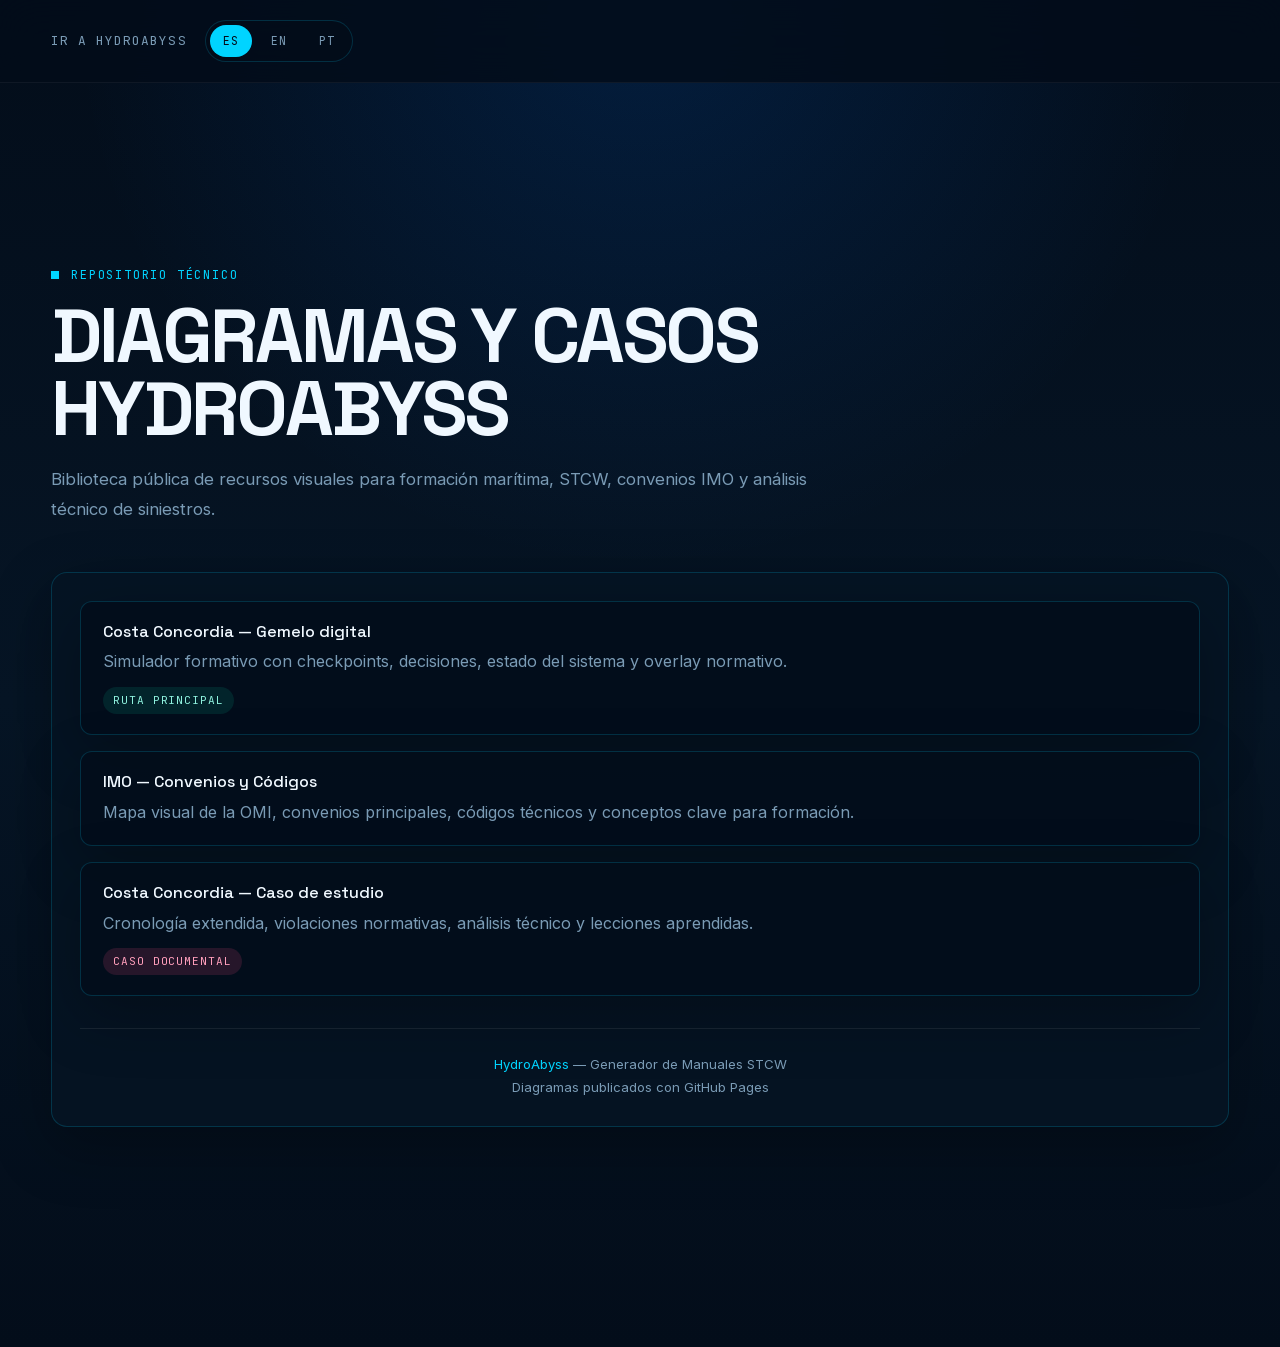
<file: index.html>
<!DOCTYPE html>
<html lang="es">
<head>
  <meta charset="UTF-8">
  <meta name="viewport" content="width=device-width, initial-scale=1.0">
  <title>HydroAbyss — Diagramas STCW</title>
  <link rel="stylesheet" href="assets/css/hydroabyss-core.css">
  <link rel="stylesheet" href="assets/css/diagramas.css">
</head>
<body>
  <nav class="nav">
    <div class="nav-stack">
      <div class="nav-links">
        <a href="https://hydroabyss.com" target="_blank" rel="noopener noreferrer">Ir a HydroAbyss</a>
      </div>
      <div class="lang-switch" aria-label="Selector de idioma">
        <a class="lang-link is-active" href="index.html" lang="es">ES</a>
        <a class="lang-link" href="en/index.html" lang="en">EN</a>
        <a class="lang-link" href="pt/index.html" lang="pt">PT</a>
      </div>
    </div>
  </nav>

  <main class="docs-page">
    <section class="section docs-hero">
      <div class="container">
        <span class="tag-telemetry docs-kicker">Repositorio técnico</span>
        <h1 class="title-display docs-title docs-title-wide">Diagramas y casos HydroAbyss</h1>
        <p class="body-copy docs-subtitle">
          Biblioteca pública de recursos visuales para formación marítima, STCW, convenios IMO y análisis técnico de siniestros.
        </p>
      </div>
    </section>

    <section class="section" style="padding-top:0;">
      <div class="container docs-shell">
        <div class="docs-panel">
          <div class="docs-link-grid">
            <a class="docs-link-card" href="casos/costa-concordia/">
              <span class="docs-link-card-title">Costa Concordia — Gemelo digital</span>
              <p>Simulador formativo con checkpoints, decisiones, estado del sistema y overlay normativo.</p>
              <span class="pill-tag is-primary">Ruta principal</span>
            </a>

            <a class="docs-link-card" href="IMO_Convenios_Codigos.html">
              <span class="docs-link-card-title">IMO — Convenios y Códigos</span>
              <p>Mapa visual de la OMI, convenios principales, códigos técnicos y conceptos clave para formación.</p>
            </a>

            <a class="docs-link-card" href="Costa_Concordia_Desastre.html">
              <span class="docs-link-card-title">Costa Concordia — Caso de estudio</span>
              <p>Cronología extendida, violaciones normativas, análisis técnico y lecciones aprendidas.</p>
              <span class="pill-tag is-danger">Caso documental</span>
            </a>
          </div>

          <div class="docs-footer">
            <a href="https://hydroabyss.com" target="_blank" rel="noopener noreferrer">HydroAbyss</a> — Generador de Manuales STCW<br>
            Diagramas publicados con GitHub Pages
          </div>
        </div>
      </div>
    </section>
  </main>
</body>
</html>
</file>
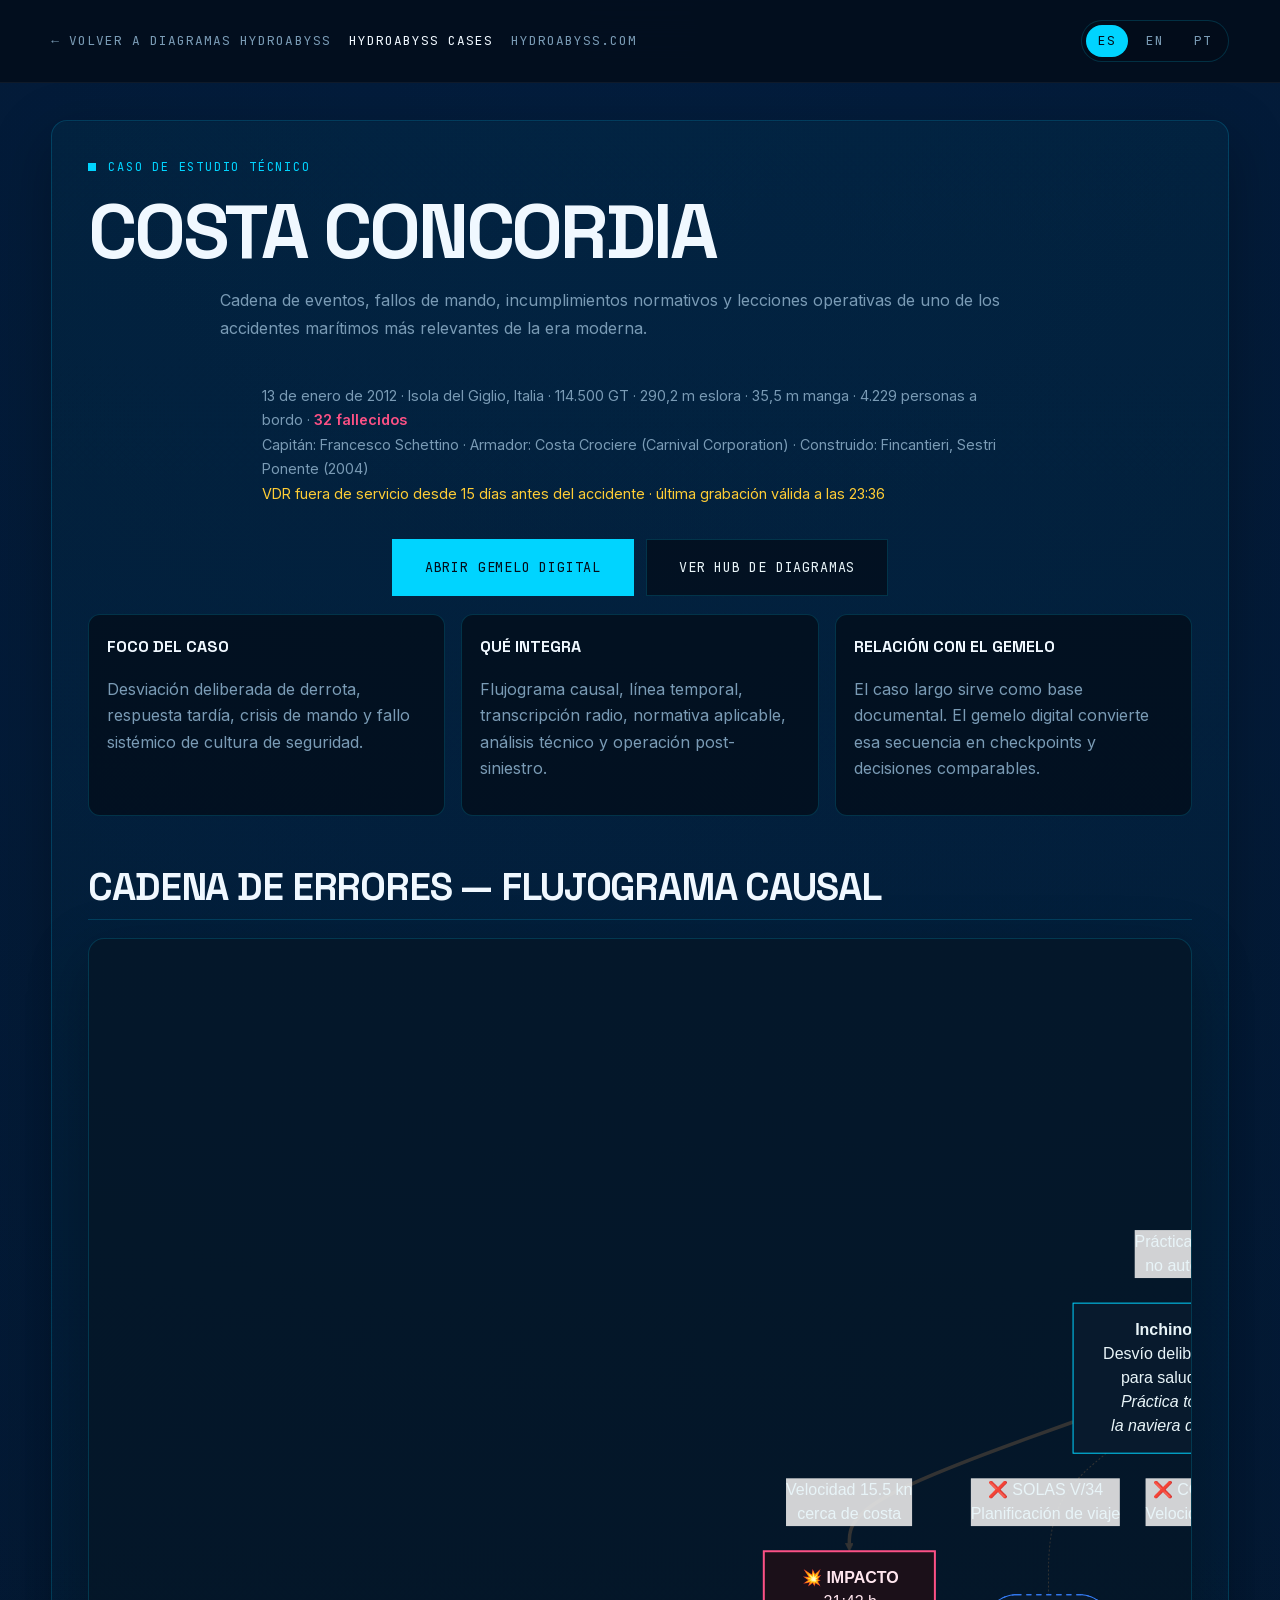
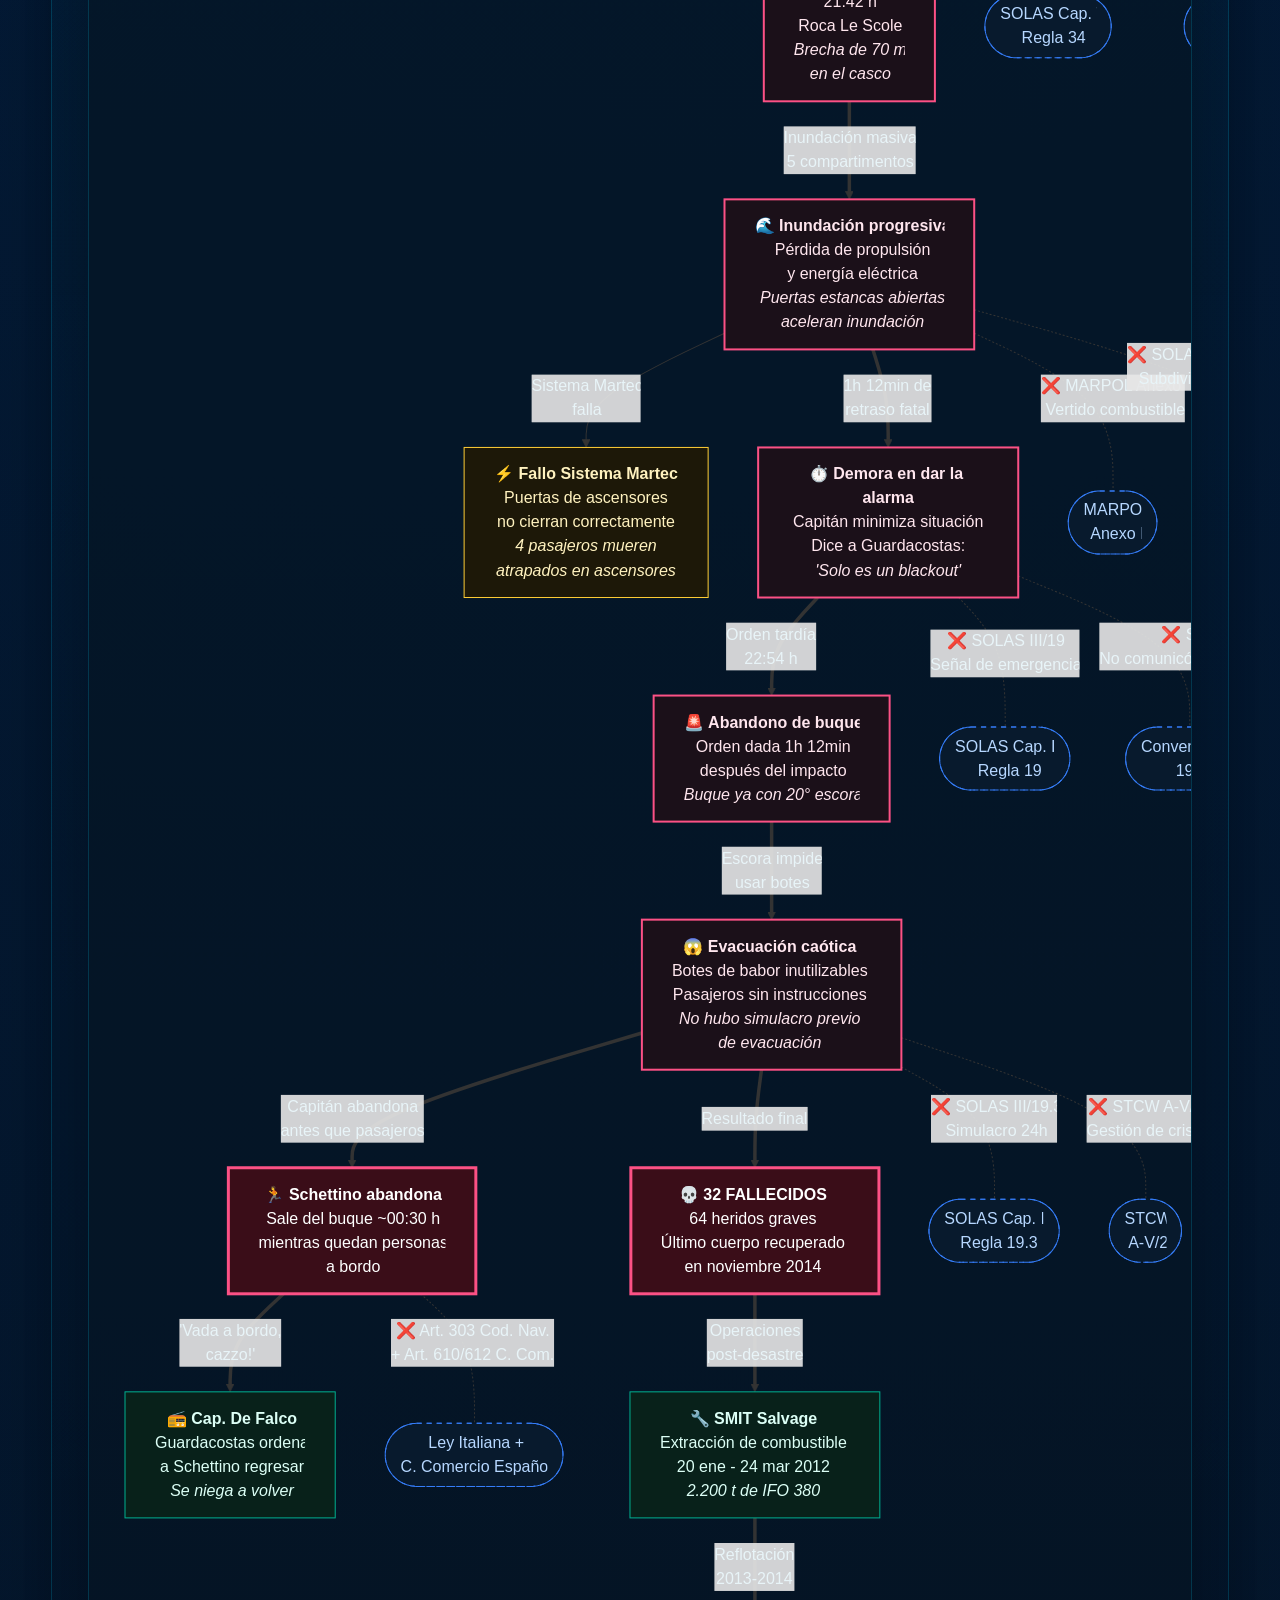
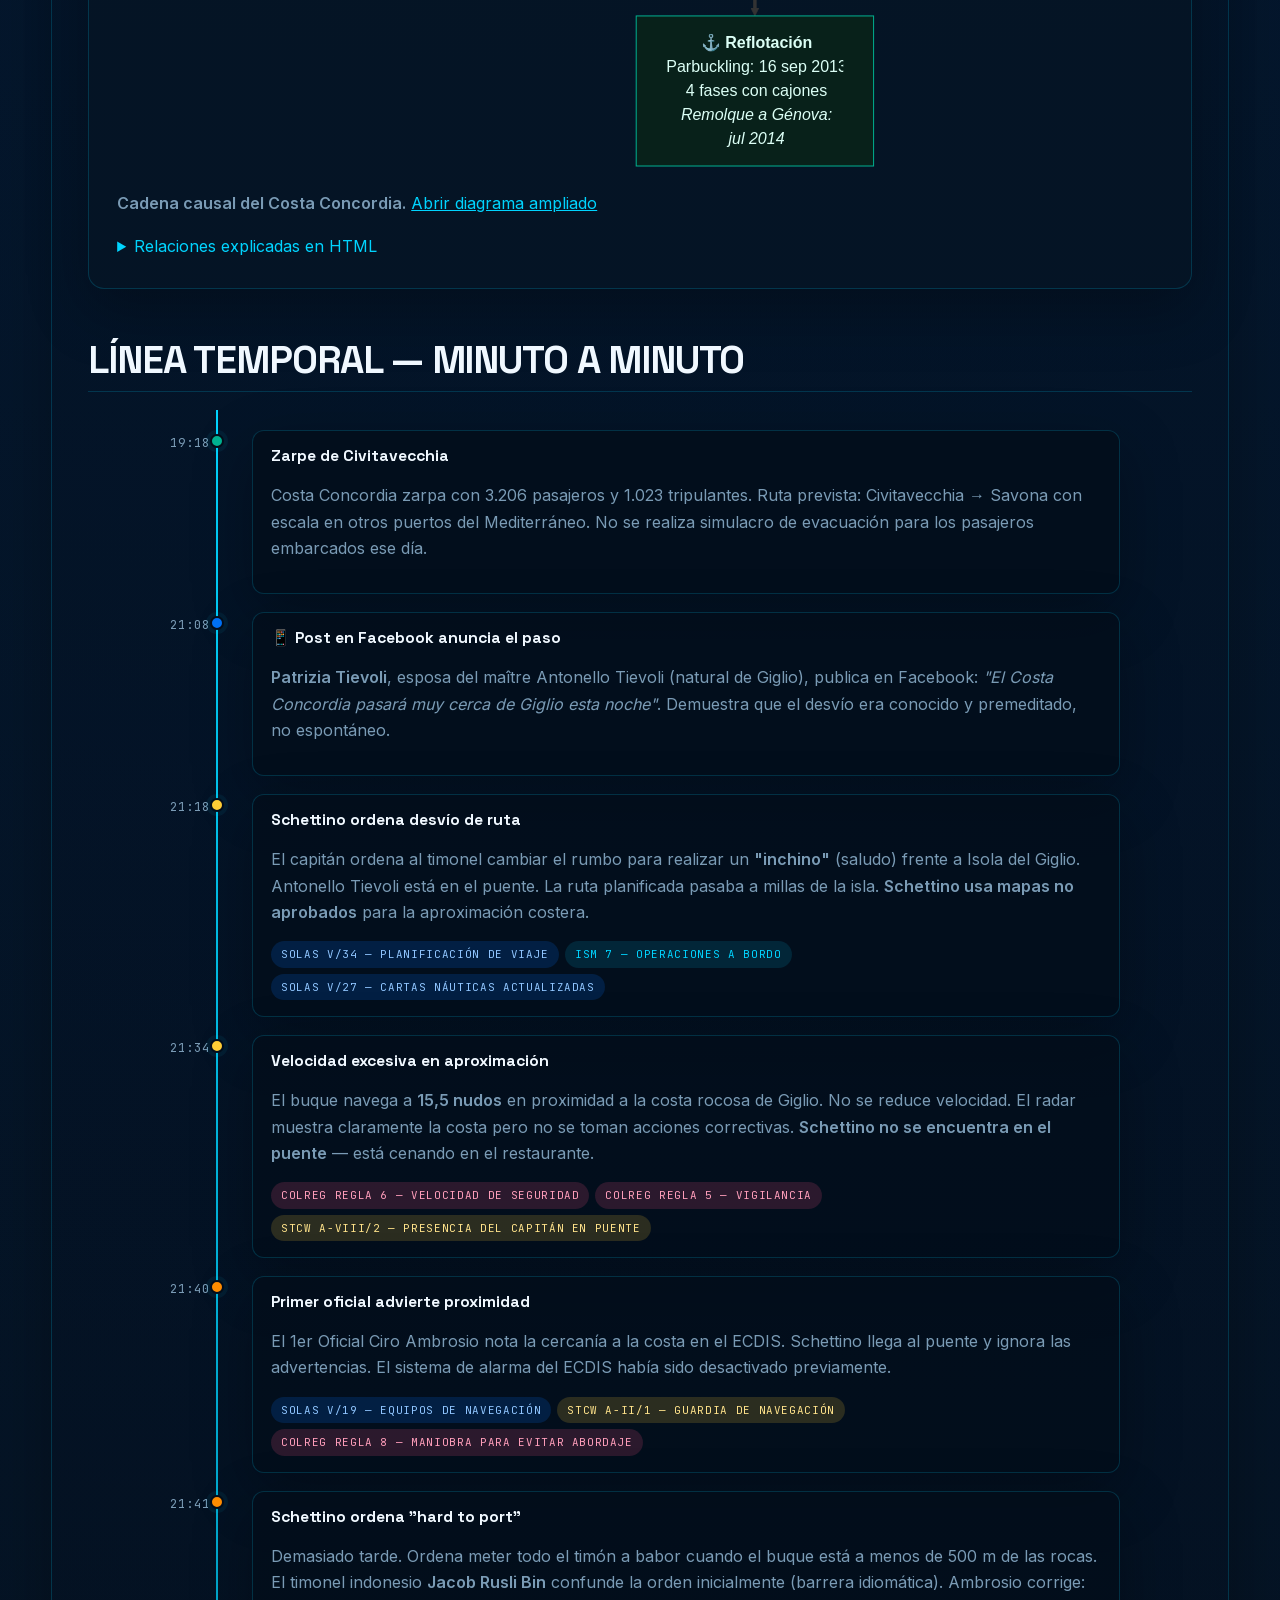
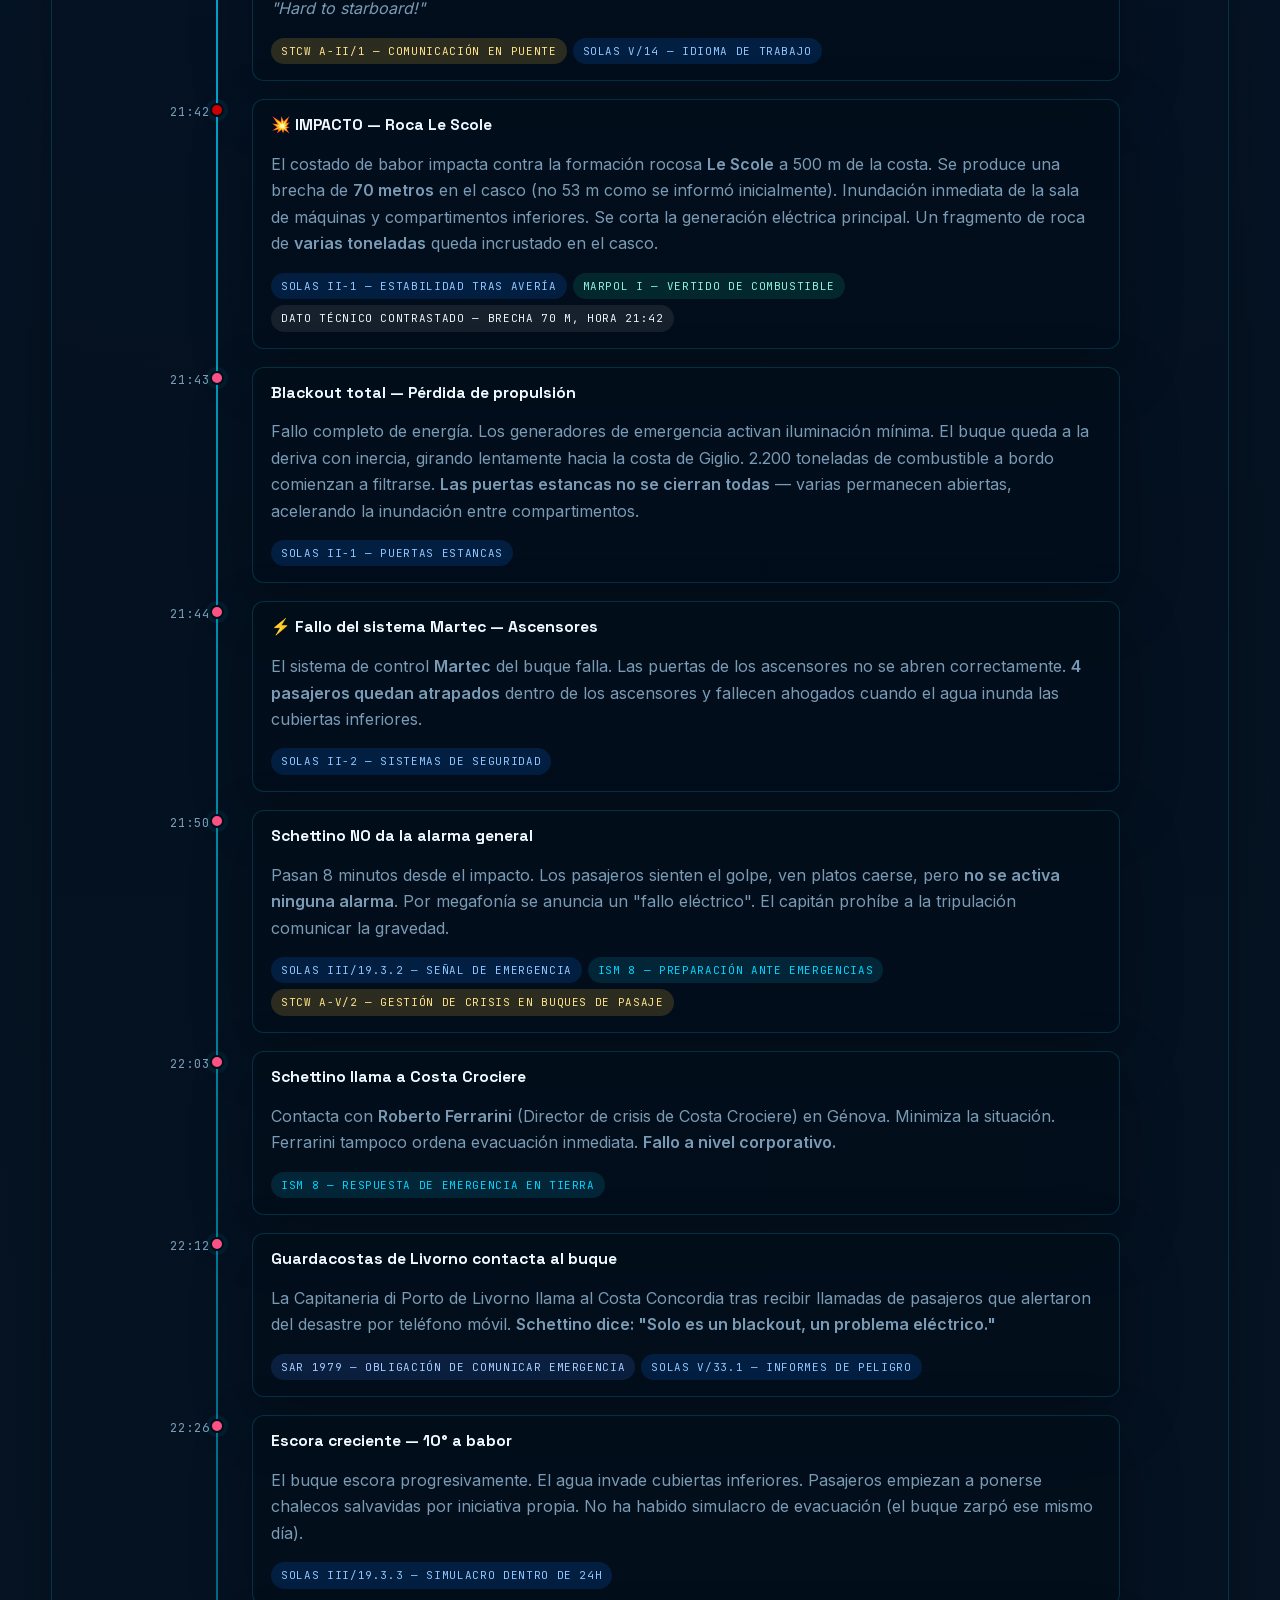
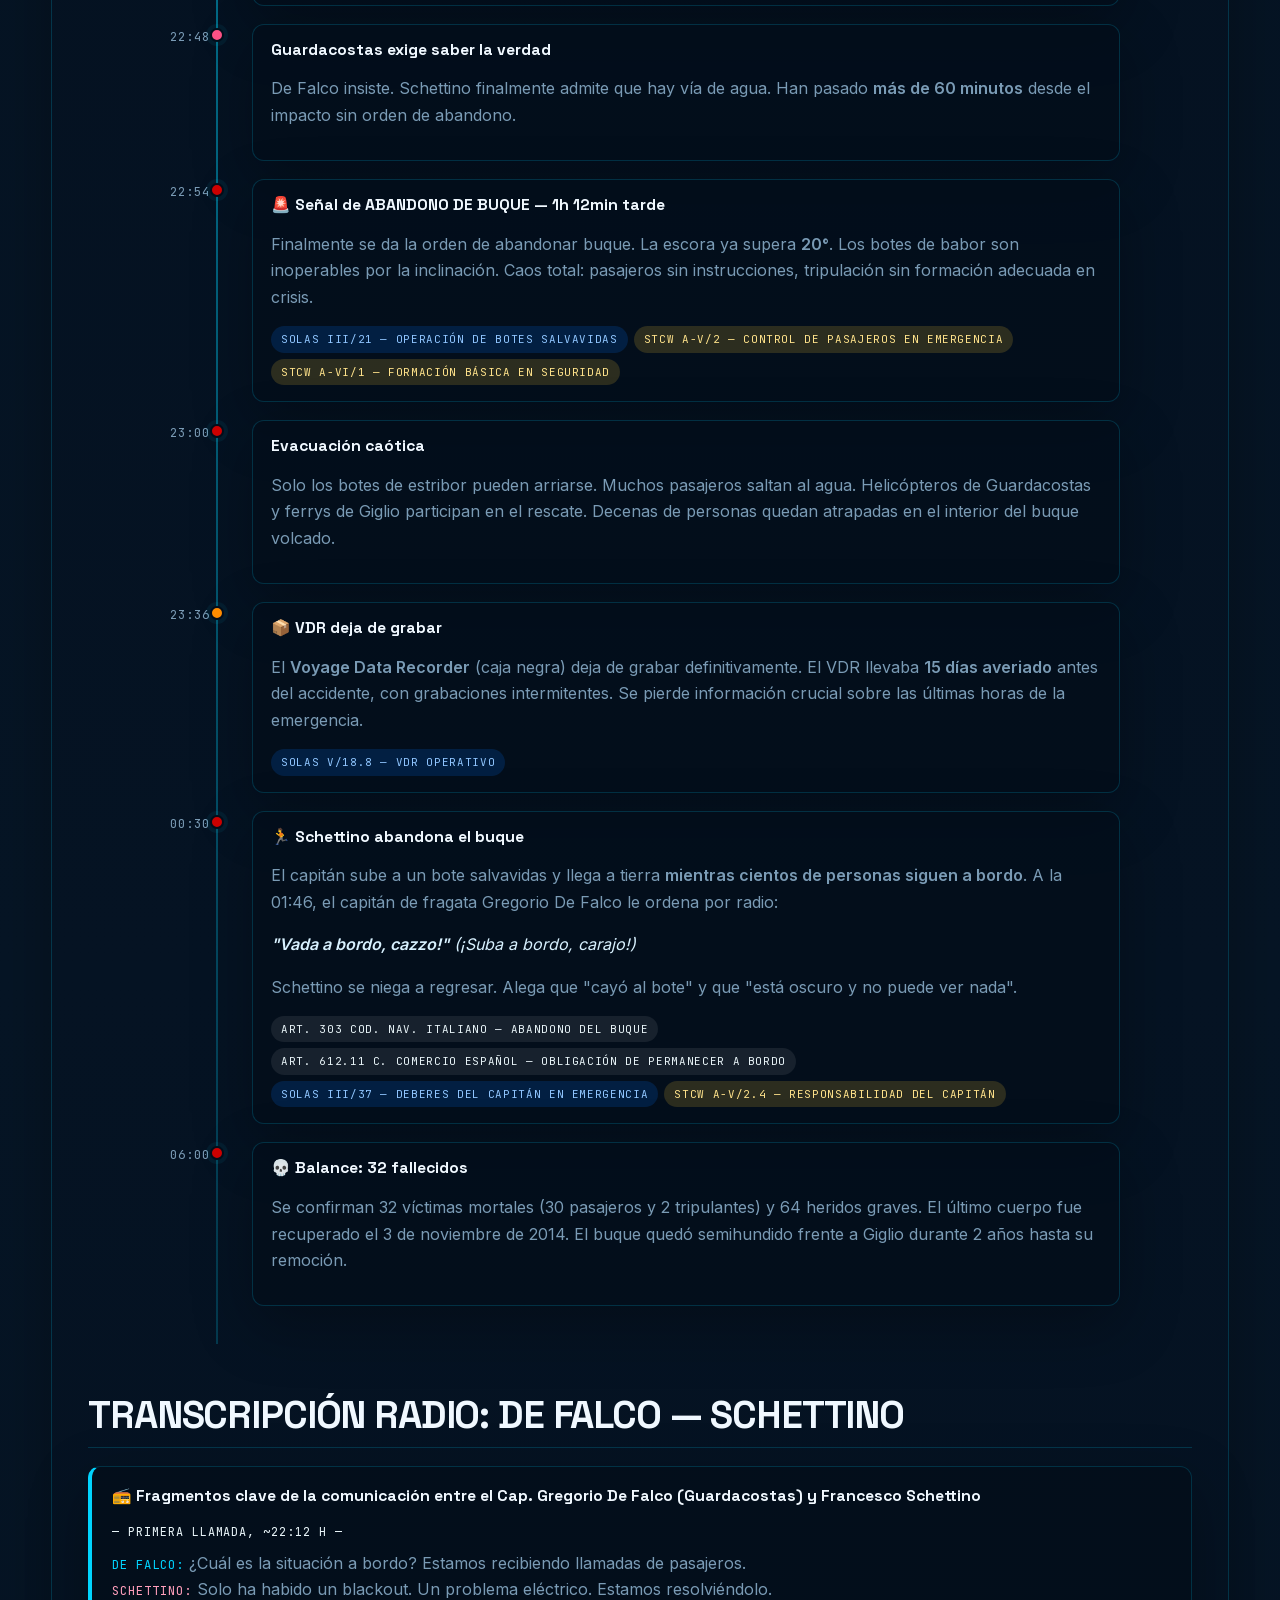
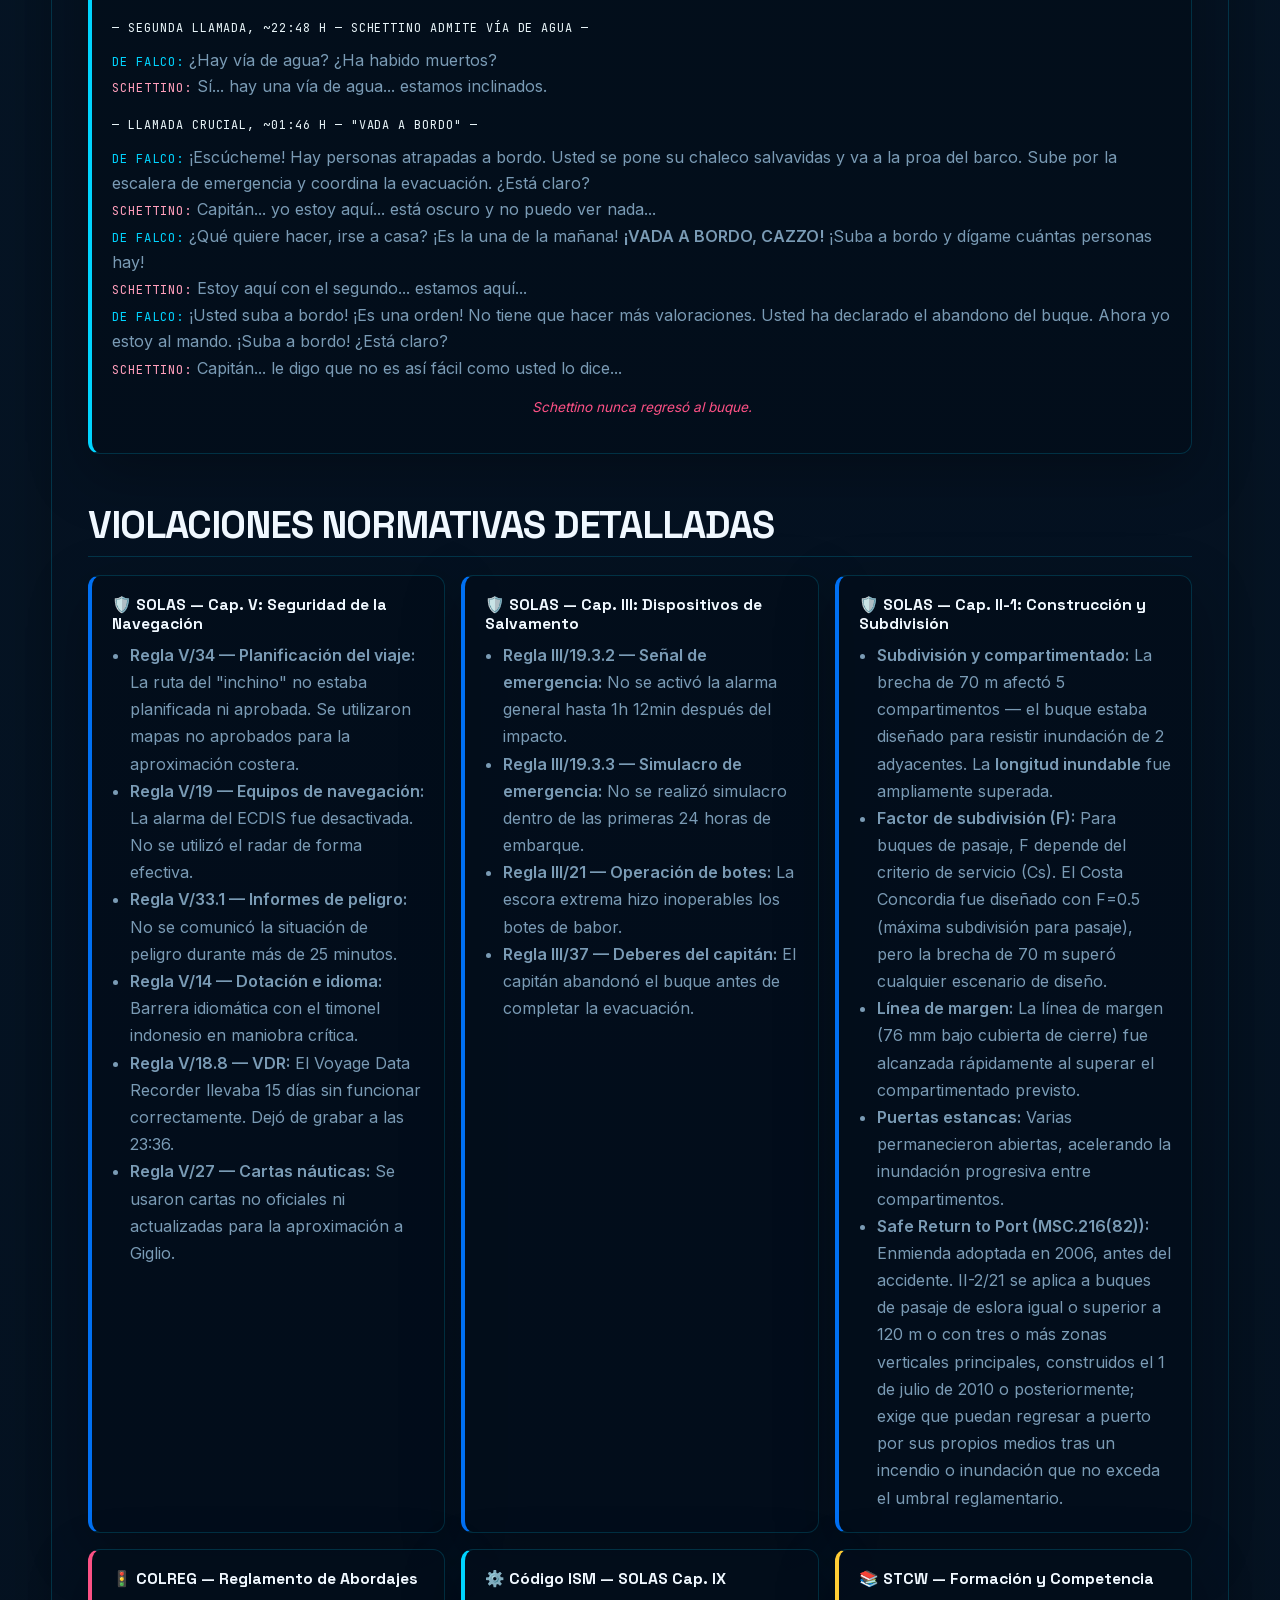
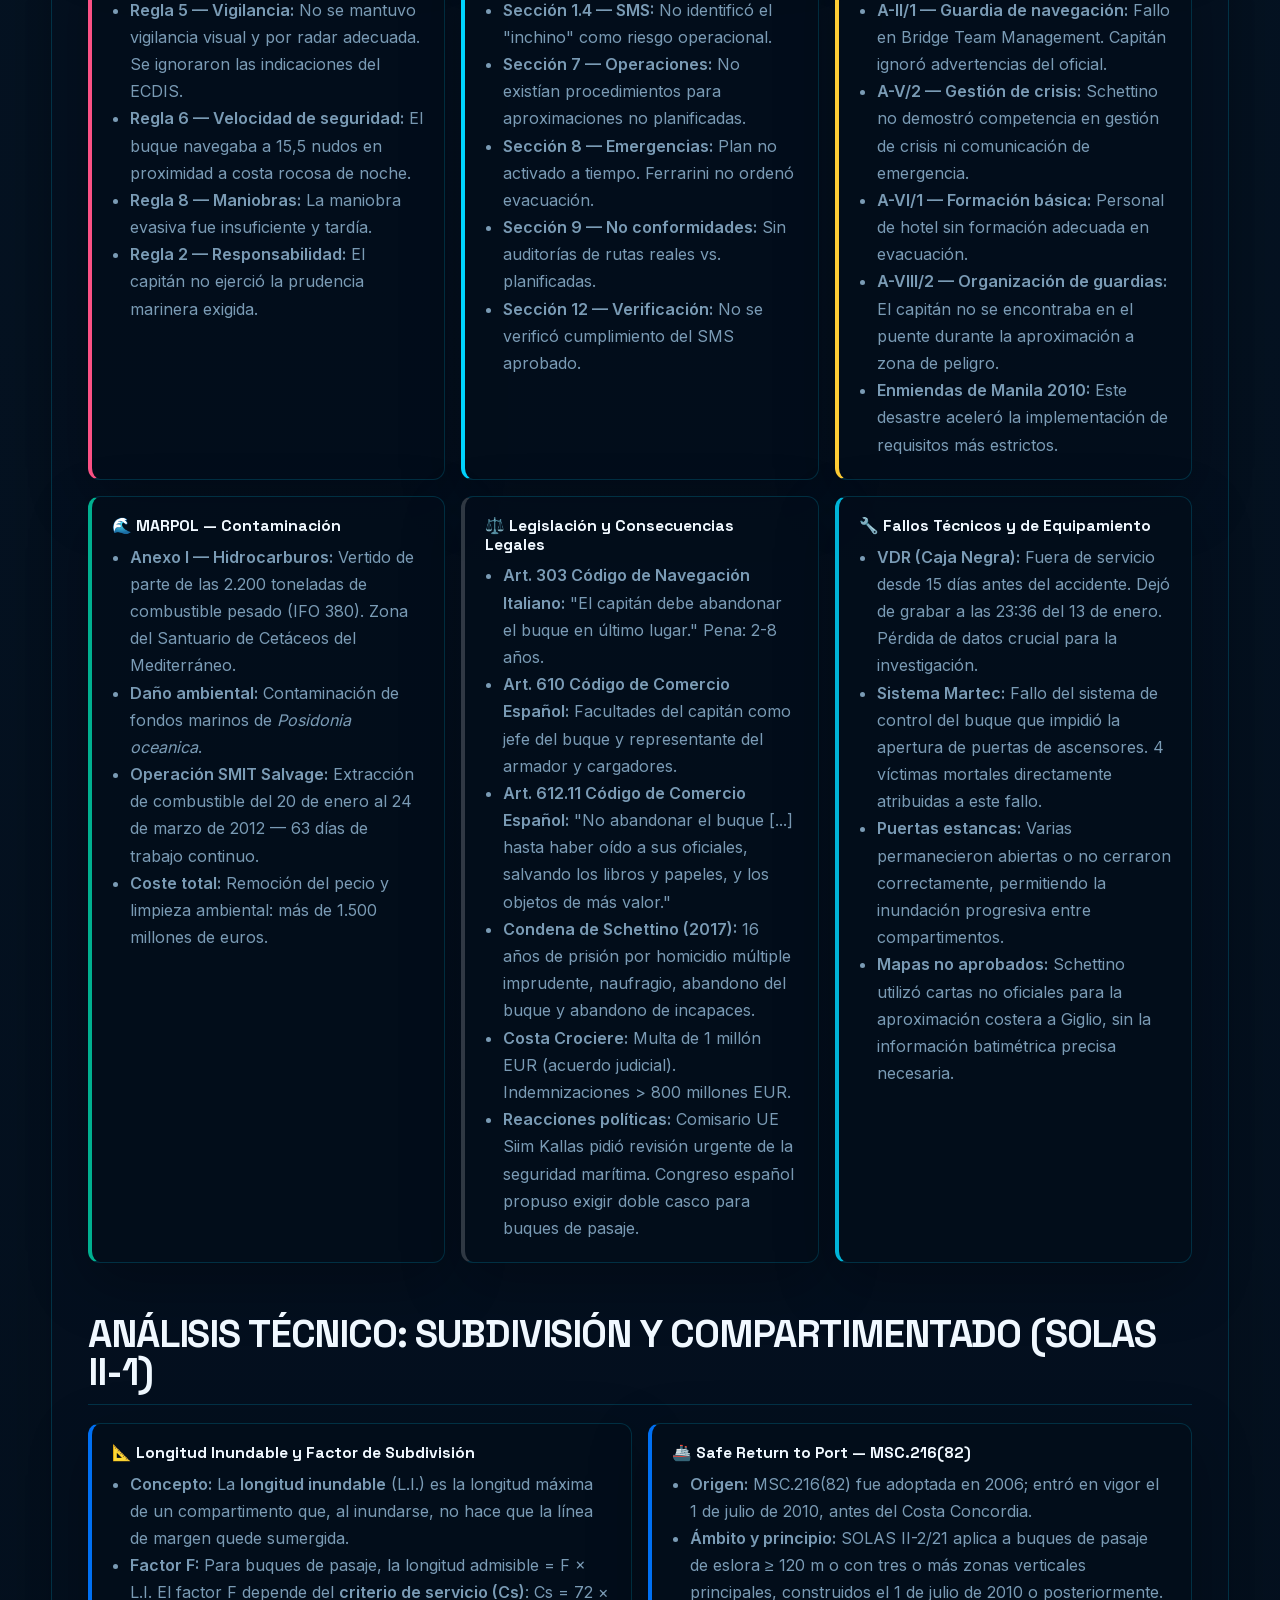
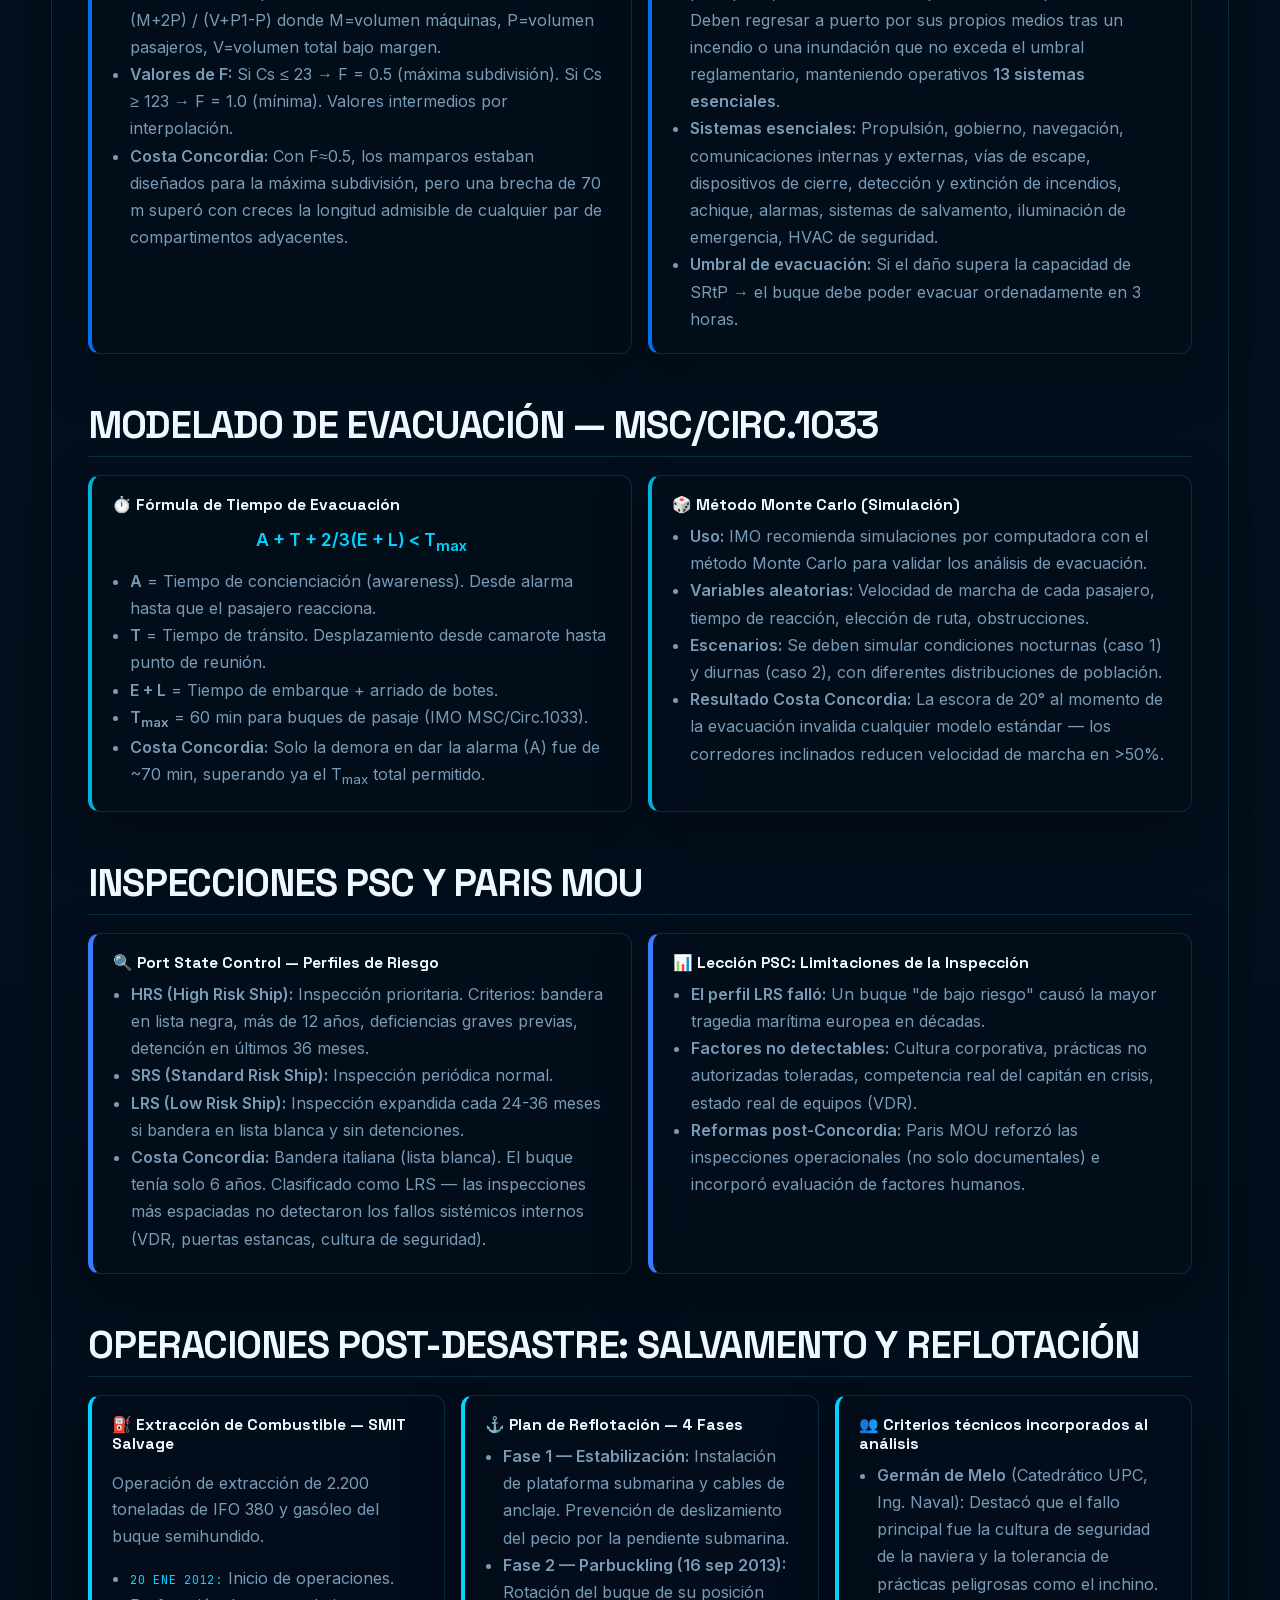
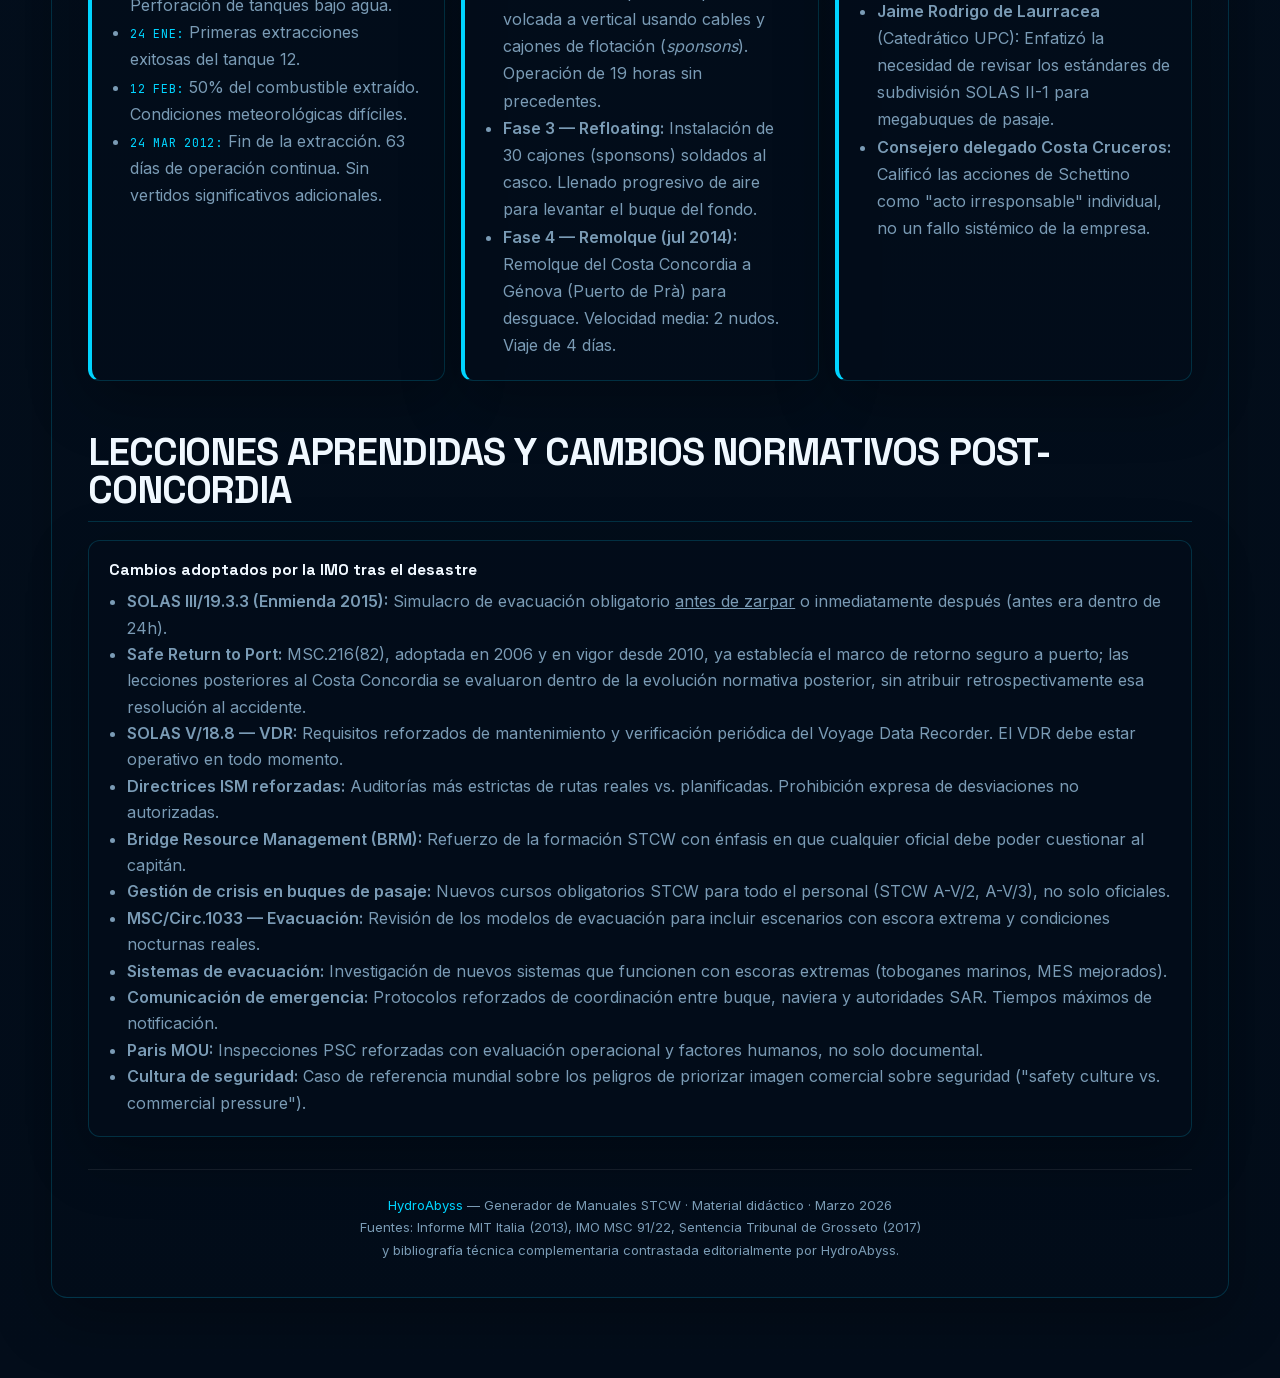
<file: Costa_Concordia_Desastre.html>
<!DOCTYPE html>
<html lang="es">
<head>
  <meta charset="UTF-8">
  <meta name="viewport" content="width=device-width, initial-scale=1.0">
  <title>Costa Concordia — Cadena de Eventos y Violaciones | HydroAbyss</title>
  <link rel="stylesheet" href="assets/css/hydroabyss-core.css">
  <link rel="stylesheet" href="assets/css/diagramas.css">
</head>
<body>

<nav class="top-nav">
  <div class="top-nav-stack">
    <a href="index.html">← Volver a Diagramas HydroAbyss</a>
    <span class="brand">HydroAbyss Cases</span>
    <a href="https://hydroabyss.com" target="_blank">hydroabyss.com</a>
  </div>
  <div class="lang-switch" aria-label="Selector de idioma">
    <a class="lang-link is-active" href="Costa_Concordia_Desastre.html" lang="es">ES</a>
    <a class="lang-link" href="en/Costa_Concordia_Desastre.html" lang="en">EN</a>
    <a class="lang-link" href="pt/Costa_Concordia_Desastre.html" lang="pt">PT</a>
  </div>
</nav>

<div class="main-container main-container-case">

<section class="concordia-hero">
  <span class="tag-telemetry">Caso de estudio técnico</span>
  <h1 class="title-display docs-title-wide">Costa Concordia</h1>
  <p class="subtitle body-copy">Cadena de eventos, fallos de mando, incumplimientos normativos y lecciones operativas de uno de los accidentes marítimos más relevantes de la era moderna.</p>
  <p class="datos-buque">
    13 de enero de 2012 · Isola del Giglio, Italia · 114.500 GT · 290,2 m eslora · 35,5 m manga · 4.229 personas a bordo · <b style="color:var(--danger)">32 fallecidos</b><br>
    Capitán: Francesco Schettino · Armador: Costa Crociere (Carnival Corporation) · Construido: Fincantieri, Sestri Ponente (2004)<br>
    <span style="color:var(--warning);">VDR fuera de servicio desde 15 días antes del accidente · última grabación válida a las 23:36</span>
  </p>
  <div class="concordia-action-row">
    <a class="btn-sharp btn-primary" href="casos/costa-concordia/">Abrir gemelo digital</a>
    <a class="btn-sharp btn-secondary-sharp" href="index.html">Ver hub de diagramas</a>
  </div>
  <div class="docs-note-grid concordia-note-grid">
    <article class="docs-note-card">
      <h3>Foco del caso</h3>
      <p>Desviación deliberada de derrota, respuesta tardía, crisis de mando y fallo sistémico de cultura de seguridad.</p>
    </article>
    <article class="docs-note-card">
      <h3>Qué integra</h3>
      <p>Flujograma causal, línea temporal, transcripción radio, normativa aplicable, análisis técnico y operación post-siniestro.</p>
    </article>
    <article class="docs-note-card">
      <h3>Relación con el gemelo</h3>
      <p>El caso largo sirve como base documental. El gemelo digital convierte esa secuencia en checkpoints y decisiones comparables.</p>
    </article>
  </div>
</section>

<!-- ═══════════════════════════════════════ -->
<!-- FLUJOGRAMA: CADENA DE ERRORES          -->
<!-- ═══════════════════════════════════════ -->

<h2 class="section-title">Cadena de Errores — Flujograma Causal</h2>

<div class="docs-panel diagram-shell" role="region" aria-label="Diagrama de la cadena causal del Costa Concordia" tabindex="0">
  <figure class="diagram-figure" style="--diagram-width: 2095px;">
    <img class="diagram-image" src="assets/diagrams/costa-es.svg" width="2095" height="2406" alt="Diagrama completo de la cadena causal: causas de raíz, desvío de derrota, impacto, inundación, retraso de alarma, abandono tardío, evacuación caótica, víctimas, salvamento y normativa relacionada.">
    <figcaption class="diagram-caption"><strong>Cadena causal del Costa Concordia.</strong> <a href="assets/diagrams/costa-es.svg" target="_blank" rel="noopener">Abrir diagrama ampliado</a></figcaption>
    <details class="diagram-alternative"><summary>Relaciones explicadas en HTML</summary><p>Las causas raíz incluyen el inchino tolerado, el liderazgo de puente, el sistema de gestión de Costa Crociere y fallos técnicos. El desvío conduce al impacto en Le Scole, la inundación y el blackout. El retraso en reconocer la emergencia conduce a una orden tardía de abandono, con escora, botes inutilizables y evacuación caótica. El diagrama vincula cada etapa con SOLAS, COLREG, ISM, STCW, SAR y MARPOL; las víctimas conducen a las operaciones de salvamento y reflotación.</p></details>
  </figure>
</div>

<!-- ═══════════════════════════════════════ -->
<!-- LÍNEA TEMPORAL DETALLADA               -->
<!-- ═══════════════════════════════════════ -->

<h2 class="section-title">Línea Temporal — Minuto a Minuto</h2>

<div class="timeline">

  <div class="event">
    <span class="time">19:18</span>
    <div class="dot dot-normal"></div>
    <div class="content border-normal">
      <h3>Zarpe de Civitavecchia</h3>
      <p>Costa Concordia zarpa con 3.206 pasajeros y 1.023 tripulantes. Ruta prevista: Civitavecchia → Savona con escala en otros puertos del Mediterráneo. No se realiza simulacro de evacuación para los pasajeros embarcados ese día.</p>
    </div>
  </div>

  <div class="event">
    <span class="time">21:08</span>
    <div class="dot dot-info"></div>
    <div class="content border-info">
      <h3>📱 Post en Facebook anuncia el paso</h3>
      <p><b>Patrizia Tievoli</b>, esposa del maître Antonello Tievoli (natural de Giglio), publica en Facebook: <i>"El Costa Concordia pasará muy cerca de Giglio esta noche"</i>. Demuestra que el desvío era conocido y premeditado, no espontáneo.</p>
    </div>
  </div>

  <div class="event">
    <span class="time">21:18</span>
    <div class="dot dot-warning"></div>
    <div class="content border-warning">
      <h3>Schettino ordena desvío de ruta</h3>
      <p>El capitán ordena al timonel cambiar el rumbo para realizar un <b>"inchino"</b> (saludo) frente a Isola del Giglio. Antonello Tievoli está en el puente. La ruta planificada pasaba a millas de la isla. <b>Schettino usa mapas no aprobados</b> para la aproximación costera.</p>
      <div class="violations">
        <span class="tag tag-solas">SOLAS V/34 — Planificación de viaje</span>
        <span class="tag tag-ism">ISM 7 — Operaciones a bordo</span>
        <span class="tag tag-solas">SOLAS V/27 — Cartas náuticas actualizadas</span>
      </div>
    </div>
  </div>

  <div class="event">
    <span class="time">21:34</span>
    <div class="dot dot-warning"></div>
    <div class="content border-warning">
      <h3>Velocidad excesiva en aproximación</h3>
      <p>El buque navega a <b>15,5 nudos</b> en proximidad a la costa rocosa de Giglio. No se reduce velocidad. El radar muestra claramente la costa pero no se toman acciones correctivas. <b>Schettino no se encuentra en el puente</b> — está cenando en el restaurante.</p>
      <div class="violations">
        <span class="tag tag-colreg">COLREG Regla 6 — Velocidad de seguridad</span>
        <span class="tag tag-colreg">COLREG Regla 5 — Vigilancia</span>
        <span class="tag tag-stcw">STCW A-VIII/2 — Presencia del capitán en puente</span>
      </div>
    </div>
  </div>

  <div class="event">
    <span class="time">21:40</span>
    <div class="dot dot-error"></div>
    <div class="content border-error">
      <h3>Primer oficial advierte proximidad</h3>
      <p>El 1er Oficial Ciro Ambrosio nota la cercanía a la costa en el ECDIS. Schettino llega al puente y ignora las advertencias. El sistema de alarma del ECDIS había sido desactivado previamente.</p>
      <div class="violations">
        <span class="tag tag-solas">SOLAS V/19 — Equipos de navegación</span>
        <span class="tag tag-stcw">STCW A-II/1 — Guardia de navegación</span>
        <span class="tag tag-colreg">COLREG Regla 8 — Maniobra para evitar abordaje</span>
      </div>
    </div>
  </div>

  <div class="event">
    <span class="time">21:41</span>
    <div class="dot dot-error"></div>
    <div class="content border-error">
      <h3>Schettino ordena "hard to port"</h3>
      <p>Demasiado tarde. Ordena meter todo el timón a babor cuando el buque está a menos de 500 m de las rocas. El timonel indonesio <b>Jacob Rusli Bin</b> confunde la orden inicialmente (barrera idiomática). Ambrosio corrige: <i>"Hard to starboard!"</i></p>
      <div class="violations">
        <span class="tag tag-stcw">STCW A-II/1 — Comunicación en puente</span>
        <span class="tag tag-solas">SOLAS V/14 — Idioma de trabajo</span>
      </div>
    </div>
  </div>

  <div class="event">
    <span class="time">21:42</span>
    <div class="dot dot-fatal"></div>
    <div class="content border-fatal">
      <h3>💥 IMPACTO — Roca Le Scole</h3>
      <p>El costado de babor impacta contra la formación rocosa <b>Le Scole</b> a 500 m de la costa. Se produce una brecha de <b>70 metros</b> en el casco (no 53 m como se informó inicialmente). Inundación inmediata de la sala de máquinas y compartimentos inferiores. Se corta la generación eléctrica principal. Un fragmento de roca de <b>varias toneladas</b> queda incrustado en el casco.</p>
      <div class="violations">
        <span class="tag tag-solas">SOLAS II-1 — Estabilidad tras avería</span>
        <span class="tag tag-marpol">MARPOL I — Vertido de combustible</span>
        <span class="tag tag-ley">Dato técnico contrastado — brecha 70 m, hora 21:42</span>
      </div>
    </div>
  </div>

  <div class="event">
    <span class="time">21:43</span>
    <div class="dot dot-critical"></div>
    <div class="content border-critical">
      <h3>Blackout total — Pérdida de propulsión</h3>
      <p>Fallo completo de energía. Los generadores de emergencia activan iluminación mínima. El buque queda a la deriva con inercia, girando lentamente hacia la costa de Giglio. 2.200 toneladas de combustible a bordo comienzan a filtrarse. <b>Las puertas estancas no se cierran todas</b> — varias permanecen abiertas, acelerando la inundación entre compartimentos.</p>
      <div class="violations">
        <span class="tag tag-solas">SOLAS II-1 — Puertas estancas</span>
      </div>
    </div>
  </div>

  <div class="event">
    <span class="time">21:44</span>
    <div class="dot dot-critical"></div>
    <div class="content border-critical">
      <h3>⚡ Fallo del sistema Martec — Ascensores</h3>
      <p>El sistema de control <b>Martec</b> del buque falla. Las puertas de los ascensores no se abren correctamente. <b>4 pasajeros quedan atrapados</b> dentro de los ascensores y fallecen ahogados cuando el agua inunda las cubiertas inferiores.</p>
      <div class="violations">
        <span class="tag tag-solas">SOLAS II-2 — Sistemas de seguridad</span>
      </div>
    </div>
  </div>

  <div class="event">
    <span class="time">21:50</span>
    <div class="dot dot-critical"></div>
    <div class="content border-critical">
      <h3>Schettino NO da la alarma general</h3>
      <p>Pasan 8 minutos desde el impacto. Los pasajeros sienten el golpe, ven platos caerse, pero <b>no se activa ninguna alarma</b>. Por megafonía se anuncia un "fallo eléctrico". El capitán prohíbe a la tripulación comunicar la gravedad.</p>
      <div class="violations">
        <span class="tag tag-solas">SOLAS III/19.3.2 — Señal de emergencia</span>
        <span class="tag tag-ism">ISM 8 — Preparación ante emergencias</span>
        <span class="tag tag-stcw">STCW A-V/2 — Gestión de crisis en buques de pasaje</span>
      </div>
    </div>
  </div>

  <div class="event">
    <span class="time">22:03</span>
    <div class="dot dot-critical"></div>
    <div class="content border-critical">
      <h3>Schettino llama a Costa Crociere</h3>
      <p>Contacta con <b>Roberto Ferrarini</b> (Director de crisis de Costa Crociere) en Génova. Minimiza la situación. Ferrarini tampoco ordena evacuación inmediata. <b>Fallo a nivel corporativo.</b></p>
      <div class="violations">
        <span class="tag tag-ism">ISM 8 — Respuesta de emergencia en tierra</span>
      </div>
    </div>
  </div>

  <div class="event">
    <span class="time">22:12</span>
    <div class="dot dot-critical"></div>
    <div class="content border-critical">
      <h3>Guardacostas de Livorno contacta al buque</h3>
      <p>La Capitaneria di Porto de Livorno llama al Costa Concordia tras recibir llamadas de pasajeros que alertaron del desastre por teléfono móvil. <b>Schettino dice: "Solo es un blackout, un problema eléctrico."</b></p>
      <div class="violations">
        <span class="tag tag-sar">SAR 1979 — Obligación de comunicar emergencia</span>
        <span class="tag tag-solas">SOLAS V/33.1 — Informes de peligro</span>
      </div>
    </div>
  </div>

  <div class="event">
    <span class="time">22:26</span>
    <div class="dot dot-critical"></div>
    <div class="content border-critical">
      <h3>Escora creciente — 10° a babor</h3>
      <p>El buque escora progresivamente. El agua invade cubiertas inferiores. Pasajeros empiezan a ponerse chalecos salvavidas por iniciativa propia. No ha habido simulacro de evacuación (el buque zarpó ese mismo día).</p>
      <div class="violations">
        <span class="tag tag-solas">SOLAS III/19.3.3 — Simulacro dentro de 24h</span>
      </div>
    </div>
  </div>

  <div class="event">
    <span class="time">22:48</span>
    <div class="dot dot-critical"></div>
    <div class="content border-critical">
      <h3>Guardacostas exige saber la verdad</h3>
      <p>De Falco insiste. Schettino finalmente admite que hay vía de agua. Han pasado <b>más de 60 minutos</b> desde el impacto sin orden de abandono.</p>
    </div>
  </div>

  <div class="event">
    <span class="time">22:54</span>
    <div class="dot dot-fatal"></div>
    <div class="content border-fatal">
      <h3>🚨 Señal de ABANDONO DE BUQUE — 1h 12min tarde</h3>
      <p>Finalmente se da la orden de abandonar buque. La escora ya supera <b>20°</b>. Los botes de babor son inoperables por la inclinación. Caos total: pasajeros sin instrucciones, tripulación sin formación adecuada en crisis.</p>
      <div class="violations">
        <span class="tag tag-solas">SOLAS III/21 — Operación de botes salvavidas</span>
        <span class="tag tag-stcw">STCW A-V/2 — Control de pasajeros en emergencia</span>
        <span class="tag tag-stcw">STCW A-VI/1 — Formación básica en seguridad</span>
      </div>
    </div>
  </div>

  <div class="event">
    <span class="time">23:00</span>
    <div class="dot dot-fatal"></div>
    <div class="content border-fatal">
      <h3>Evacuación caótica</h3>
      <p>Solo los botes de estribor pueden arriarse. Muchos pasajeros saltan al agua. Helicópteros de Guardacostas y ferrys de Giglio participan en el rescate. Decenas de personas quedan atrapadas en el interior del buque volcado.</p>
    </div>
  </div>

  <div class="event">
    <span class="time">23:36</span>
    <div class="dot dot-error"></div>
    <div class="content border-error">
      <h3>📦 VDR deja de grabar</h3>
      <p>El <b>Voyage Data Recorder</b> (caja negra) deja de grabar definitivamente. El VDR llevaba <b>15 días averiado</b> antes del accidente, con grabaciones intermitentes. Se pierde información crucial sobre las últimas horas de la emergencia.</p>
      <div class="violations">
        <span class="tag tag-solas">SOLAS V/18.8 — VDR operativo</span>
      </div>
    </div>
  </div>

  <div class="event">
    <span class="time">00:30</span>
    <div class="dot dot-fatal"></div>
    <div class="content border-fatal">
      <h3>🏃 Schettino abandona el buque</h3>
      <p>El capitán sube a un bote salvavidas y llega a tierra <b>mientras cientos de personas siguen a bordo</b>. A la 01:46, el capitán de fragata Gregorio De Falco le ordena por radio:</p>
      <p style="color:var(--meteorite-light); font-size:1rem; margin-top:8px; font-style:italic;"><b>"Vada a bordo, cazzo!"</b> (¡Suba a bordo, carajo!)</p>
      <p style="margin-top:4px;">Schettino se niega a regresar. Alega que "cayó al bote" y que "está oscuro y no puede ver nada".</p>
      <div class="violations">
        <span class="tag tag-ley">Art. 303 Cod. Nav. Italiano — Abandono del buque</span>
        <span class="tag tag-ley">Art. 612.11 C. Comercio Español — Obligación de permanecer a bordo</span>
        <span class="tag tag-solas">SOLAS III/37 — Deberes del capitán en emergencia</span>
        <span class="tag tag-stcw">STCW A-V/2.4 — Responsabilidad del capitán</span>
      </div>
    </div>
  </div>

  <div class="event">
    <span class="time">06:00</span>
    <div class="dot dot-fatal"></div>
    <div class="content border-fatal">
      <h3>💀 Balance: 32 fallecidos</h3>
      <p>Se confirman 32 víctimas mortales (30 pasajeros y 2 tripulantes) y 64 heridos graves. El último cuerpo fue recuperado el 3 de noviembre de 2014. El buque quedó semihundido frente a Giglio durante 2 años hasta su remoción.</p>
    </div>
  </div>

</div>

<!-- ═══════════════════════════════════════ -->
<!-- TRANSCRIPCIÓN DE FALCO - SCHETTINO     -->
<!-- ═══════════════════════════════════════ -->

<h2 class="section-title">Transcripción Radio: De Falco — Schettino</h2>

<div class="transcript">
  <h3>📻 Fragmentos clave de la comunicación entre el Cap. Gregorio De Falco (Guardacostas) y Francesco Schettino</h3>

  <p class="stage">— Primera llamada, ~22:12 h —</p>

  <div class="line">
    <span class="speaker defalco">DE FALCO:</span>
    <span class="text"> ¿Cuál es la situación a bordo? Estamos recibiendo llamadas de pasajeros.</span>
  </div>
  <div class="line">
    <span class="speaker schettino">SCHETTINO:</span>
    <span class="text"> Solo ha habido un blackout. Un problema eléctrico. Estamos resolviéndolo.</span>
  </div>

  <p class="stage">— Segunda llamada, ~22:48 h — Schettino admite vía de agua —</p>

  <div class="line">
    <span class="speaker defalco">DE FALCO:</span>
    <span class="text"> ¿Hay vía de agua? ¿Ha habido muertos?</span>
  </div>
  <div class="line">
    <span class="speaker schettino">SCHETTINO:</span>
    <span class="text"> Sí... hay una vía de agua... estamos inclinados.</span>
  </div>

  <p class="stage">— Llamada crucial, ~01:46 h — "Vada a bordo" —</p>

  <div class="line">
    <span class="speaker defalco">DE FALCO:</span>
    <span class="text"> ¡Escúcheme! Hay personas atrapadas a bordo. Usted se pone su chaleco salvavidas y va a la proa del barco. Sube por la escalera de emergencia y coordina la evacuación. ¿Está claro?</span>
  </div>
  <div class="line">
    <span class="speaker schettino">SCHETTINO:</span>
    <span class="text"> Capitán... yo estoy aquí... está oscuro y no puedo ver nada...</span>
  </div>
  <div class="line">
    <span class="speaker defalco">DE FALCO:</span>
    <span class="text"> ¿Qué quiere hacer, irse a casa? ¡Es la una de la mañana! <b>¡VADA A BORDO, CAZZO!</b> ¡Suba a bordo y dígame cuántas personas hay!</span>
  </div>
  <div class="line">
    <span class="speaker schettino">SCHETTINO:</span>
    <span class="text"> Estoy aquí con el segundo... estamos aquí...</span>
  </div>
  <div class="line">
    <span class="speaker defalco">DE FALCO:</span>
    <span class="text"> ¡Usted suba a bordo! ¡Es una orden! No tiene que hacer más valoraciones. Usted ha declarado el abandono del buque. Ahora yo estoy al mando. ¡Suba a bordo! ¿Está claro?</span>
  </div>
  <div class="line">
    <span class="speaker schettino">SCHETTINO:</span>
    <span class="text"> Capitán... le digo que no es así fácil como usted lo dice...</span>
  </div>

  <p style="color:var(--danger); margin-top:15px; font-size:0.85rem; text-align:center;"><i>Schettino nunca regresó al buque.</i></p>
</div>

<!-- ═══════════════════════════════════════ -->
<!-- VIOLACIONES DETALLADAS                 -->
<!-- ═══════════════════════════════════════ -->

<h2 class="section-title">Violaciones Normativas Detalladas</h2>

<div class="violations-grid">

  <div class="v-card vc-solas">
    <h3>🛡️ SOLAS — Cap. V: Seguridad de la Navegación</h3>
    <ul>
      <li><b>Regla V/34 — Planificación del viaje:</b> La ruta del "inchino" no estaba planificada ni aprobada. Se utilizaron mapas no aprobados para la aproximación costera.</li>
      <li><b>Regla V/19 — Equipos de navegación:</b> La alarma del ECDIS fue desactivada. No se utilizó el radar de forma efectiva.</li>
      <li><b>Regla V/33.1 — Informes de peligro:</b> No se comunicó la situación de peligro durante más de 25 minutos.</li>
      <li><b>Regla V/14 — Dotación e idioma:</b> Barrera idiomática con el timonel indonesio en maniobra crítica.</li>
      <li><b>Regla V/18.8 — VDR:</b> El Voyage Data Recorder llevaba 15 días sin funcionar correctamente. Dejó de grabar a las 23:36.</li>
      <li><b>Regla V/27 — Cartas náuticas:</b> Se usaron cartas no oficiales ni actualizadas para la aproximación a Giglio.</li>
    </ul>
  </div>

  <div class="v-card vc-solas">
    <h3>🛡️ SOLAS — Cap. III: Dispositivos de Salvamento</h3>
    <ul>
      <li><b>Regla III/19.3.2 — Señal de emergencia:</b> No se activó la alarma general hasta 1h 12min después del impacto.</li>
      <li><b>Regla III/19.3.3 — Simulacro de emergencia:</b> No se realizó simulacro dentro de las primeras 24 horas de embarque.</li>
      <li><b>Regla III/21 — Operación de botes:</b> La escora extrema hizo inoperables los botes de babor.</li>
      <li><b>Regla III/37 — Deberes del capitán:</b> El capitán abandonó el buque antes de completar la evacuación.</li>
    </ul>
  </div>

  <div class="v-card vc-solas">
    <h3>🛡️ SOLAS — Cap. II-1: Construcción y Subdivisión</h3>
    <ul>
      <li><b>Subdivisión y compartimentado:</b> La brecha de 70 m afectó 5 compartimentos — el buque estaba diseñado para resistir inundación de 2 adyacentes. La <b>longitud inundable</b> fue ampliamente superada.</li>
      <li><b>Factor de subdivisión (F):</b> Para buques de pasaje, F depende del criterio de servicio (Cs). El Costa Concordia fue diseñado con F=0.5 (máxima subdivisión para pasaje), pero la brecha de 70 m superó cualquier escenario de diseño.</li>
      <li><b>Línea de margen:</b> La línea de margen (76 mm bajo cubierta de cierre) fue alcanzada rápidamente al superar el compartimentado previsto.</li>
      <li><b>Puertas estancas:</b> Varias permanecieron abiertas, acelerando la inundación progresiva entre compartimentos.</li>
      <li><b>Safe Return to Port (MSC.216(82)):</b> Enmienda adoptada en 2006, antes del accidente. II-2/21 se aplica a buques de pasaje de eslora igual o superior a 120 m o con tres o más zonas verticales principales, construidos el 1 de julio de 2010 o posteriormente; exige que puedan regresar a puerto por sus propios medios tras un incendio o inundación que no exceda el umbral reglamentario.</li>
    </ul>
  </div>

  <div class="v-card vc-colreg">
    <h3>🚦 COLREG — Reglamento de Abordajes</h3>
    <ul>
      <li><b>Regla 5 — Vigilancia:</b> No se mantuvo vigilancia visual y por radar adecuada. Se ignoraron las indicaciones del ECDIS.</li>
      <li><b>Regla 6 — Velocidad de seguridad:</b> El buque navegaba a 15,5 nudos en proximidad a costa rocosa de noche.</li>
      <li><b>Regla 8 — Maniobras:</b> La maniobra evasiva fue insuficiente y tardía.</li>
      <li><b>Regla 2 — Responsabilidad:</b> El capitán no ejerció la prudencia marinera exigida.</li>
    </ul>
  </div>

  <div class="v-card vc-ism">
    <h3>⚙️ Código ISM — SOLAS Cap. IX</h3>
    <ul>
      <li><b>Sección 1.4 — SMS:</b> No identificó el "inchino" como riesgo operacional.</li>
      <li><b>Sección 7 — Operaciones:</b> No existían procedimientos para aproximaciones no planificadas.</li>
      <li><b>Sección 8 — Emergencias:</b> Plan no activado a tiempo. Ferrarini no ordenó evacuación.</li>
      <li><b>Sección 9 — No conformidades:</b> Sin auditorías de rutas reales vs. planificadas.</li>
      <li><b>Sección 12 — Verificación:</b> No se verificó cumplimiento del SMS aprobado.</li>
    </ul>
  </div>

  <div class="v-card vc-stcw">
    <h3>📚 STCW — Formación y Competencia</h3>
    <ul>
      <li><b>A-II/1 — Guardia de navegación:</b> Fallo en Bridge Team Management. Capitán ignoró advertencias del oficial.</li>
      <li><b>A-V/2 — Gestión de crisis:</b> Schettino no demostró competencia en gestión de crisis ni comunicación de emergencia.</li>
      <li><b>A-VI/1 — Formación básica:</b> Personal de hotel sin formación adecuada en evacuación.</li>
      <li><b>A-VIII/2 — Organización de guardias:</b> El capitán no se encontraba en el puente durante la aproximación a zona de peligro.</li>
      <li><b>Enmiendas de Manila 2010:</b> Este desastre aceleró la implementación de requisitos más estrictos.</li>
    </ul>
  </div>

  <div class="v-card vc-marpol">
    <h3>🌊 MARPOL — Contaminación</h3>
    <ul>
      <li><b>Anexo I — Hidrocarburos:</b> Vertido de parte de las 2.200 toneladas de combustible pesado (IFO 380). Zona del Santuario de Cetáceos del Mediterráneo.</li>
      <li><b>Daño ambiental:</b> Contaminación de fondos marinos de <i>Posidonia oceanica</i>.</li>
      <li><b>Operación SMIT Salvage:</b> Extracción de combustible del 20 de enero al 24 de marzo de 2012 — 63 días de trabajo continuo.</li>
      <li><b>Coste total:</b> Remoción del pecio y limpieza ambiental: más de 1.500 millones de euros.</li>
    </ul>
  </div>

  <div class="v-card vc-ley">
    <h3>⚖️ Legislación y Consecuencias Legales</h3>
    <ul>
      <li><b>Art. 303 Código de Navegación Italiano:</b> "El capitán debe abandonar el buque en último lugar." Pena: 2-8 años.</li>
      <li><b>Art. 610 Código de Comercio Español:</b> Facultades del capitán como jefe del buque y representante del armador y cargadores.</li>
      <li><b>Art. 612.11 Código de Comercio Español:</b> "No abandonar el buque [...] hasta haber oído a sus oficiales, salvando los libros y papeles, y los objetos de más valor."</li>
      <li><b>Condena de Schettino (2017):</b> 16 años de prisión por homicidio múltiple imprudente, naufragio, abandono del buque y abandono de incapaces.</li>
      <li><b>Costa Crociere:</b> Multa de 1 millón EUR (acuerdo judicial). Indemnizaciones &gt; 800 millones EUR.</li>
      <li><b>Reacciones políticas:</b> Comisario UE Siim Kallas pidió revisión urgente de la seguridad marítima. Congreso español propuso exigir doble casco para buques de pasaje.</li>
    </ul>
  </div>

  <div class="v-card vc-tecnico">
    <h3>🔧 Fallos Técnicos y de Equipamiento</h3>
    <ul>
      <li><b>VDR (Caja Negra):</b> Fuera de servicio desde 15 días antes del accidente. Dejó de grabar a las 23:36 del 13 de enero. Pérdida de datos crucial para la investigación.</li>
      <li><b>Sistema Martec:</b> Fallo del sistema de control del buque que impidió la apertura de puertas de ascensores. 4 víctimas mortales directamente atribuidas a este fallo.</li>
      <li><b>Puertas estancas:</b> Varias permanecieron abiertas o no cerraron correctamente, permitiendo la inundación progresiva entre compartimentos.</li>
      <li><b>Mapas no aprobados:</b> Schettino utilizó cartas no oficiales para la aproximación costera a Giglio, sin la información batimétrica precisa necesaria.</li>
    </ul>
  </div>

</div>

<!-- ═══════════════════════════════════════ -->
<!-- ANÁLISIS TÉCNICO: SUBDIVISIÓN          -->
<!-- ═══════════════════════════════════════ -->

<h2 class="section-title">Análisis Técnico: Subdivisión y Compartimentado (SOLAS II-1)</h2>

<div class="violations-grid">

  <div class="v-card vc-solas">
    <h3>📐 Longitud Inundable y Factor de Subdivisión</h3>
    <ul>
      <li><b>Concepto:</b> La <b>longitud inundable</b> (L.I.) es la longitud máxima de un compartimento que, al inundarse, no hace que la línea de margen quede sumergida.</li>
      <li><b>Factor F:</b> Para buques de pasaje, la longitud admisible = F × L.I. El factor F depende del <b>criterio de servicio (Cs)</b>: Cs = 72 × (M+2P) / (V+P1-P) donde M=volumen máquinas, P=volumen pasajeros, V=volumen total bajo margen.</li>
      <li><b>Valores de F:</b> Si Cs ≤ 23 → F = 0.5 (máxima subdivisión). Si Cs ≥ 123 → F = 1.0 (mínima). Valores intermedios por interpolación.</li>
      <li><b>Costa Concordia:</b> Con F≈0.5, los mamparos estaban diseñados para la máxima subdivisión, pero una brecha de 70 m superó con creces la longitud admisible de cualquier par de compartimentos adyacentes.</li>
    </ul>
  </div>

  <div class="v-card vc-solas">
    <h3>🚢 Safe Return to Port — MSC.216(82)</h3>
    <ul>
      <li><b>Origen:</b> MSC.216(82) fue adoptada en 2006; entró en vigor el 1 de julio de 2010, antes del Costa Concordia.</li>
      <li><b>Ámbito y principio:</b> SOLAS II-2/21 aplica a buques de pasaje de eslora ≥ 120 m o con tres o más zonas verticales principales, construidos el 1 de julio de 2010 o posteriormente. Deben regresar a puerto por sus propios medios tras un incendio o una inundación que no exceda el umbral reglamentario, manteniendo operativos <b>13 sistemas esenciales</b>.</li>
      <li><b>Sistemas esenciales:</b> Propulsión, gobierno, navegación, comunicaciones internas y externas, vías de escape, dispositivos de cierre, detección y extinción de incendios, achique, alarmas, sistemas de salvamento, iluminación de emergencia, HVAC de seguridad.</li>
      <li><b>Umbral de evacuación:</b> Si el daño supera la capacidad de SRtP → el buque debe poder evacuar ordenadamente en 3 horas.</li>
    </ul>
  </div>

</div>

<!-- ═══════════════════════════════════════ -->
<!-- MODELADO DE EVACUACIÓN                 -->
<!-- ═══════════════════════════════════════ -->

<h2 class="section-title">Modelado de Evacuación — MSC/Circ.1033</h2>

<div class="violations-grid">

  <div class="v-card vc-tecnico">
    <h3>⏱️ Fórmula de Tiempo de Evacuación</h3>
    <p style="font-size: 1.1rem; color: var(--cyan); text-align: center; margin: 10px 0;"><b>A + T + 2/3(E + L) &lt; T<sub>max</sub></b></p>
    <ul>
      <li><b>A</b> = Tiempo de concienciación (awareness). Desde alarma hasta que el pasajero reacciona.</li>
      <li><b>T</b> = Tiempo de tránsito. Desplazamiento desde camarote hasta punto de reunión.</li>
      <li><b>E + L</b> = Tiempo de embarque + arriado de botes.</li>
      <li><b>T<sub>max</sub></b> = 60 min para buques de pasaje (IMO MSC/Circ.1033).</li>
      <li><b>Costa Concordia:</b> Solo la demora en dar la alarma (A) fue de ~70 min, superando ya el T<sub>max</sub> total permitido.</li>
    </ul>
  </div>

  <div class="v-card vc-tecnico">
    <h3>🎲 Método Monte Carlo (Simulación)</h3>
    <ul>
      <li><b>Uso:</b> IMO recomienda simulaciones por computadora con el método Monte Carlo para validar los análisis de evacuación.</li>
      <li><b>Variables aleatorias:</b> Velocidad de marcha de cada pasajero, tiempo de reacción, elección de ruta, obstrucciones.</li>
      <li><b>Escenarios:</b> Se deben simular condiciones nocturnas (caso 1) y diurnas (caso 2), con diferentes distribuciones de población.</li>
      <li><b>Resultado Costa Concordia:</b> La escora de 20° al momento de la evacuación invalida cualquier modelo estándar — los corredores inclinados reducen velocidad de marcha en &gt;50%.</li>
    </ul>
  </div>

</div>

<!-- ═══════════════════════════════════════ -->
<!-- PSC Y PARIS MOU                        -->
<!-- ═══════════════════════════════════════ -->

<h2 class="section-title">Inspecciones PSC y Paris MOU</h2>

<div class="violations-grid">

  <div class="v-card" style="border-left: 5px solid var(--azure);">
    <h3>🔍 Port State Control — Perfiles de Riesgo</h3>
    <ul>
      <li><b>HRS (High Risk Ship):</b> Inspección prioritaria. Criterios: bandera en lista negra, más de 12 años, deficiencias graves previas, detención en últimos 36 meses.</li>
      <li><b>SRS (Standard Risk Ship):</b> Inspección periódica normal.</li>
      <li><b>LRS (Low Risk Ship):</b> Inspección expandida cada 24-36 meses si bandera en lista blanca y sin detenciones.</li>
      <li><b>Costa Concordia:</b> Bandera italiana (lista blanca). El buque tenía solo 6 años. Clasificado como LRS — las inspecciones más espaciadas no detectaron los fallos sistémicos internos (VDR, puertas estancas, cultura de seguridad).</li>
    </ul>
  </div>

  <div class="v-card" style="border-left: 5px solid var(--azure);">
    <h3>📊 Lección PSC: Limitaciones de la Inspección</h3>
    <ul>
      <li><b>El perfil LRS falló:</b> Un buque "de bajo riesgo" causó la mayor tragedia marítima europea en décadas.</li>
      <li><b>Factores no detectables:</b> Cultura corporativa, prácticas no autorizadas toleradas, competencia real del capitán en crisis, estado real de equipos (VDR).</li>
      <li><b>Reformas post-Concordia:</b> Paris MOU reforzó las inspecciones operacionales (no solo documentales) e incorporó evaluación de factores humanos.</li>
    </ul>
  </div>

</div>

<!-- ═══════════════════════════════════════ -->
<!-- OPERACIONES POST-DESASTRE              -->
<!-- ═══════════════════════════════════════ -->

<h2 class="section-title">Operaciones Post-Desastre: Salvamento y Reflotación</h2>

<div class="ops-grid">

  <div class="ops-card">
    <h3>⛽ Extracción de Combustible — SMIT Salvage</h3>
    <p>Operación de extracción de 2.200 toneladas de IFO 380 y gasóleo del buque semihundido.</p>
    <ul>
      <li><span class="date">20 ene 2012:</span> Inicio de operaciones. Perforación de tanques bajo agua.</li>
      <li><span class="date">24 ene:</span> Primeras extracciones exitosas del tanque 12.</li>
      <li><span class="date">12 feb:</span> 50% del combustible extraído. Condiciones meteorológicas difíciles.</li>
      <li><span class="date">24 mar 2012:</span> Fin de la extracción. 63 días de operación continua. Sin vertidos significativos adicionales.</li>
    </ul>
  </div>

  <div class="ops-card">
    <h3>⚓ Plan de Reflotación — 4 Fases</h3>
    <ul>
      <li><b>Fase 1 — Estabilización:</b> Instalación de plataforma submarina y cables de anclaje. Prevención de deslizamiento del pecio por la pendiente submarina.</li>
      <li><b>Fase 2 — Parbuckling (16 sep 2013):</b> Rotación del buque de su posición volcada a vertical usando cables y cajones de flotación (<i>sponsons</i>). Operación de 19 horas sin precedentes.</li>
      <li><b>Fase 3 — Refloating:</b> Instalación de 30 cajones (sponsons) soldados al casco. Llenado progresivo de aire para levantar el buque del fondo.</li>
      <li><b>Fase 4 — Remolque (jul 2014):</b> Remolque del Costa Concordia a Génova (Puerto de Prà) para desguace. Velocidad media: 2 nudos. Viaje de 4 días.</li>
    </ul>
  </div>

  <div class="ops-card">
    <h3>👥 Criterios t&eacute;cnicos incorporados al an&aacute;lisis</h3>
    <ul>
      <li><b>Germán de Melo</b> (Catedrático UPC, Ing. Naval): Destacó que el fallo principal fue la cultura de seguridad de la naviera y la tolerancia de prácticas peligrosas como el inchino.</li>
      <li><b>Jaime Rodrigo de Laurracea</b> (Catedrático UPC): Enfatizó la necesidad de revisar los estándares de subdivisión SOLAS II-1 para megabuques de pasaje.</li>
      <li><b>Consejero delegado Costa Cruceros:</b> Calificó las acciones de Schettino como "acto irresponsable" individual, no un fallo sistémico de la empresa.</li>
    </ul>
  </div>

</div>

<!-- ═══════════════════════════════════════ -->
<!-- LECCIONES APRENDIDAS                   -->
<!-- ═══════════════════════════════════════ -->

<h2 class="section-title">Lecciones Aprendidas y Cambios Normativos Post-Concordia</h2>

<div class="lecciones">
  <h3>Cambios adoptados por la IMO tras el desastre</h3>
  <ul>
    <li><b>SOLAS III/19.3.3 (Enmienda 2015):</b> Simulacro de evacuación obligatorio <u>antes de zarpar</u> o inmediatamente después (antes era dentro de 24h).</li>
    <li><b>Safe Return to Port:</b> MSC.216(82), adoptada en 2006 y en vigor desde 2010, ya establecía el marco de retorno seguro a puerto; las lecciones posteriores al Costa Concordia se evaluaron dentro de la evolución normativa posterior, sin atribuir retrospectivamente esa resolución al accidente.</li>
    <li><b>SOLAS V/18.8 — VDR:</b> Requisitos reforzados de mantenimiento y verificación periódica del Voyage Data Recorder. El VDR debe estar operativo en todo momento.</li>
    <li><b>Directrices ISM reforzadas:</b> Auditorías más estrictas de rutas reales vs. planificadas. Prohibición expresa de desviaciones no autorizadas.</li>
    <li><b>Bridge Resource Management (BRM):</b> Refuerzo de la formación STCW con énfasis en que cualquier oficial debe poder cuestionar al capitán.</li>
    <li><b>Gestión de crisis en buques de pasaje:</b> Nuevos cursos obligatorios STCW para todo el personal (STCW A-V/2, A-V/3), no solo oficiales.</li>
    <li><b>MSC/Circ.1033 — Evacuación:</b> Revisión de los modelos de evacuación para incluir escenarios con escora extrema y condiciones nocturnas reales.</li>
    <li><b>Sistemas de evacuación:</b> Investigación de nuevos sistemas que funcionen con escoras extremas (toboganes marinos, MES mejorados).</li>
    <li><b>Comunicación de emergencia:</b> Protocolos reforzados de coordinación entre buque, naviera y autoridades SAR. Tiempos máximos de notificación.</li>
    <li><b>Paris MOU:</b> Inspecciones PSC reforzadas con evaluación operacional y factores humanos, no solo documental.</li>
    <li><b>Cultura de seguridad:</b> Caso de referencia mundial sobre los peligros de priorizar imagen comercial sobre seguridad ("safety culture vs. commercial pressure").</li>
  </ul>
</div>

<div class="footer">
  <a href="https://hydroabyss.com" target="_blank">HydroAbyss</a> — Generador de Manuales STCW · Material did&aacute;ctico · Marzo 2026<br>
  Fuentes: Informe MIT Italia (2013), IMO MSC 91/22, Sentencia Tribunal de Grosseto (2017)<br>
  y bibliograf&iacute;a t&eacute;cnica complementaria contrastada editorialmente por HydroAbyss.
</div>

</div><!-- /main-container -->
</body>
</html>
</file>
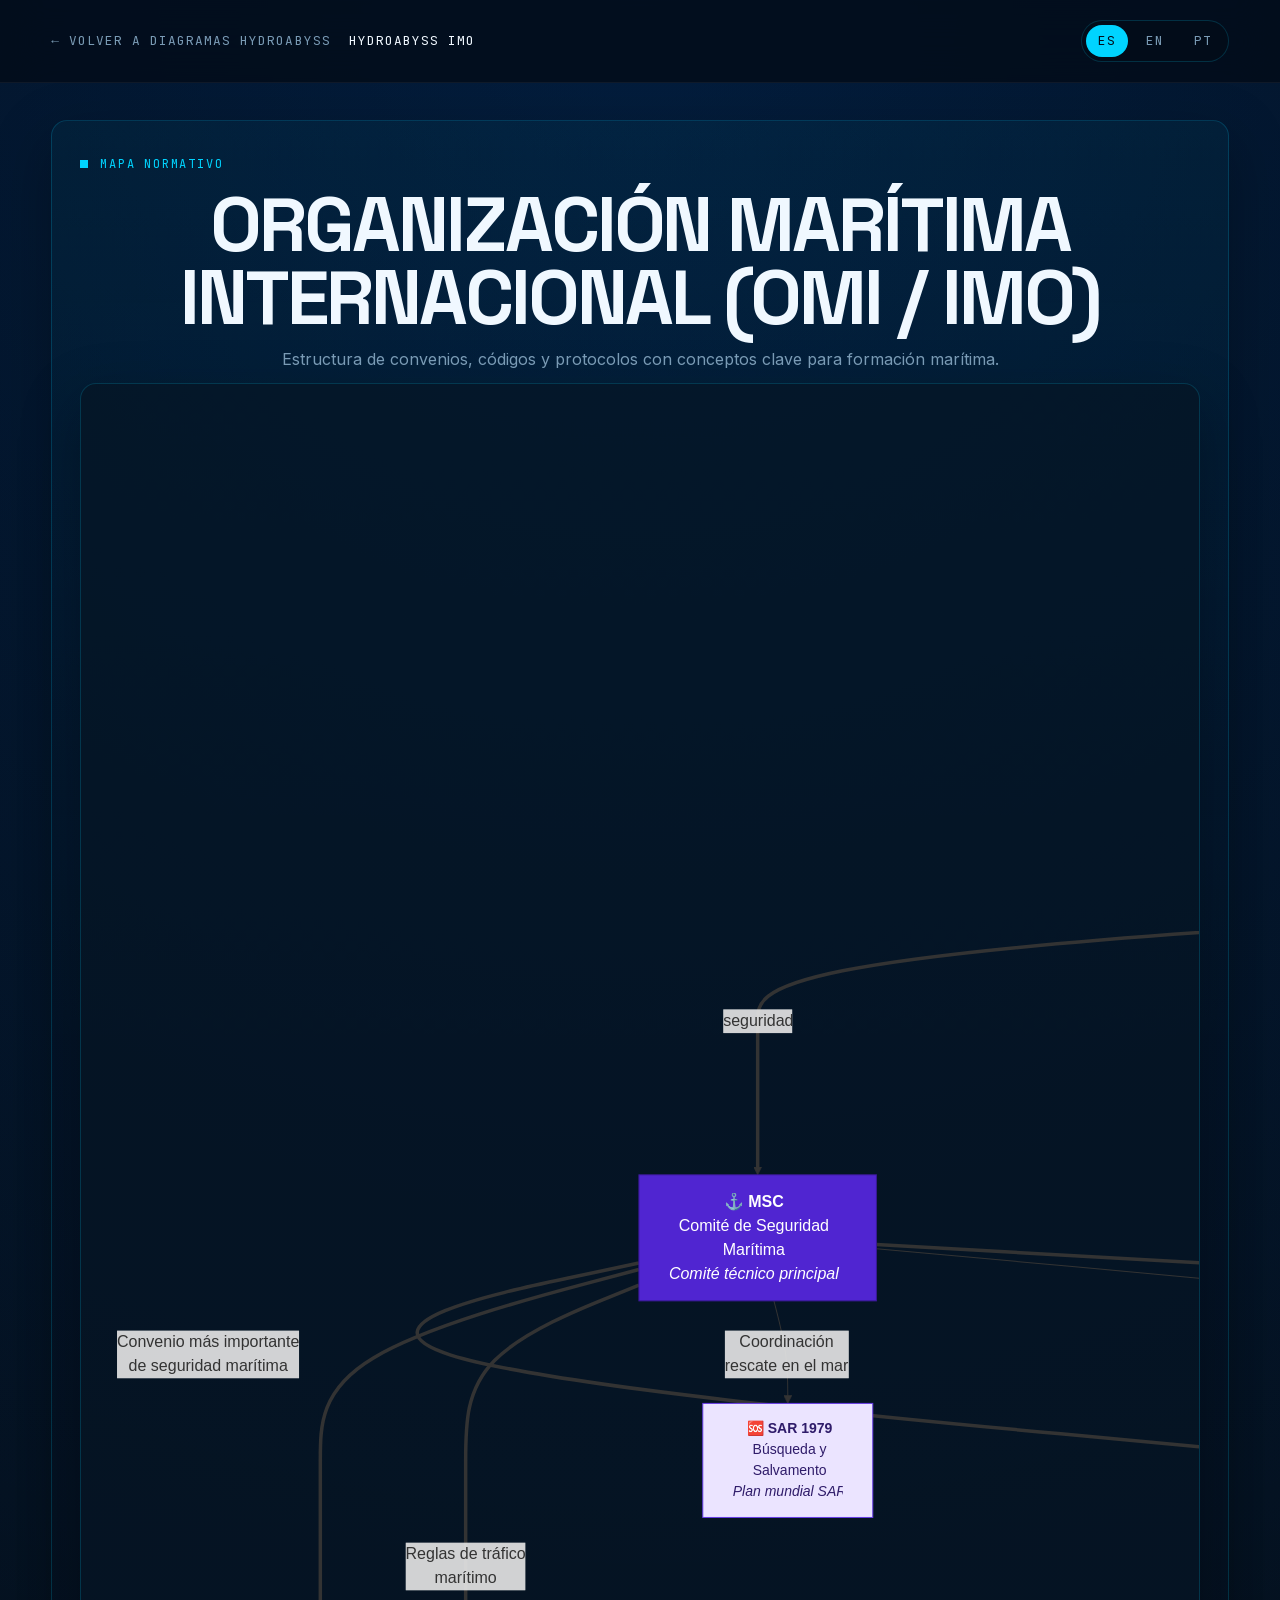
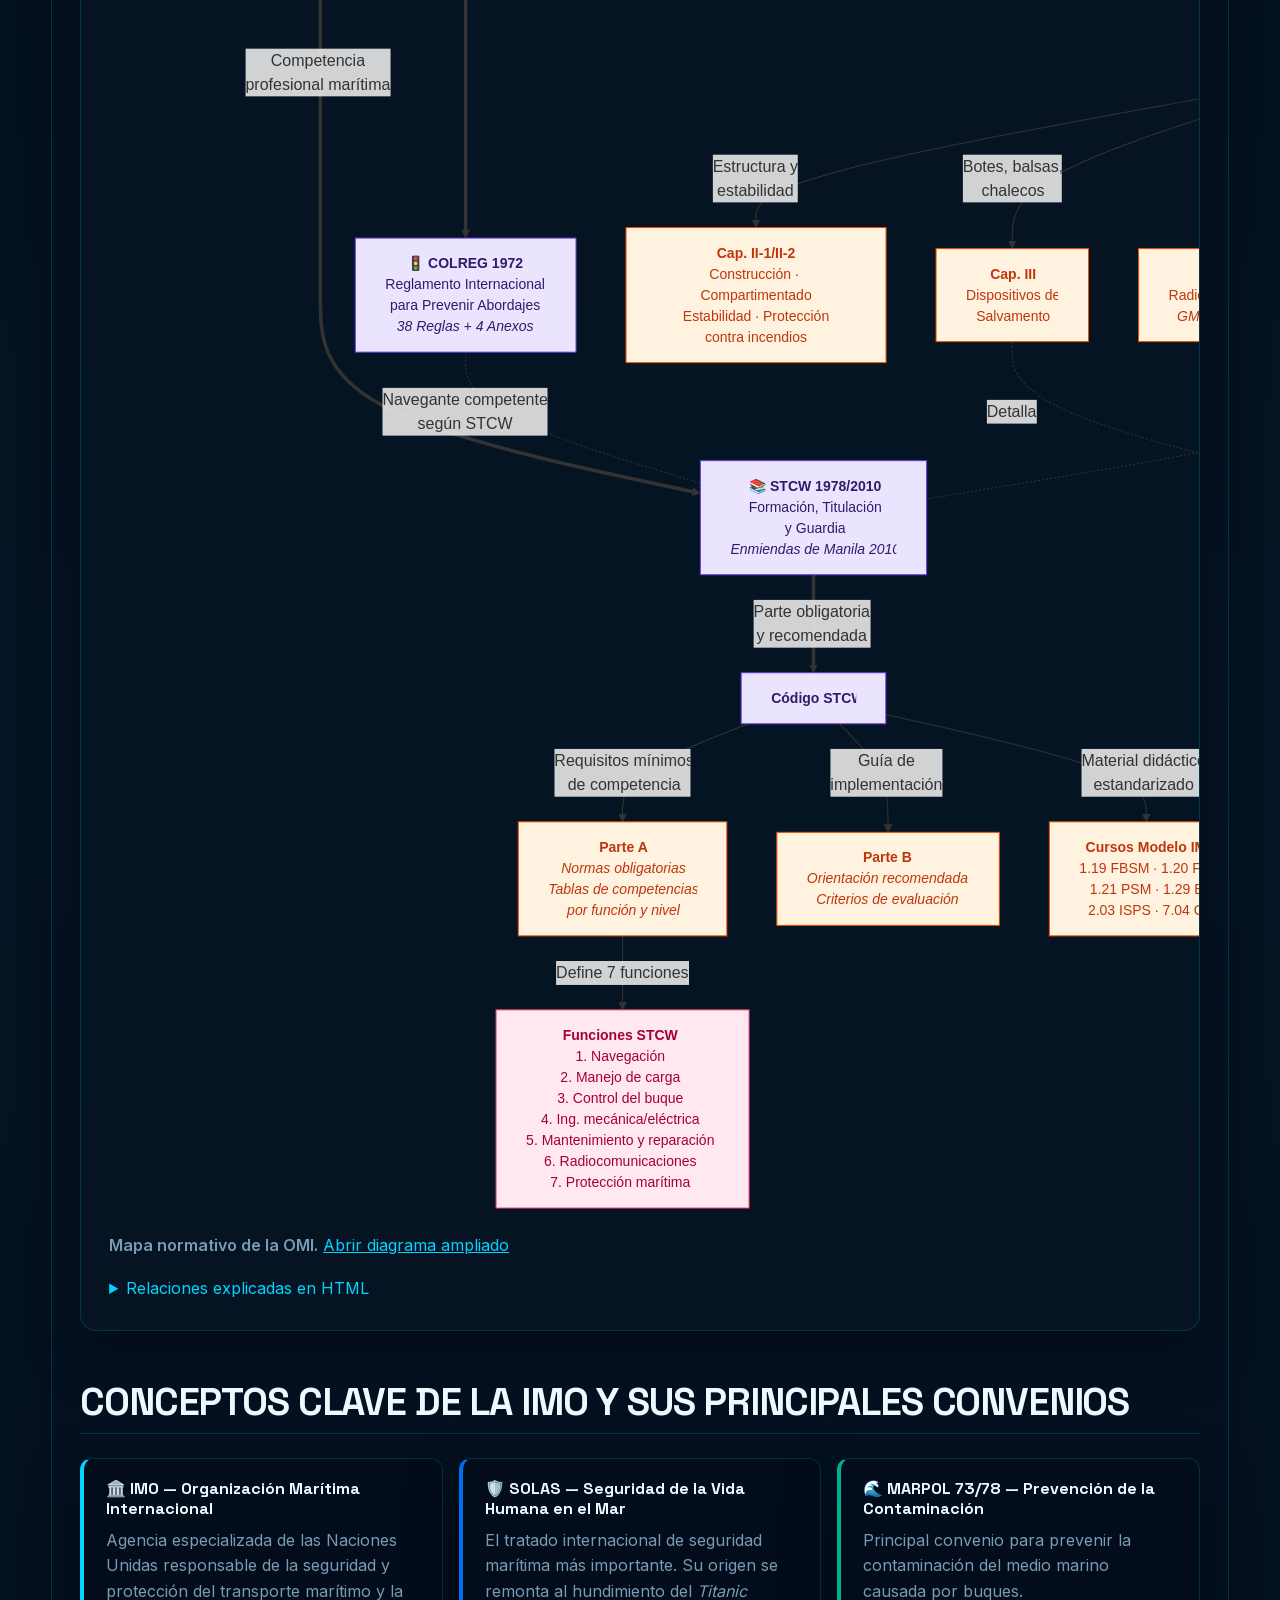
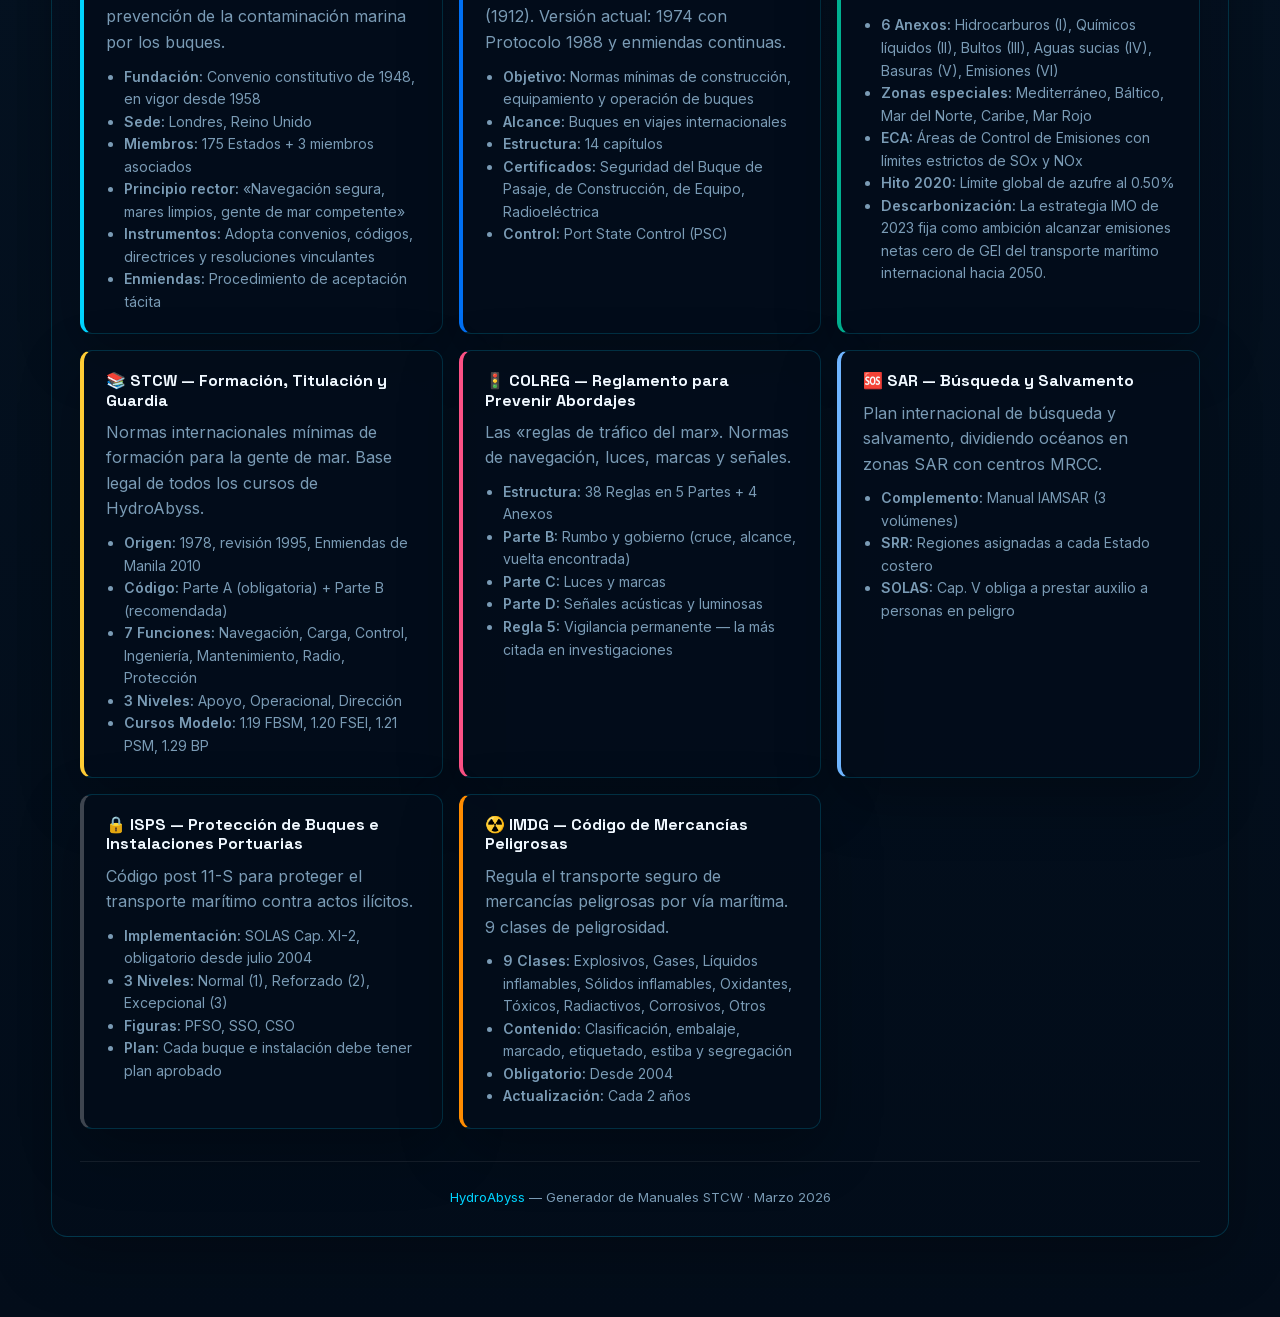
<file: IMO_Convenios_Codigos.html>
<!DOCTYPE html>
<html lang="es">
<head>
  <meta charset="UTF-8">
  <meta name="viewport" content="width=device-width, initial-scale=1.0">
  <title>IMO — Convenios y Códigos | HydroAbyss</title>
  <link rel="stylesheet" href="assets/css/hydroabyss-core.css">
  <link rel="stylesheet" href="assets/css/diagramas.css">
</head>
<body>

<nav class="top-nav">
  <div class="top-nav-stack">
    <a href="index.html">← Volver a Diagramas HydroAbyss</a>
    <span class="brand">HydroAbyss IMO</span>
  </div>
  <div class="lang-switch" aria-label="Selector de idioma">
    <a class="lang-link is-active" href="IMO_Convenios_Codigos.html" lang="es">ES</a>
    <a class="lang-link" href="en/IMO_Convenios_Codigos.html" lang="en">EN</a>
    <a class="lang-link" href="pt/IMO_Convenios_Codigos.html" lang="pt">PT</a>
  </div>
</nav>

<main class="main-container">

<span class="tag-telemetry docs-kicker">Mapa normativo</span>
<h1>Organizaci&oacute;n Mar&iacute;tima Internacional (OMI / IMO)</h1>
<p class="subtitle">Estructura de convenios, c&oacute;digos y protocolos con conceptos clave para formaci&oacute;n mar&iacute;tima.</p>

<div class="docs-panel diagram-shell" role="region" aria-label="Diagrama de relaciones de la OMI, sus órganos, convenios y códigos" tabindex="0">
  <figure class="diagram-figure" style="--diagram-width: 5319px;">
    <img class="diagram-image" src="assets/diagrams/imo-es.svg" width="5319" height="2403" alt="Diagrama completo de la OMI: Asamblea, Consejo y Secretaría; el Consejo relaciona los comités MSC, MEPC, Jurídico, de Cooperación Técnica y de Facilitación con convenios, códigos y anexos.">
    <figcaption class="diagram-caption"><strong>Mapa normativo de la OMI.</strong> <a href="assets/diagrams/imo-es.svg" target="_blank" rel="noopener">Abrir diagrama ampliado</a></figcaption>
    <details class="diagram-alternative"><summary>Relaciones explicadas en HTML</summary><p>La OMI se relaciona con la Asamblea, el Consejo y la Secretaría. El Consejo coordina los comités MSC, MEPC, Jurídico, de Cooperación Técnica y de Facilitación. El MSC conecta con SOLAS, STCW, COLREG, SAR, ISPS y códigos técnicos; el MEPC con MARPOL, BWM y AFS; y el Comité Jurídico con CLC, FUND y LLMC. SOLAS se despliega en capítulos y MARPOL en seis anexos; STCW se relaciona con su Código, sus funciones y los cursos modelo.</p></details>
  </figure>
</div>

<h2 class="section-title">Conceptos clave de la IMO y sus principales convenios</h2>

<div class="conceptos">

  <div class="concepto-card card-imo">
    <h3>🏛️ IMO — Organizaci&oacute;n Mar&iacute;tima Internacional</h3>
    <p>Agencia especializada de las Naciones Unidas responsable de la seguridad y protecci&oacute;n del transporte mar&iacute;timo y la prevenci&oacute;n de la contaminaci&oacute;n marina por los buques.</p>
    <ul>
      <li><b>Fundaci&oacute;n:</b> Convenio constitutivo de 1948, en vigor desde 1958</li>
      <li><b>Sede:</b> Londres, Reino Unido</li>
      <li><b>Miembros:</b> 175 Estados + 3 miembros asociados</li>
      <li><b>Principio rector:</b> &laquo;Navegaci&oacute;n segura, mares limpios, gente de mar competente&raquo;</li>
      <li><b>Instrumentos:</b> Adopta convenios, c&oacute;digos, directrices y resoluciones vinculantes</li>
      <li><b>Enmiendas:</b> Procedimiento de aceptaci&oacute;n t&aacute;cita</li>
    </ul>
  </div>

  <div class="concepto-card card-solas">
    <h3>🛡️ SOLAS — Seguridad de la Vida Humana en el Mar</h3>
    <p>El tratado internacional de seguridad mar&iacute;tima m&aacute;s importante. Su origen se remonta al hundimiento del <i>Titanic</i> (1912). Versi&oacute;n actual: 1974 con Protocolo 1988 y enmiendas continuas.</p>
    <ul>
      <li><b>Objetivo:</b> Normas m&iacute;nimas de construcci&oacute;n, equipamiento y operaci&oacute;n de buques</li>
      <li><b>Alcance:</b> Buques en viajes internacionales</li>
      <li><b>Estructura:</b> 14 cap&iacute;tulos</li>
      <li><b>Certificados:</b> Seguridad del Buque de Pasaje, de Construcci&oacute;n, de Equipo, Radioel&eacute;ctrica</li>
      <li><b>Control:</b> Port State Control (PSC)</li>
    </ul>
  </div>

  <div class="concepto-card card-marpol">
    <h3>🌊 MARPOL 73/78 — Prevenci&oacute;n de la Contaminaci&oacute;n</h3>
    <p>Principal convenio para prevenir la contaminaci&oacute;n del medio marino causada por buques.</p>
    <ul>
      <li><b>6 Anexos:</b> Hidrocarburos (I), Qu&iacute;micos l&iacute;quidos (II), Bultos (III), Aguas sucias (IV), Basuras (V), Emisiones (VI)</li>
      <li><b>Zonas especiales:</b> Mediterr&aacute;neo, B&aacute;ltico, Mar del Norte, Caribe, Mar Rojo</li>
      <li><b>ECA:</b> &Aacute;reas de Control de Emisiones con l&iacute;mites estrictos de SOx y NOx</li>
      <li><b>Hito 2020:</b> L&iacute;mite global de azufre al 0.50%</li>
      <li><b>Descarbonizaci&oacute;n:</b> La estrategia IMO de 2023 fija como ambición alcanzar emisiones netas cero de GEI del transporte marítimo internacional hacia 2050.</li>
    </ul>
  </div>

  <div class="concepto-card card-stcw">
    <h3>📚 STCW — Formaci&oacute;n, Titulaci&oacute;n y Guardia</h3>
    <p>Normas internacionales m&iacute;nimas de formaci&oacute;n para la gente de mar. Base legal de todos los cursos de HydroAbyss.</p>
    <ul>
      <li><b>Origen:</b> 1978, revisi&oacute;n 1995, Enmiendas de Manila 2010</li>
      <li><b>C&oacute;digo:</b> Parte A (obligatoria) + Parte B (recomendada)</li>
      <li><b>7 Funciones:</b> Navegaci&oacute;n, Carga, Control, Ingenier&iacute;a, Mantenimiento, Radio, Protecci&oacute;n</li>
      <li><b>3 Niveles:</b> Apoyo, Operacional, Direcci&oacute;n</li>
      <li><b>Cursos Modelo:</b> 1.19 FBSM, 1.20 FSEI, 1.21 PSM, 1.29 BP</li>
    </ul>
  </div>

  <div class="concepto-card card-colreg">
    <h3>🚦 COLREG — Reglamento para Prevenir Abordajes</h3>
    <p>Las &laquo;reglas de tr&aacute;fico del mar&raquo;. Normas de navegaci&oacute;n, luces, marcas y se&ntilde;ales.</p>
    <ul>
      <li><b>Estructura:</b> 38 Reglas en 5 Partes + 4 Anexos</li>
      <li><b>Parte B:</b> Rumbo y gobierno (cruce, alcance, vuelta encontrada)</li>
      <li><b>Parte C:</b> Luces y marcas</li>
      <li><b>Parte D:</b> Se&ntilde;ales ac&uacute;sticas y luminosas</li>
      <li><b>Regla 5:</b> Vigilancia permanente — la m&aacute;s citada en investigaciones</li>
    </ul>
  </div>

  <div class="concepto-card card-sar">
    <h3>🆘 SAR — B&uacute;squeda y Salvamento</h3>
    <p>Plan internacional de b&uacute;squeda y salvamento, dividiendo oc&eacute;anos en zonas SAR con centros MRCC.</p>
    <ul>
      <li><b>Complemento:</b> Manual IAMSAR (3 vol&uacute;menes)</li>
      <li><b>SRR:</b> Regiones asignadas a cada Estado costero</li>
      <li><b>SOLAS:</b> Cap. V obliga a prestar auxilio a personas en peligro</li>
    </ul>
  </div>

  <div class="concepto-card card-isps">
    <h3>🔒 ISPS — Protecci&oacute;n de Buques e Instalaciones Portuarias</h3>
    <p>C&oacute;digo post 11-S para proteger el transporte mar&iacute;timo contra actos il&iacute;citos.</p>
    <ul>
      <li><b>Implementaci&oacute;n:</b> SOLAS Cap. XI-2, obligatorio desde julio 2004</li>
      <li><b>3 Niveles:</b> Normal (1), Reforzado (2), Excepcional (3)</li>
      <li><b>Figuras:</b> PFSO, SSO, CSO</li>
      <li><b>Plan:</b> Cada buque e instalaci&oacute;n debe tener plan aprobado</li>
    </ul>
  </div>

  <div class="concepto-card card-imdg">
    <h3>☢️ IMDG — C&oacute;digo de Mercanc&iacute;as Peligrosas</h3>
    <p>Regula el transporte seguro de mercanc&iacute;as peligrosas por v&iacute;a mar&iacute;tima. 9 clases de peligrosidad.</p>
    <ul>
      <li><b>9 Clases:</b> Explosivos, Gases, L&iacute;quidos inflamables, S&oacute;lidos inflamables, Oxidantes, T&oacute;xicos, Radiactivos, Corrosivos, Otros</li>
      <li><b>Contenido:</b> Clasificaci&oacute;n, embalaje, marcado, etiquetado, estiba y segregaci&oacute;n</li>
      <li><b>Obligatorio:</b> Desde 2004</li>
      <li><b>Actualizaci&oacute;n:</b> Cada 2 a&ntilde;os</li>
    </ul>
  </div>

</div>

<div class="footer">
  <a href="https://hydroabyss.com" target="_blank">HydroAbyss</a> — Generador de Manuales STCW · Marzo 2026
</div>

</main>
</body>
</html>
</file>
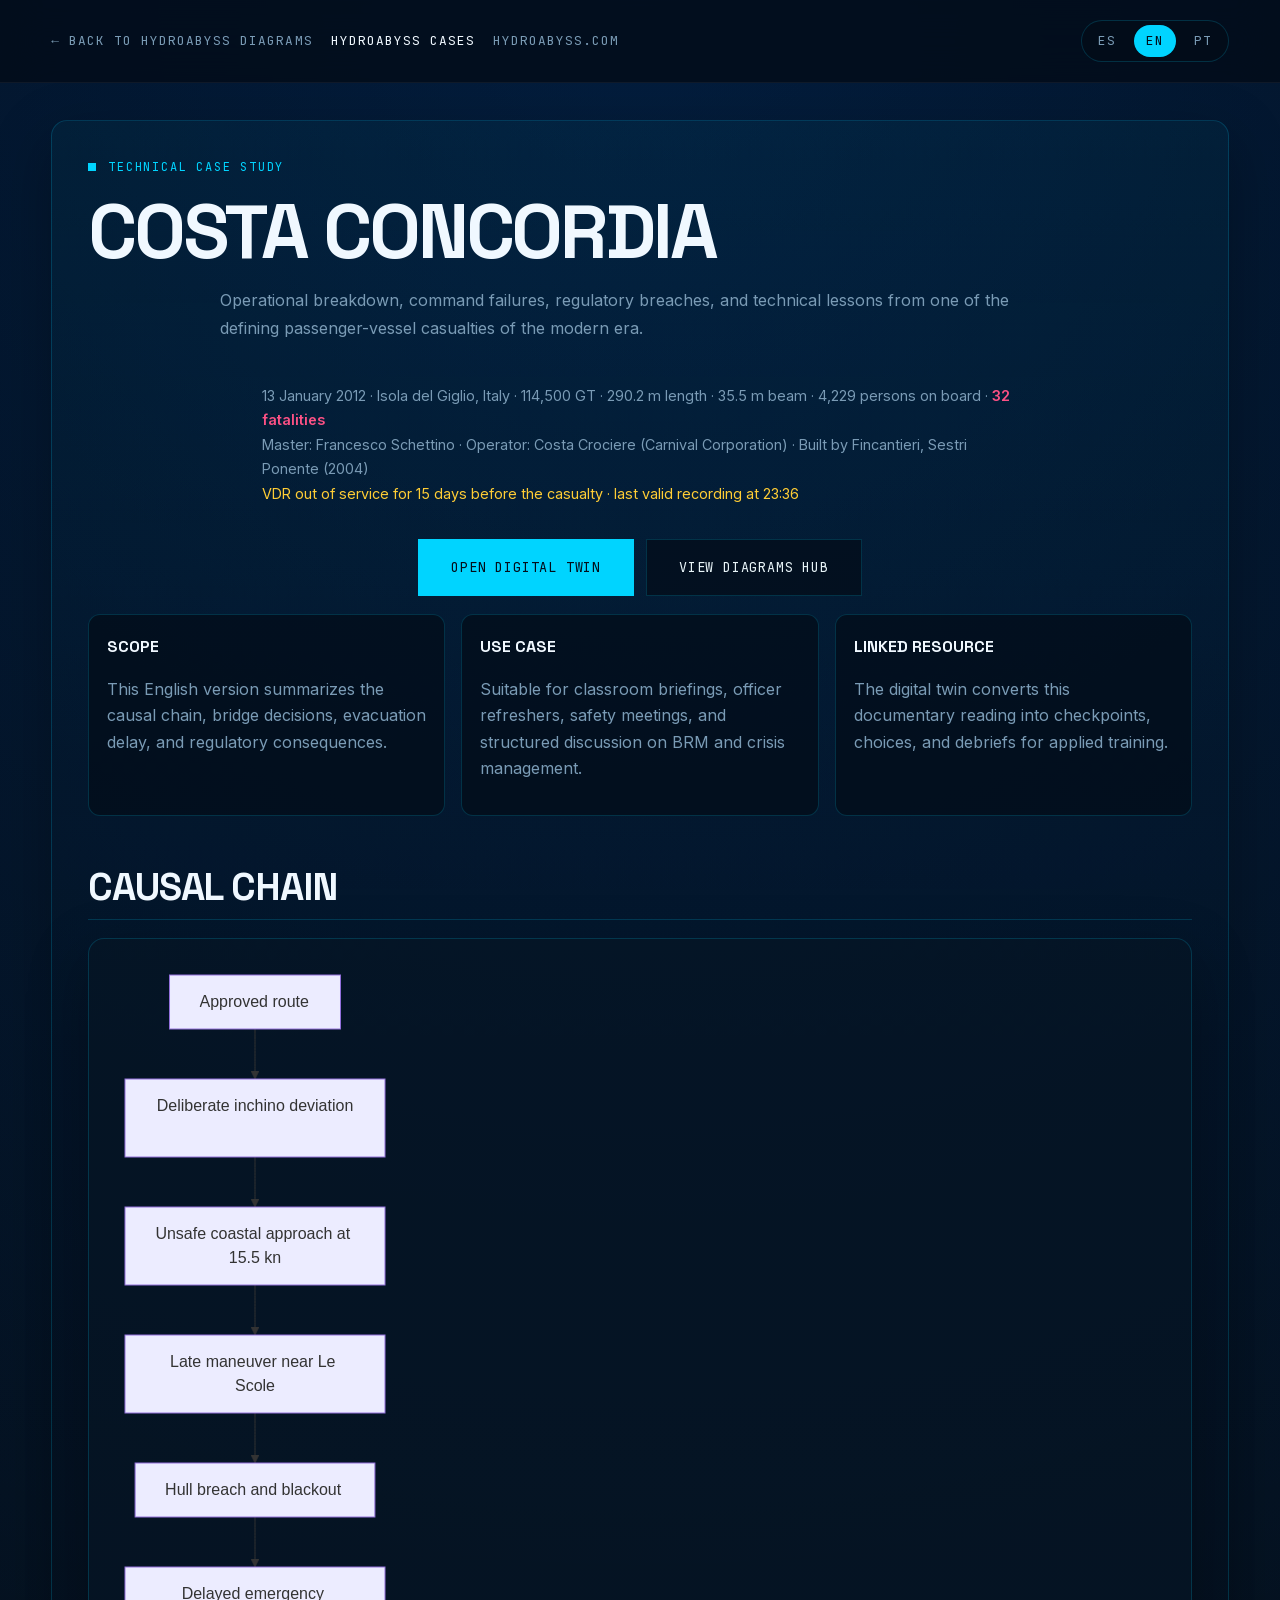
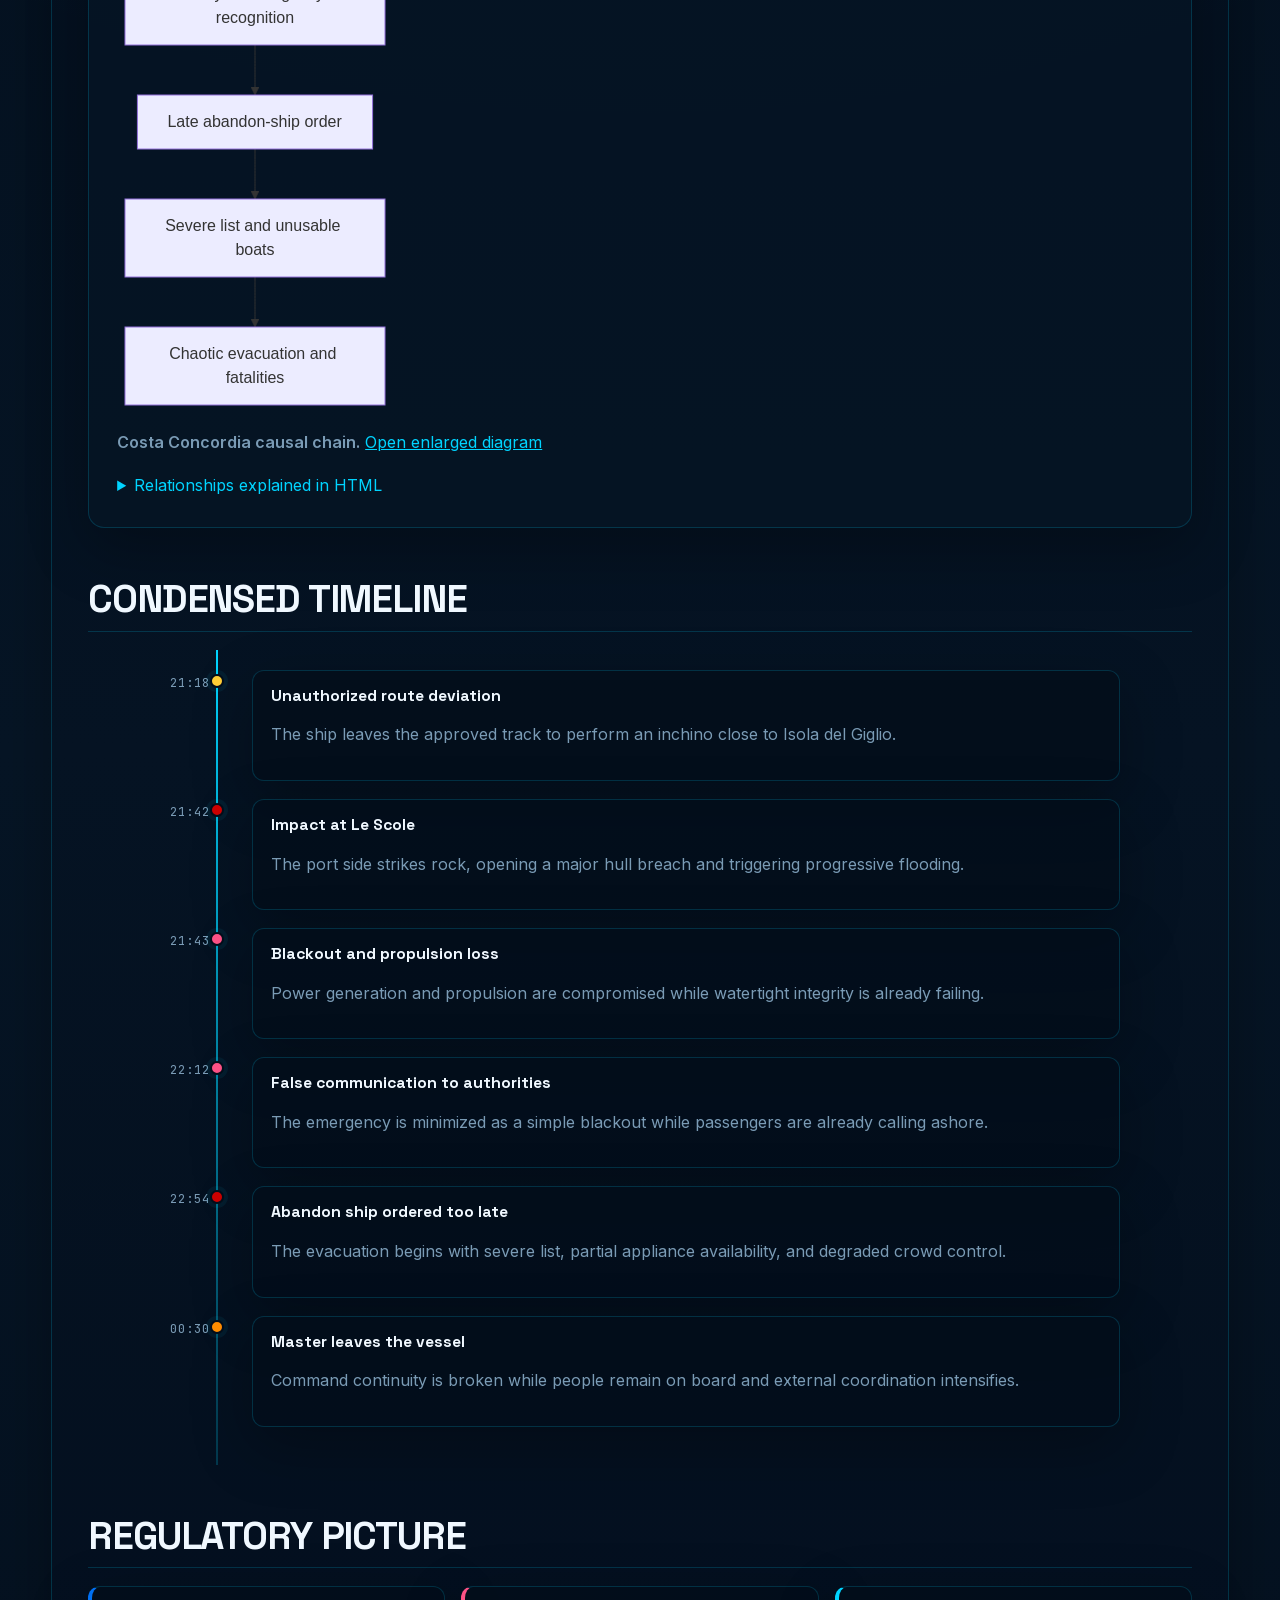
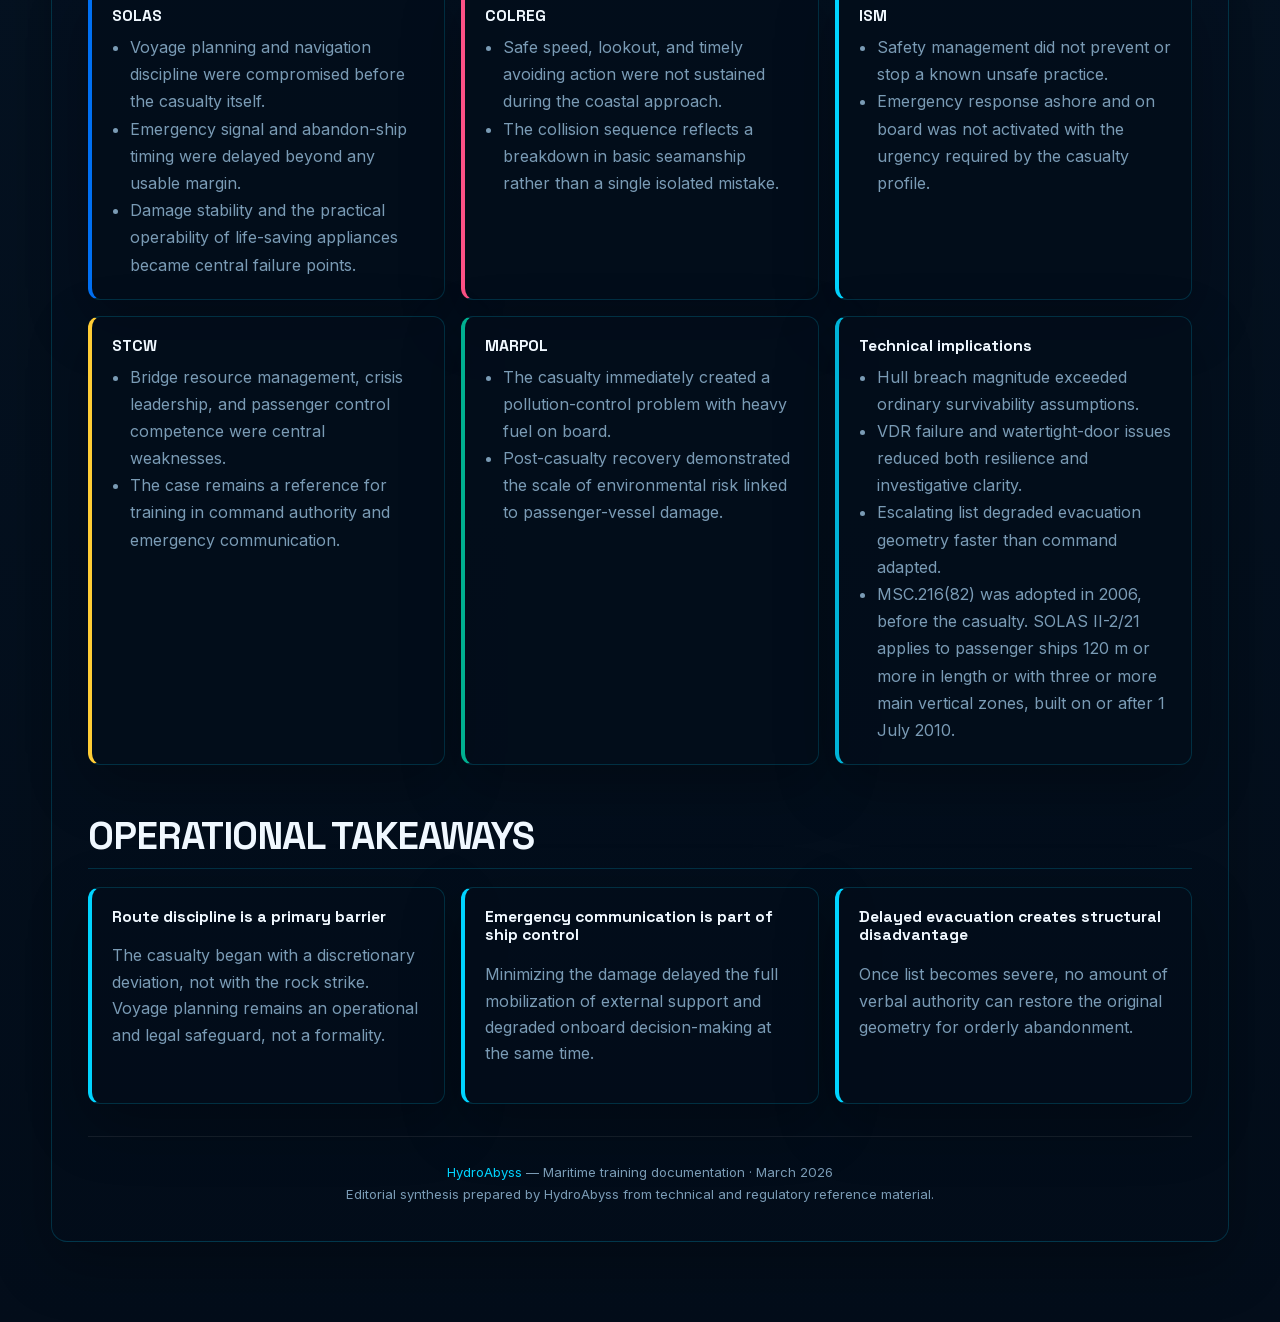
<file: en/Costa_Concordia_Desastre.html>
<!DOCTYPE html>
<html lang="en">
<head>
  <meta charset="UTF-8">
  <meta name="viewport" content="width=device-width, initial-scale=1.0">
  <title>Costa Concordia — Technical Case Study | HydroAbyss</title>
  <link rel="stylesheet" href="../assets/css/hydroabyss-core.css">
  <link rel="stylesheet" href="../assets/css/diagramas.css">
</head>
<body>

<nav class="top-nav">
  <div class="top-nav-stack">
    <a href="index.html">← Back to HydroAbyss diagrams</a>
    <span class="brand">HydroAbyss Cases</span>
    <a href="https://hydroabyss.com" target="_blank">hydroabyss.com</a>
  </div>
  <div class="lang-switch" aria-label="Language switcher">
    <a class="lang-link" href="../Costa_Concordia_Desastre.html" lang="es">ES</a>
    <a class="lang-link is-active" href="Costa_Concordia_Desastre.html" lang="en">EN</a>
    <a class="lang-link" href="../pt/Costa_Concordia_Desastre.html" lang="pt">PT</a>
  </div>
</nav>

<div class="main-container main-container-case">

<section class="concordia-hero">
  <span class="tag-telemetry">Technical case study</span>
  <h1 class="title-display docs-title-wide">Costa Concordia</h1>
  <p class="subtitle body-copy">Operational breakdown, command failures, regulatory breaches, and technical lessons from one of the defining passenger-vessel casualties of the modern era.</p>
  <p class="datos-buque">
    13 January 2012 · Isola del Giglio, Italy · 114,500 GT · 290.2 m length · 35.5 m beam · 4,229 persons on board · <b style="color:var(--danger)">32 fatalities</b><br>
    Master: Francesco Schettino · Operator: Costa Crociere (Carnival Corporation) · Built by Fincantieri, Sestri Ponente (2004)<br>
    <span style="color:var(--warning);">VDR out of service for 15 days before the casualty · last valid recording at 23:36</span>
  </p>
  <div class="concordia-action-row">
    <a class="btn-sharp btn-primary" href="casos/costa-concordia/">Open digital twin</a>
    <a class="btn-sharp btn-secondary-sharp" href="index.html">View diagrams hub</a>
  </div>
  <div class="docs-note-grid concordia-note-grid">
    <article class="docs-note-card">
      <h3>Scope</h3>
      <p>This English version summarizes the causal chain, bridge decisions, evacuation delay, and regulatory consequences.</p>
    </article>
    <article class="docs-note-card">
      <h3>Use case</h3>
      <p>Suitable for classroom briefings, officer refreshers, safety meetings, and structured discussion on BRM and crisis management.</p>
    </article>
    <article class="docs-note-card">
      <h3>Linked resource</h3>
      <p>The digital twin converts this documentary reading into checkpoints, choices, and debriefs for applied training.</p>
    </article>
  </div>
</section>

<h2 class="section-title">Causal chain</h2>

<div class="docs-panel diagram-shell" role="region" aria-label="Costa Concordia causal-chain diagram" tabindex="0">
  <figure class="diagram-figure" style="--diagram-width: 276px;">
    <img class="diagram-image" src="../assets/diagrams/costa-en.svg" width="276" height="1046" alt="Causal-chain diagram from approved route through unauthorized deviation, impact, blackout, delayed emergency response, late abandonment, severe list and chaotic evacuation.">
    <figcaption class="diagram-caption"><strong>Costa Concordia causal chain.</strong> <a href="../assets/diagrams/costa-en.svg" target="_blank" rel="noopener">Open enlarged diagram</a></figcaption>
    <details class="diagram-alternative"><summary>Relationships explained in HTML</summary><p>The approved route is followed by a deliberate inchino deviation and an unsafe coastal approach. A late manoeuvre near Le Scole leads to hull breach and blackout, delayed emergency recognition, a late abandon-ship order, severe list, unusable boats and a chaotic evacuation with fatalities.</p></details>
  </figure>
</div>

<h2 class="section-title">Condensed timeline</h2>

<div class="timeline">
  <div class="event">
    <span class="time">21:18</span>
    <div class="dot dot-warning"></div>
    <div class="content border-warning">
      <h3>Unauthorized route deviation</h3>
      <p>The ship leaves the approved track to perform an inchino close to Isola del Giglio.</p>
    </div>
  </div>
  <div class="event">
    <span class="time">21:42</span>
    <div class="dot dot-fatal"></div>
    <div class="content border-fatal">
      <h3>Impact at Le Scole</h3>
      <p>The port side strikes rock, opening a major hull breach and triggering progressive flooding.</p>
    </div>
  </div>
  <div class="event">
    <span class="time">21:43</span>
    <div class="dot dot-critical"></div>
    <div class="content border-critical">
      <h3>Blackout and propulsion loss</h3>
      <p>Power generation and propulsion are compromised while watertight integrity is already failing.</p>
    </div>
  </div>
  <div class="event">
    <span class="time">22:12</span>
    <div class="dot dot-critical"></div>
    <div class="content border-critical">
      <h3>False communication to authorities</h3>
      <p>The emergency is minimized as a simple blackout while passengers are already calling ashore.</p>
    </div>
  </div>
  <div class="event">
    <span class="time">22:54</span>
    <div class="dot dot-fatal"></div>
    <div class="content border-fatal">
      <h3>Abandon ship ordered too late</h3>
      <p>The evacuation begins with severe list, partial appliance availability, and degraded crowd control.</p>
    </div>
  </div>
  <div class="event">
    <span class="time">00:30</span>
    <div class="dot dot-error"></div>
    <div class="content border-error">
      <h3>Master leaves the vessel</h3>
      <p>Command continuity is broken while people remain on board and external coordination intensifies.</p>
    </div>
  </div>
</div>

<h2 class="section-title">Regulatory picture</h2>

<div class="violations-grid">
  <div class="v-card vc-solas">
    <h3>SOLAS</h3>
    <ul>
      <li>Voyage planning and navigation discipline were compromised before the casualty itself.</li>
      <li>Emergency signal and abandon-ship timing were delayed beyond any usable margin.</li>
      <li>Damage stability and the practical operability of life-saving appliances became central failure points.</li>
    </ul>
  </div>
  <div class="v-card vc-colreg">
    <h3>COLREG</h3>
    <ul>
      <li>Safe speed, lookout, and timely avoiding action were not sustained during the coastal approach.</li>
      <li>The collision sequence reflects a breakdown in basic seamanship rather than a single isolated mistake.</li>
    </ul>
  </div>
  <div class="v-card vc-ism">
    <h3>ISM</h3>
    <ul>
      <li>Safety management did not prevent or stop a known unsafe practice.</li>
      <li>Emergency response ashore and on board was not activated with the urgency required by the casualty profile.</li>
    </ul>
  </div>
  <div class="v-card vc-stcw">
    <h3>STCW</h3>
    <ul>
      <li>Bridge resource management, crisis leadership, and passenger control competence were central weaknesses.</li>
      <li>The case remains a reference for training in command authority and emergency communication.</li>
    </ul>
  </div>
  <div class="v-card vc-marpol">
    <h3>MARPOL</h3>
    <ul>
      <li>The casualty immediately created a pollution-control problem with heavy fuel on board.</li>
      <li>Post-casualty recovery demonstrated the scale of environmental risk linked to passenger-vessel damage.</li>
    </ul>
  </div>
  <div class="v-card vc-tecnico">
    <h3>Technical implications</h3>
    <ul>
      <li>Hull breach magnitude exceeded ordinary survivability assumptions.</li>
      <li>VDR failure and watertight-door issues reduced both resilience and investigative clarity.</li>
      <li>Escalating list degraded evacuation geometry faster than command adapted.</li>
      <li>MSC.216(82) was adopted in 2006, before the casualty. SOLAS II-2/21 applies to passenger ships 120 m or more in length or with three or more main vertical zones, built on or after 1 July 2010.</li>
    </ul>
  </div>
</div>

<h2 class="section-title">Operational takeaways</h2>

<div class="ops-grid">
  <div class="ops-card">
    <h3>Route discipline is a primary barrier</h3>
    <p>The casualty began with a discretionary deviation, not with the rock strike. Voyage planning remains an operational and legal safeguard, not a formality.</p>
  </div>
  <div class="ops-card">
    <h3>Emergency communication is part of ship control</h3>
    <p>Minimizing the damage delayed the full mobilization of external support and degraded onboard decision-making at the same time.</p>
  </div>
  <div class="ops-card">
    <h3>Delayed evacuation creates structural disadvantage</h3>
    <p>Once list becomes severe, no amount of verbal authority can restore the original geometry for orderly abandonment.</p>
  </div>
</div>

<div class="footer">
  <a href="https://hydroabyss.com" target="_blank">HydroAbyss</a> — Maritime training documentation · March 2026<br>
  Editorial synthesis prepared by HydroAbyss from technical and regulatory reference material.
</div>

</div>
</body>
</html>
</file>
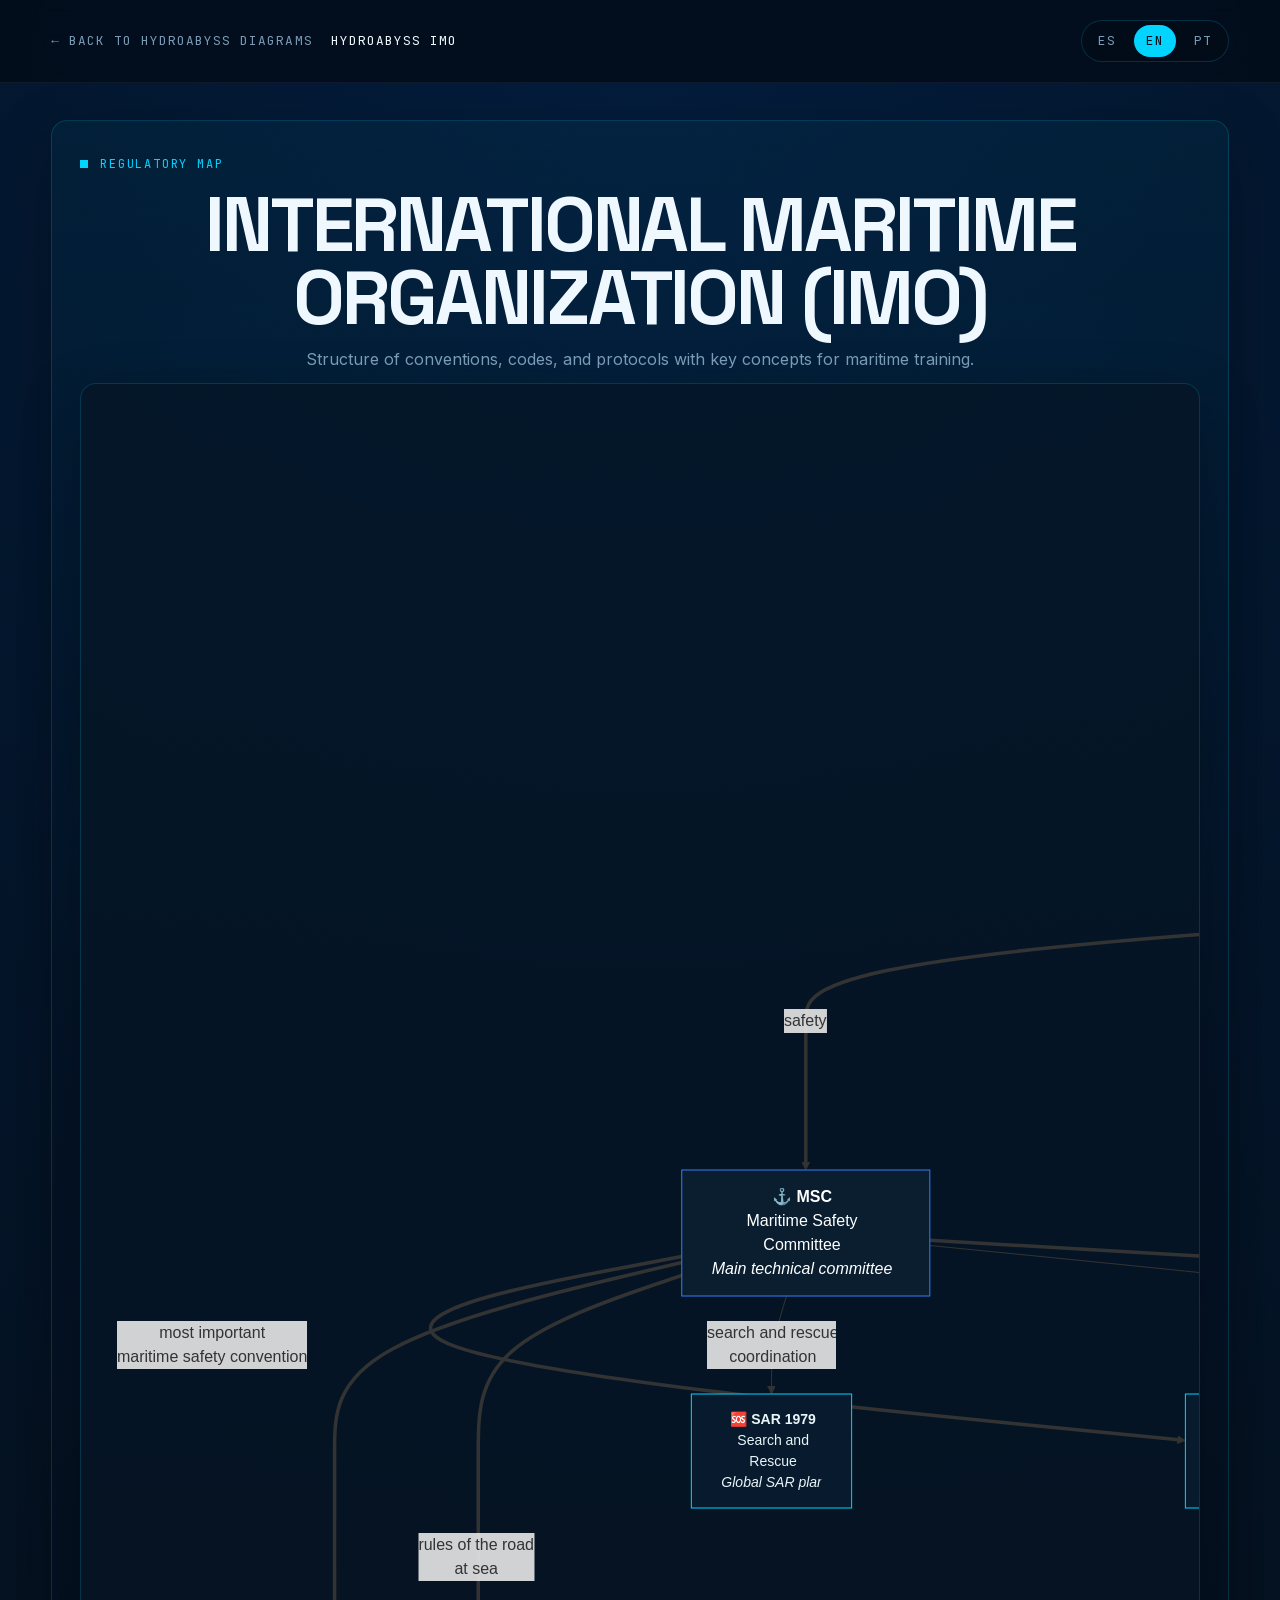
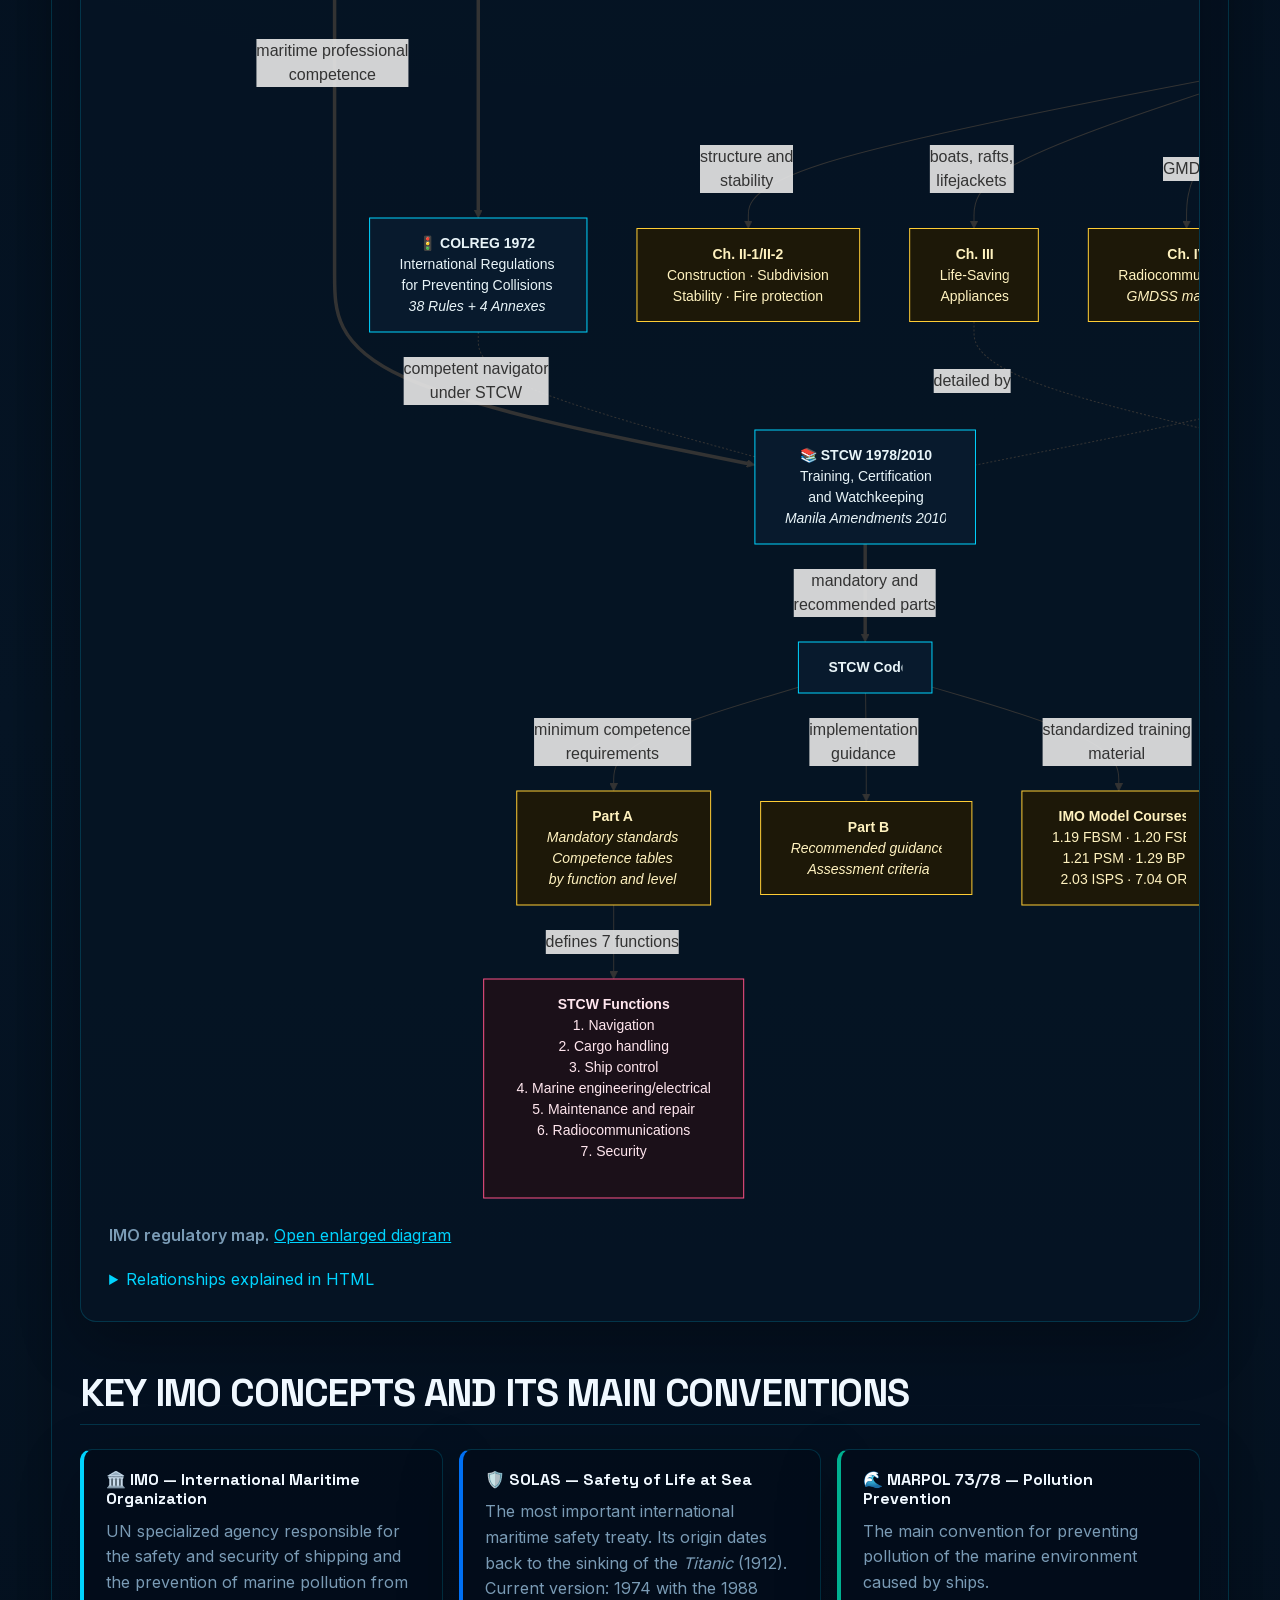
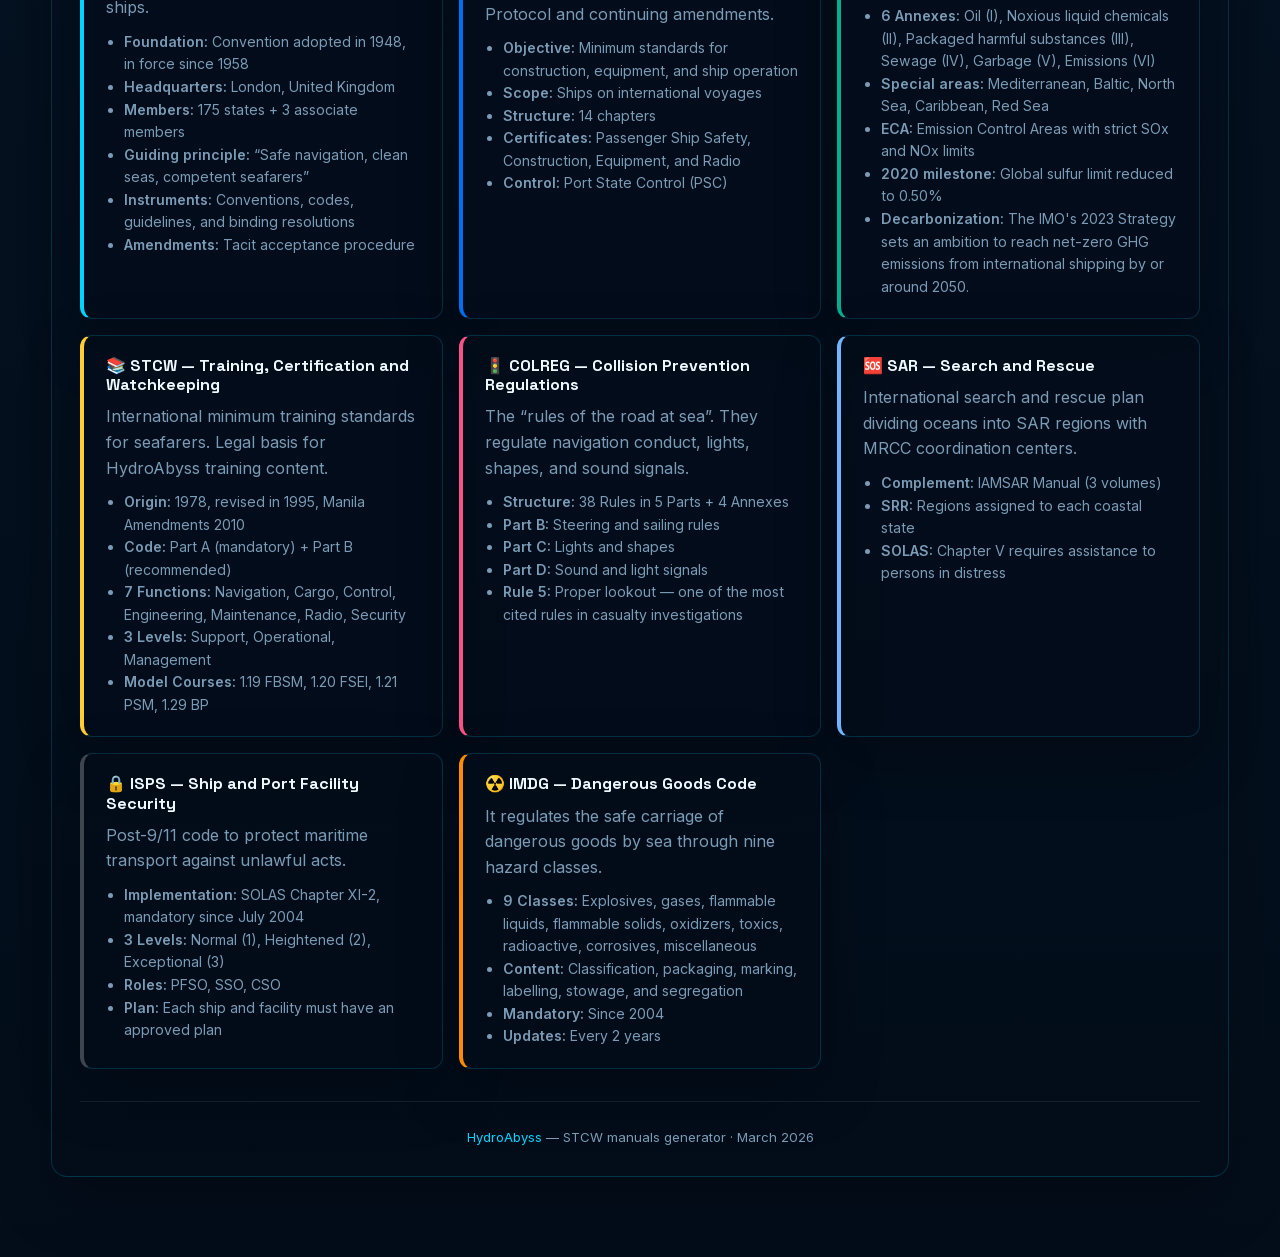
<file: en/IMO_Convenios_Codigos.html>
<!DOCTYPE html>
<html lang="en">
<head>
  <meta charset="UTF-8">
  <meta name="viewport" content="width=device-width, initial-scale=1.0">
  <title>IMO — Conventions and Codes | HydroAbyss</title>
  <link rel="stylesheet" href="../assets/css/hydroabyss-core.css">
  <link rel="stylesheet" href="../assets/css/diagramas.css">
</head>
<body>

<nav class="top-nav">
  <div class="top-nav-stack">
    <a href="index.html">← Back to HydroAbyss diagrams</a>
    <span class="brand">HydroAbyss IMO</span>
  </div>
  <div class="lang-switch" aria-label="Language switcher">
    <a class="lang-link" href="../IMO_Convenios_Codigos.html" lang="es">ES</a>
    <a class="lang-link is-active" href="IMO_Convenios_Codigos.html" lang="en">EN</a>
    <a class="lang-link" href="../pt/IMO_Convenios_Codigos.html" lang="pt">PT</a>
  </div>
</nav>

<main class="main-container">

<span class="tag-telemetry docs-kicker">Regulatory map</span>
<h1>International Maritime Organization (IMO)</h1>
<p class="subtitle">Structure of conventions, codes, and protocols with key concepts for maritime training.</p>

<div class="docs-panel diagram-shell" role="region" aria-label="Relationship diagram of the IMO, its bodies, conventions and codes" tabindex="0">
  <figure class="diagram-figure" style="--diagram-width: 5222px;">
    <img class="diagram-image" src="../assets/diagrams/imo-en.svg" width="5222" height="2394" alt="Complete IMO diagram: Assembly, Council and Secretariat; the Council links MSC, MEPC, Legal, Technical Cooperation and Facilitation Committees with conventions, codes and annexes.">
    <figcaption class="diagram-caption"><strong>IMO regulatory map.</strong> <a href="../assets/diagrams/imo-en.svg" target="_blank" rel="noopener">Open enlarged diagram</a></figcaption>
    <details class="diagram-alternative"><summary>Relationships explained in HTML</summary><p>The IMO connects to the Assembly, Council and Secretariat. The Council coordinates MSC, MEPC, Legal, Technical Cooperation and Facilitation Committees. MSC links to SOLAS, STCW, COLREG, SAR, ISPS and technical codes; MEPC to MARPOL, BWM and AFS; and the Legal Committee to CLC, FUND and LLMC. SOLAS expands into chapters, MARPOL into six annexes, and STCW into its Code, functions and model courses.</p></details>
  </figure>
</div>

<h2 class="section-title">Key IMO concepts and its main conventions</h2>

<div class="conceptos">

  <div class="concepto-card card-imo">
    <h3>🏛️ IMO — International Maritime Organization</h3>
    <p>UN specialized agency responsible for the safety and security of shipping and the prevention of marine pollution from ships.</p>
    <ul>
      <li><b>Foundation:</b> Convention adopted in 1948, in force since 1958</li>
      <li><b>Headquarters:</b> London, United Kingdom</li>
      <li><b>Members:</b> 175 states + 3 associate members</li>
      <li><b>Guiding principle:</b> “Safe navigation, clean seas, competent seafarers”</li>
      <li><b>Instruments:</b> Conventions, codes, guidelines, and binding resolutions</li>
      <li><b>Amendments:</b> Tacit acceptance procedure</li>
    </ul>
  </div>

  <div class="concepto-card card-solas">
    <h3>🛡️ SOLAS — Safety of Life at Sea</h3>
    <p>The most important international maritime safety treaty. Its origin dates back to the sinking of the <i>Titanic</i> (1912). Current version: 1974 with the 1988 Protocol and continuing amendments.</p>
    <ul>
      <li><b>Objective:</b> Minimum standards for construction, equipment, and ship operation</li>
      <li><b>Scope:</b> Ships on international voyages</li>
      <li><b>Structure:</b> 14 chapters</li>
      <li><b>Certificates:</b> Passenger Ship Safety, Construction, Equipment, and Radio</li>
      <li><b>Control:</b> Port State Control (PSC)</li>
    </ul>
  </div>

  <div class="concepto-card card-marpol">
    <h3>🌊 MARPOL 73/78 — Pollution Prevention</h3>
    <p>The main convention for preventing pollution of the marine environment caused by ships.</p>
    <ul>
      <li><b>6 Annexes:</b> Oil (I), Noxious liquid chemicals (II), Packaged harmful substances (III), Sewage (IV), Garbage (V), Emissions (VI)</li>
      <li><b>Special areas:</b> Mediterranean, Baltic, North Sea, Caribbean, Red Sea</li>
      <li><b>ECA:</b> Emission Control Areas with strict SOx and NOx limits</li>
      <li><b>2020 milestone:</b> Global sulfur limit reduced to 0.50%</li>
      <li><b>Decarbonization:</b> The IMO's 2023 Strategy sets an ambition to reach net-zero GHG emissions from international shipping by or around 2050.</li>
    </ul>
  </div>

  <div class="concepto-card card-stcw">
    <h3>📚 STCW — Training, Certification and Watchkeeping</h3>
    <p>International minimum training standards for seafarers. Legal basis for HydroAbyss training content.</p>
    <ul>
      <li><b>Origin:</b> 1978, revised in 1995, Manila Amendments 2010</li>
      <li><b>Code:</b> Part A (mandatory) + Part B (recommended)</li>
      <li><b>7 Functions:</b> Navigation, Cargo, Control, Engineering, Maintenance, Radio, Security</li>
      <li><b>3 Levels:</b> Support, Operational, Management</li>
      <li><b>Model Courses:</b> 1.19 FBSM, 1.20 FSEI, 1.21 PSM, 1.29 BP</li>
    </ul>
  </div>

  <div class="concepto-card card-colreg">
    <h3>🚦 COLREG — Collision Prevention Regulations</h3>
    <p>The “rules of the road at sea”. They regulate navigation conduct, lights, shapes, and sound signals.</p>
    <ul>
      <li><b>Structure:</b> 38 Rules in 5 Parts + 4 Annexes</li>
      <li><b>Part B:</b> Steering and sailing rules</li>
      <li><b>Part C:</b> Lights and shapes</li>
      <li><b>Part D:</b> Sound and light signals</li>
      <li><b>Rule 5:</b> Proper lookout — one of the most cited rules in casualty investigations</li>
    </ul>
  </div>

  <div class="concepto-card card-sar">
    <h3>🆘 SAR — Search and Rescue</h3>
    <p>International search and rescue plan dividing oceans into SAR regions with MRCC coordination centers.</p>
    <ul>
      <li><b>Complement:</b> IAMSAR Manual (3 volumes)</li>
      <li><b>SRR:</b> Regions assigned to each coastal state</li>
      <li><b>SOLAS:</b> Chapter V requires assistance to persons in distress</li>
    </ul>
  </div>

  <div class="concepto-card card-isps">
    <h3>🔒 ISPS — Ship and Port Facility Security</h3>
    <p>Post-9/11 code to protect maritime transport against unlawful acts.</p>
    <ul>
      <li><b>Implementation:</b> SOLAS Chapter XI-2, mandatory since July 2004</li>
      <li><b>3 Levels:</b> Normal (1), Heightened (2), Exceptional (3)</li>
      <li><b>Roles:</b> PFSO, SSO, CSO</li>
      <li><b>Plan:</b> Each ship and facility must have an approved plan</li>
    </ul>
  </div>

  <div class="concepto-card card-imdg">
    <h3>☢️ IMDG — Dangerous Goods Code</h3>
    <p>It regulates the safe carriage of dangerous goods by sea through nine hazard classes.</p>
    <ul>
      <li><b>9 Classes:</b> Explosives, gases, flammable liquids, flammable solids, oxidizers, toxics, radioactive, corrosives, miscellaneous</li>
      <li><b>Content:</b> Classification, packaging, marking, labelling, stowage, and segregation</li>
      <li><b>Mandatory:</b> Since 2004</li>
      <li><b>Updates:</b> Every 2 years</li>
    </ul>
  </div>

</div>

<div class="footer">
  <a href="https://hydroabyss.com" target="_blank">HydroAbyss</a> — STCW manuals generator · March 2026
</div>

</main>
</body>
</html>
</file>
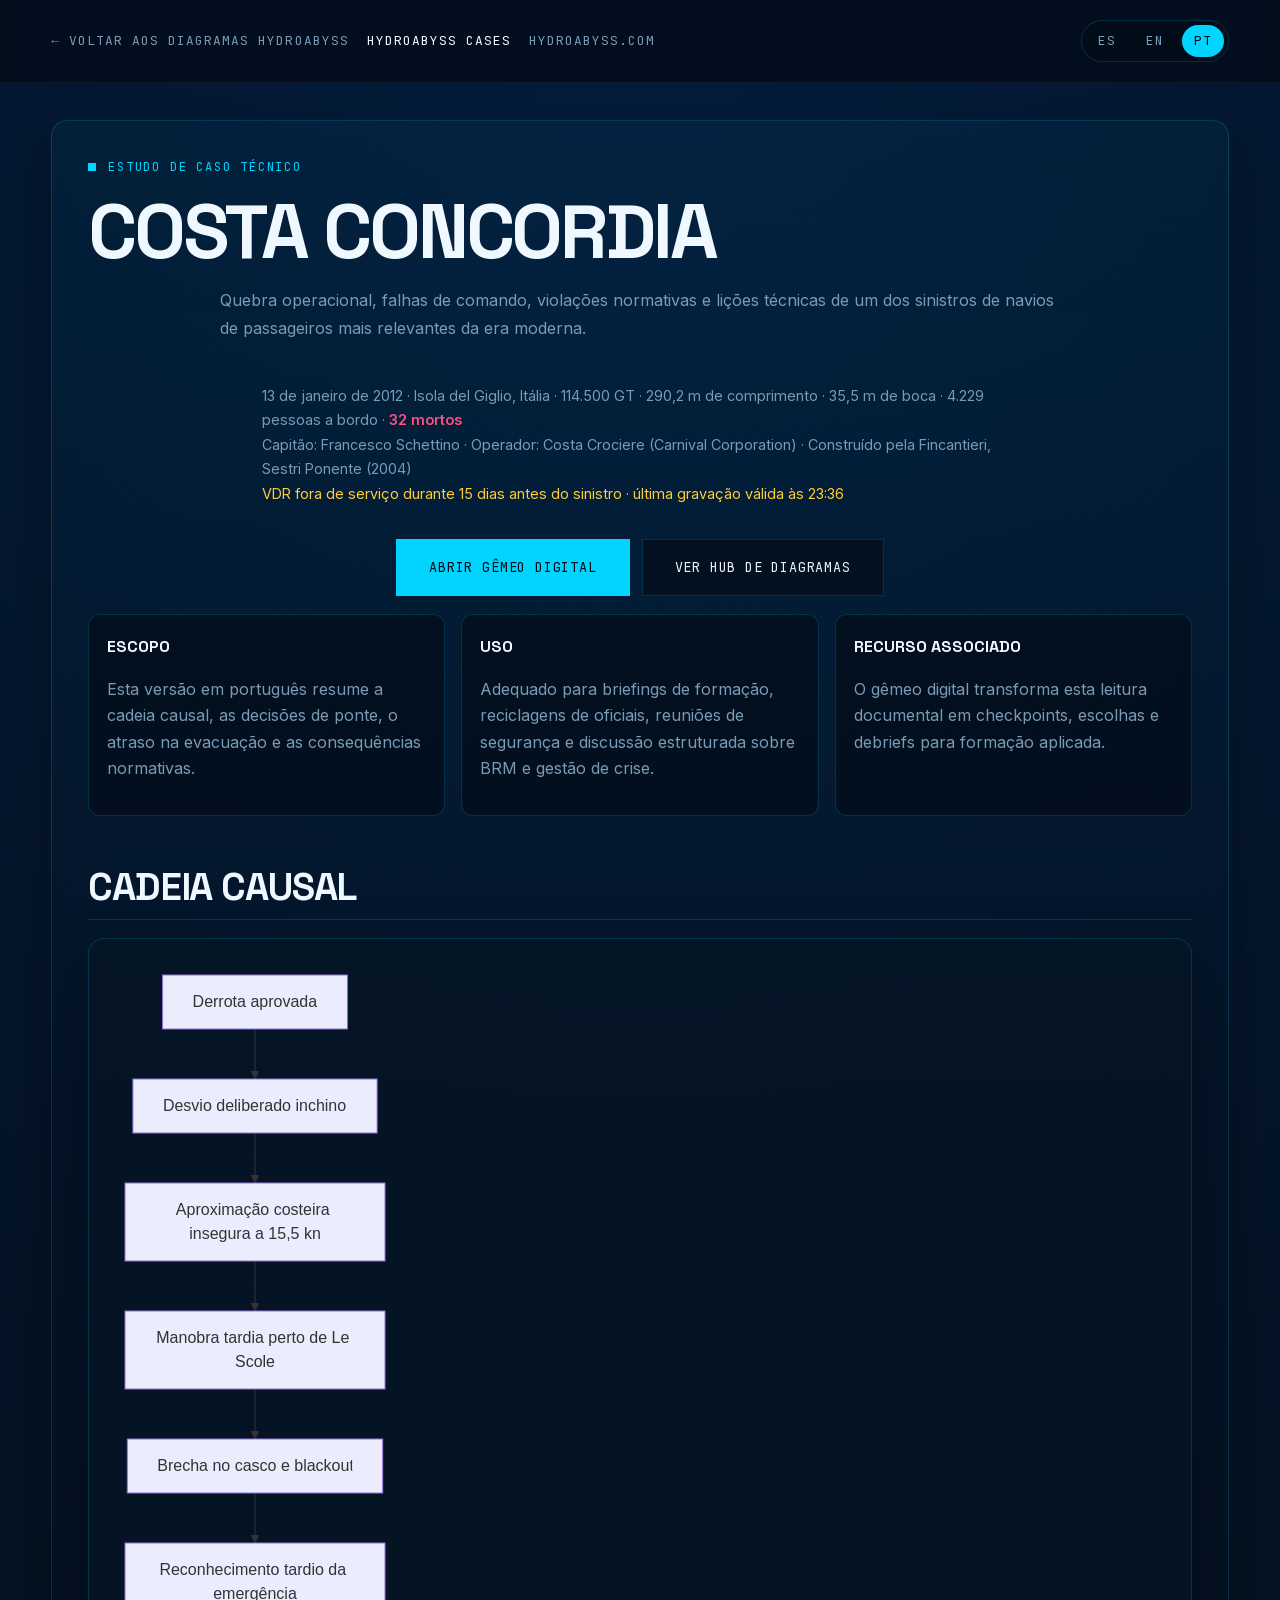
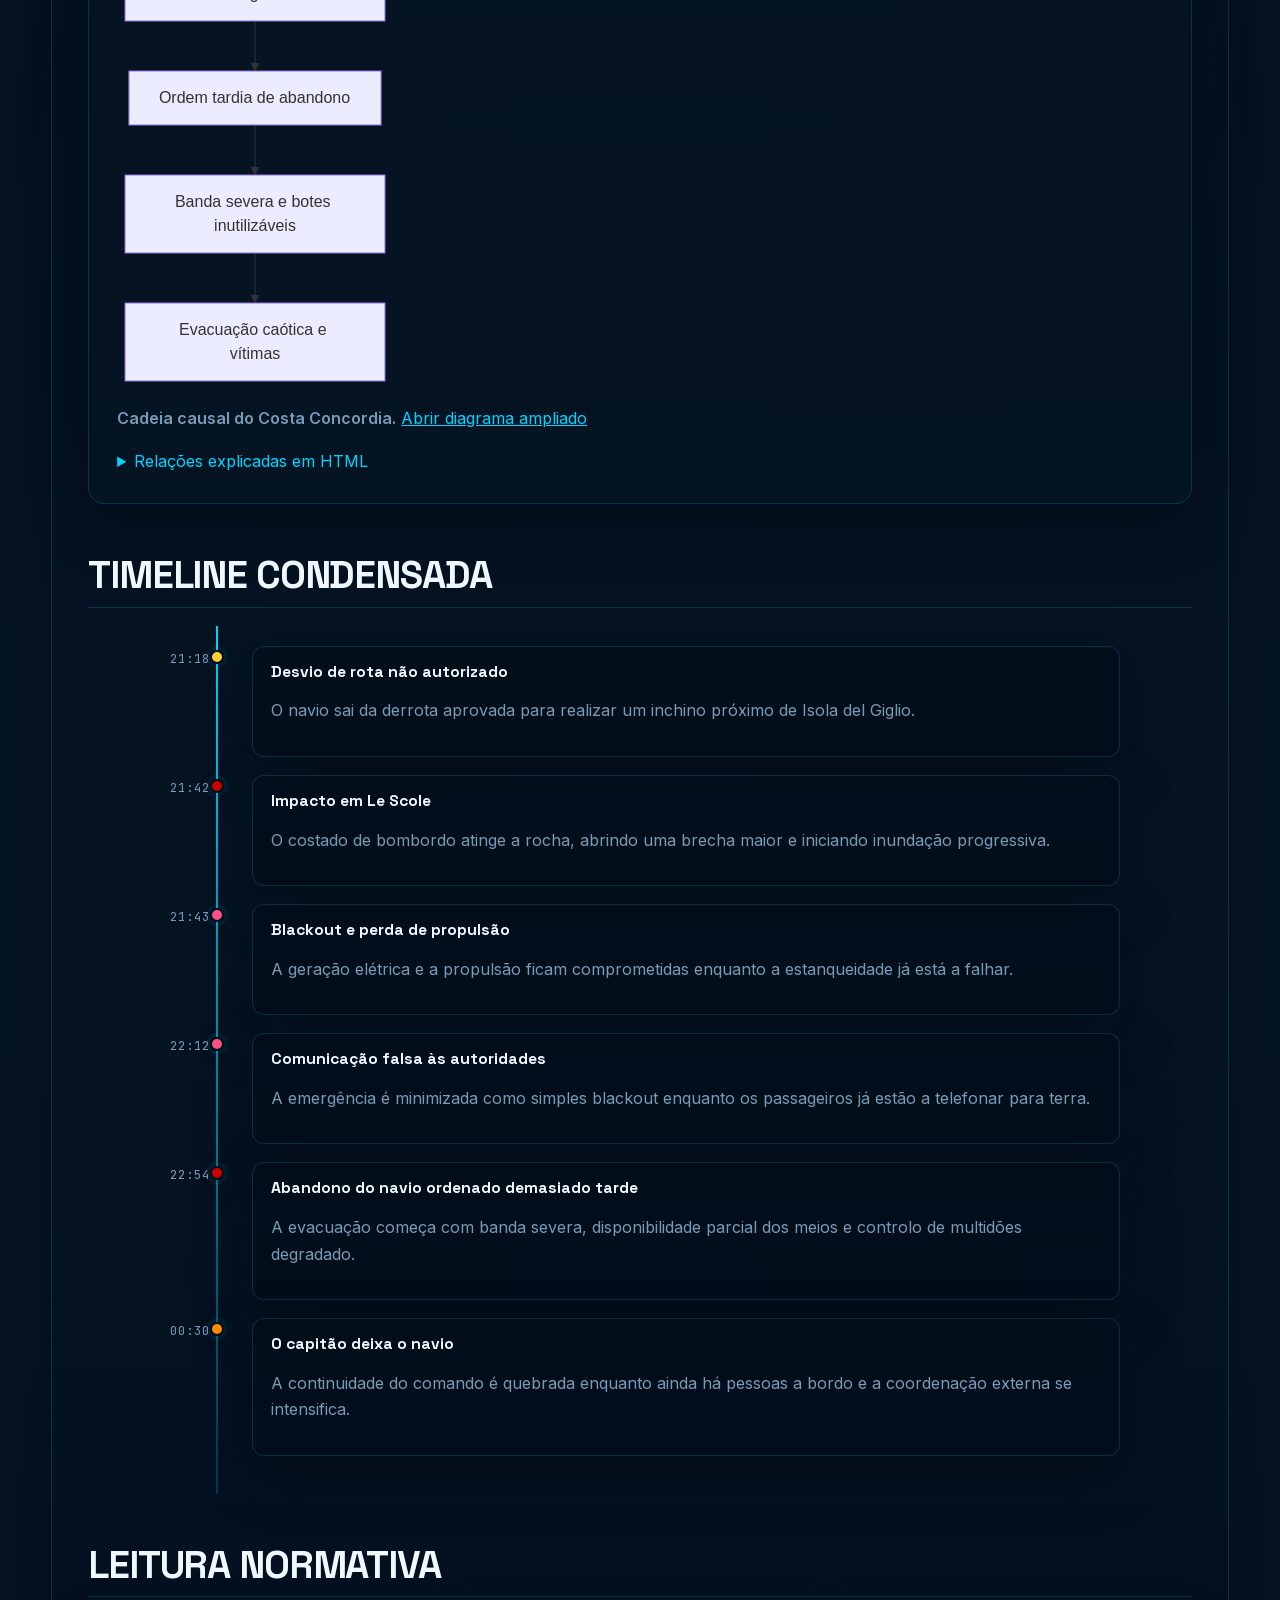
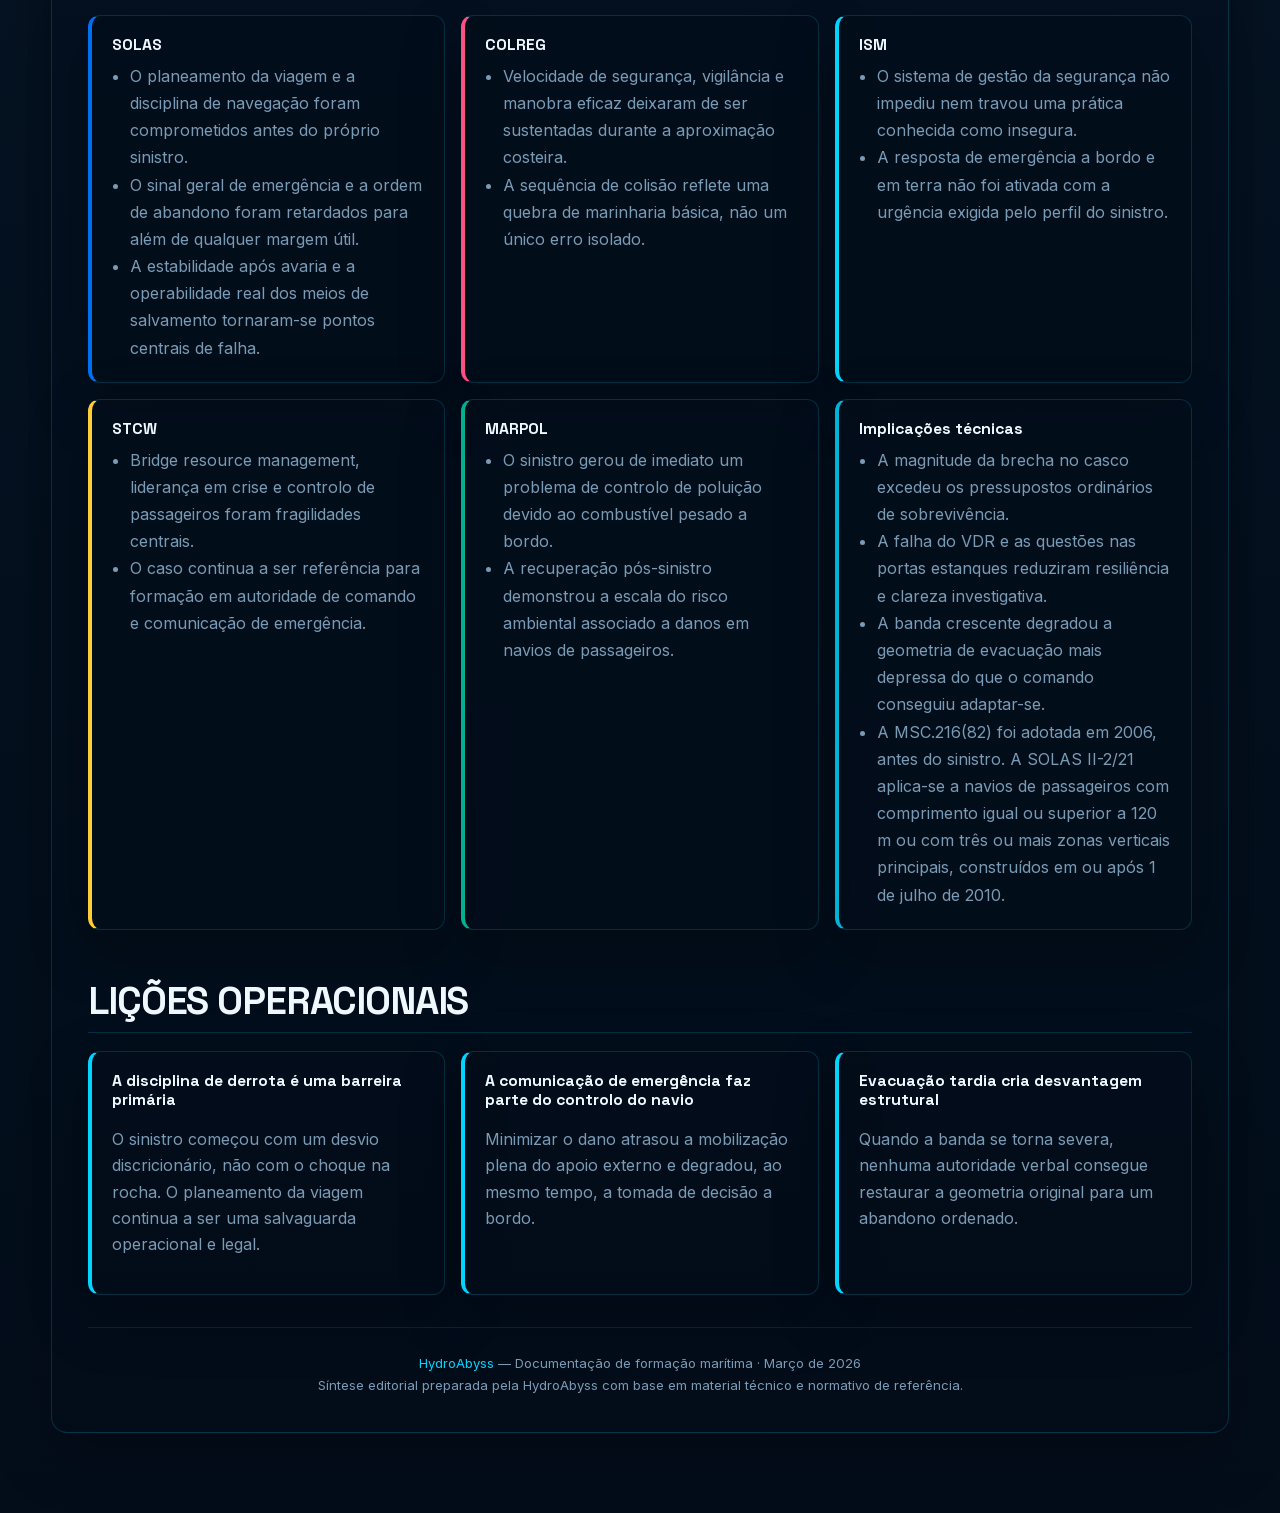
<file: pt/Costa_Concordia_Desastre.html>
<!DOCTYPE html>
<html lang="pt">
<head>
  <meta charset="UTF-8">
  <meta name="viewport" content="width=device-width, initial-scale=1.0">
  <title>Costa Concordia — Estudo de Caso Técnico | HydroAbyss</title>
  <link rel="stylesheet" href="../assets/css/hydroabyss-core.css">
  <link rel="stylesheet" href="../assets/css/diagramas.css">
</head>
<body>

<nav class="top-nav">
  <div class="top-nav-stack">
    <a href="index.html">← Voltar aos diagramas HydroAbyss</a>
    <span class="brand">HydroAbyss Cases</span>
    <a href="https://hydroabyss.com" target="_blank">hydroabyss.com</a>
  </div>
  <div class="lang-switch" aria-label="Seletor de idioma">
    <a class="lang-link" href="../Costa_Concordia_Desastre.html" lang="es">ES</a>
    <a class="lang-link" href="../en/Costa_Concordia_Desastre.html" lang="en">EN</a>
    <a class="lang-link is-active" href="Costa_Concordia_Desastre.html" lang="pt">PT</a>
  </div>
</nav>

<div class="main-container main-container-case">

<section class="concordia-hero">
  <span class="tag-telemetry">Estudo de caso técnico</span>
  <h1 class="title-display docs-title-wide">Costa Concordia</h1>
  <p class="subtitle body-copy">Quebra operacional, falhas de comando, violações normativas e lições técnicas de um dos sinistros de navios de passageiros mais relevantes da era moderna.</p>
  <p class="datos-buque">
    13 de janeiro de 2012 · Isola del Giglio, Itália · 114.500 GT · 290,2 m de comprimento · 35,5 m de boca · 4.229 pessoas a bordo · <b style="color:var(--danger)">32 mortos</b><br>
    Capitão: Francesco Schettino · Operador: Costa Crociere (Carnival Corporation) · Construído pela Fincantieri, Sestri Ponente (2004)<br>
    <span style="color:var(--warning);">VDR fora de serviço durante 15 dias antes do sinistro · última gravação válida às 23:36</span>
  </p>
  <div class="concordia-action-row">
    <a class="btn-sharp btn-primary" href="casos/costa-concordia/">Abrir gêmeo digital</a>
    <a class="btn-sharp btn-secondary-sharp" href="index.html">Ver hub de diagramas</a>
  </div>
  <div class="docs-note-grid concordia-note-grid">
    <article class="docs-note-card">
      <h3>Escopo</h3>
      <p>Esta versão em português resume a cadeia causal, as decisões de ponte, o atraso na evacuação e as consequências normativas.</p>
    </article>
    <article class="docs-note-card">
      <h3>Uso</h3>
      <p>Adequado para briefings de formação, reciclagens de oficiais, reuniões de segurança e discussão estruturada sobre BRM e gestão de crise.</p>
    </article>
    <article class="docs-note-card">
      <h3>Recurso associado</h3>
      <p>O gêmeo digital transforma esta leitura documental em checkpoints, escolhas e debriefs para formação aplicada.</p>
    </article>
  </div>
</section>

<h2 class="section-title">Cadeia causal</h2>

<div class="docs-panel diagram-shell" role="region" aria-label="Diagrama da cadeia causal do Costa Concordia" tabindex="0">
  <figure class="diagram-figure" style="--diagram-width: 276px;">
    <img class="diagram-image" src="../assets/diagrams/costa-pt.svg" width="276" height="1022" alt="Diagrama da cadeia causal desde a derrota aprovada, desvio não autorizado, impacto, blackout, resposta tardia, abandono tardio, banda severa e evacuação caótica.">
    <figcaption class="diagram-caption"><strong>Cadeia causal do Costa Concordia.</strong> <a href="../assets/diagrams/costa-pt.svg" target="_blank" rel="noopener">Abrir diagrama ampliado</a></figcaption>
    <details class="diagram-alternative"><summary>Relações explicadas em HTML</summary><p>A derrota aprovada é seguida por um desvio inchino deliberado e uma aproximação costeira insegura. Uma manobra tardia perto de Le Scole conduz a brecha no casco e blackout, reconhecimento tardio da emergência, ordem tardia de abandono, banda severa, botes inutilizáveis e evacuação caótica com vítimas.</p></details>
  </figure>
</div>

<h2 class="section-title">Timeline condensada</h2>

<div class="timeline">
  <div class="event">
    <span class="time">21:18</span>
    <div class="dot dot-warning"></div>
    <div class="content border-warning">
      <h3>Desvio de rota não autorizado</h3>
      <p>O navio sai da derrota aprovada para realizar um inchino próximo de Isola del Giglio.</p>
    </div>
  </div>
  <div class="event">
    <span class="time">21:42</span>
    <div class="dot dot-fatal"></div>
    <div class="content border-fatal">
      <h3>Impacto em Le Scole</h3>
      <p>O costado de bombordo atinge a rocha, abrindo uma brecha maior e iniciando inundação progressiva.</p>
    </div>
  </div>
  <div class="event">
    <span class="time">21:43</span>
    <div class="dot dot-critical"></div>
    <div class="content border-critical">
      <h3>Blackout e perda de propulsão</h3>
      <p>A geração elétrica e a propulsão ficam comprometidas enquanto a estanqueidade já está a falhar.</p>
    </div>
  </div>
  <div class="event">
    <span class="time">22:12</span>
    <div class="dot dot-critical"></div>
    <div class="content border-critical">
      <h3>Comunicação falsa às autoridades</h3>
      <p>A emergência é minimizada como simples blackout enquanto os passageiros já estão a telefonar para terra.</p>
    </div>
  </div>
  <div class="event">
    <span class="time">22:54</span>
    <div class="dot dot-fatal"></div>
    <div class="content border-fatal">
      <h3>Abandono do navio ordenado demasiado tarde</h3>
      <p>A evacuação começa com banda severa, disponibilidade parcial dos meios e controlo de multidões degradado.</p>
    </div>
  </div>
  <div class="event">
    <span class="time">00:30</span>
    <div class="dot dot-error"></div>
    <div class="content border-error">
      <h3>O capitão deixa o navio</h3>
      <p>A continuidade do comando é quebrada enquanto ainda há pessoas a bordo e a coordenação externa se intensifica.</p>
    </div>
  </div>
</div>

<h2 class="section-title">Leitura normativa</h2>

<div class="violations-grid">
  <div class="v-card vc-solas">
    <h3>SOLAS</h3>
    <ul>
      <li>O planeamento da viagem e a disciplina de navegação foram comprometidos antes do próprio sinistro.</li>
      <li>O sinal geral de emergência e a ordem de abandono foram retardados para além de qualquer margem útil.</li>
      <li>A estabilidade após avaria e a operabilidade real dos meios de salvamento tornaram-se pontos centrais de falha.</li>
    </ul>
  </div>
  <div class="v-card vc-colreg">
    <h3>COLREG</h3>
    <ul>
      <li>Velocidade de segurança, vigilância e manobra eficaz deixaram de ser sustentadas durante a aproximação costeira.</li>
      <li>A sequência de colisão reflete uma quebra de marinharia básica, não um único erro isolado.</li>
    </ul>
  </div>
  <div class="v-card vc-ism">
    <h3>ISM</h3>
    <ul>
      <li>O sistema de gestão da segurança não impediu nem travou uma prática conhecida como insegura.</li>
      <li>A resposta de emergência a bordo e em terra não foi ativada com a urgência exigida pelo perfil do sinistro.</li>
    </ul>
  </div>
  <div class="v-card vc-stcw">
    <h3>STCW</h3>
    <ul>
      <li>Bridge resource management, liderança em crise e controlo de passageiros foram fragilidades centrais.</li>
      <li>O caso continua a ser referência para formação em autoridade de comando e comunicação de emergência.</li>
    </ul>
  </div>
  <div class="v-card vc-marpol">
    <h3>MARPOL</h3>
    <ul>
      <li>O sinistro gerou de imediato um problema de controlo de poluição devido ao combustível pesado a bordo.</li>
      <li>A recuperação pós-sinistro demonstrou a escala do risco ambiental associado a danos em navios de passageiros.</li>
    </ul>
  </div>
  <div class="v-card vc-tecnico">
    <h3>Implicações técnicas</h3>
    <ul>
      <li>A magnitude da brecha no casco excedeu os pressupostos ordinários de sobrevivência.</li>
      <li>A falha do VDR e as questões nas portas estanques reduziram resiliência e clareza investigativa.</li>
      <li>A banda crescente degradou a geometria de evacuação mais depressa do que o comando conseguiu adaptar-se.</li>
      <li>A MSC.216(82) foi adotada em 2006, antes do sinistro. A SOLAS II-2/21 aplica-se a navios de passageiros com comprimento igual ou superior a 120 m ou com três ou mais zonas verticais principais, construídos em ou após 1 de julho de 2010.</li>
    </ul>
  </div>
</div>

<h2 class="section-title">Lições operacionais</h2>

<div class="ops-grid">
  <div class="ops-card">
    <h3>A disciplina de derrota é uma barreira primária</h3>
    <p>O sinistro começou com um desvio discricionário, não com o choque na rocha. O planeamento da viagem continua a ser uma salvaguarda operacional e legal.</p>
  </div>
  <div class="ops-card">
    <h3>A comunicação de emergência faz parte do controlo do navio</h3>
    <p>Minimizar o dano atrasou a mobilização plena do apoio externo e degradou, ao mesmo tempo, a tomada de decisão a bordo.</p>
  </div>
  <div class="ops-card">
    <h3>Evacuação tardia cria desvantagem estrutural</h3>
    <p>Quando a banda se torna severa, nenhuma autoridade verbal consegue restaurar a geometria original para um abandono ordenado.</p>
  </div>
</div>

<div class="footer">
  <a href="https://hydroabyss.com" target="_blank">HydroAbyss</a> — Documentação de formação marítima · Março de 2026<br>
  Síntese editorial preparada pela HydroAbyss com base em material técnico e normativo de referência.
</div>

</div>
</body>
</html>
</file>
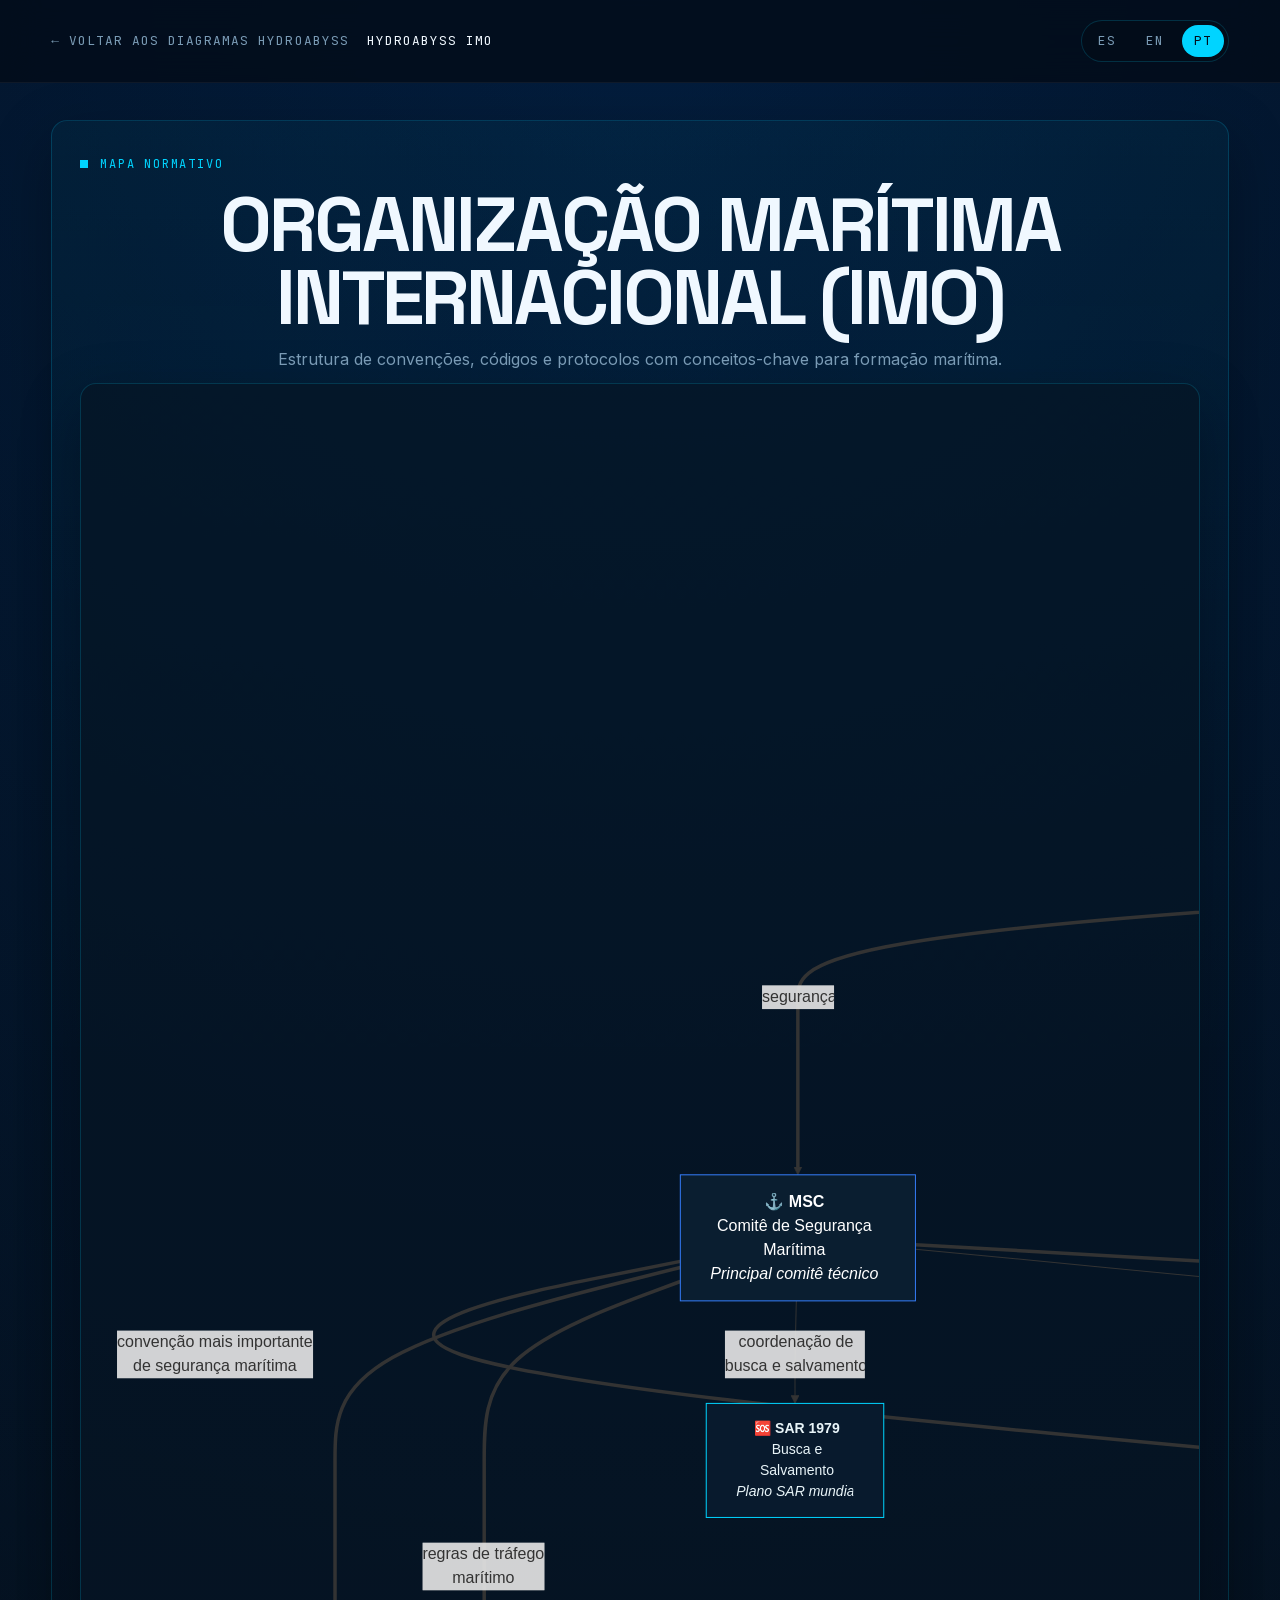
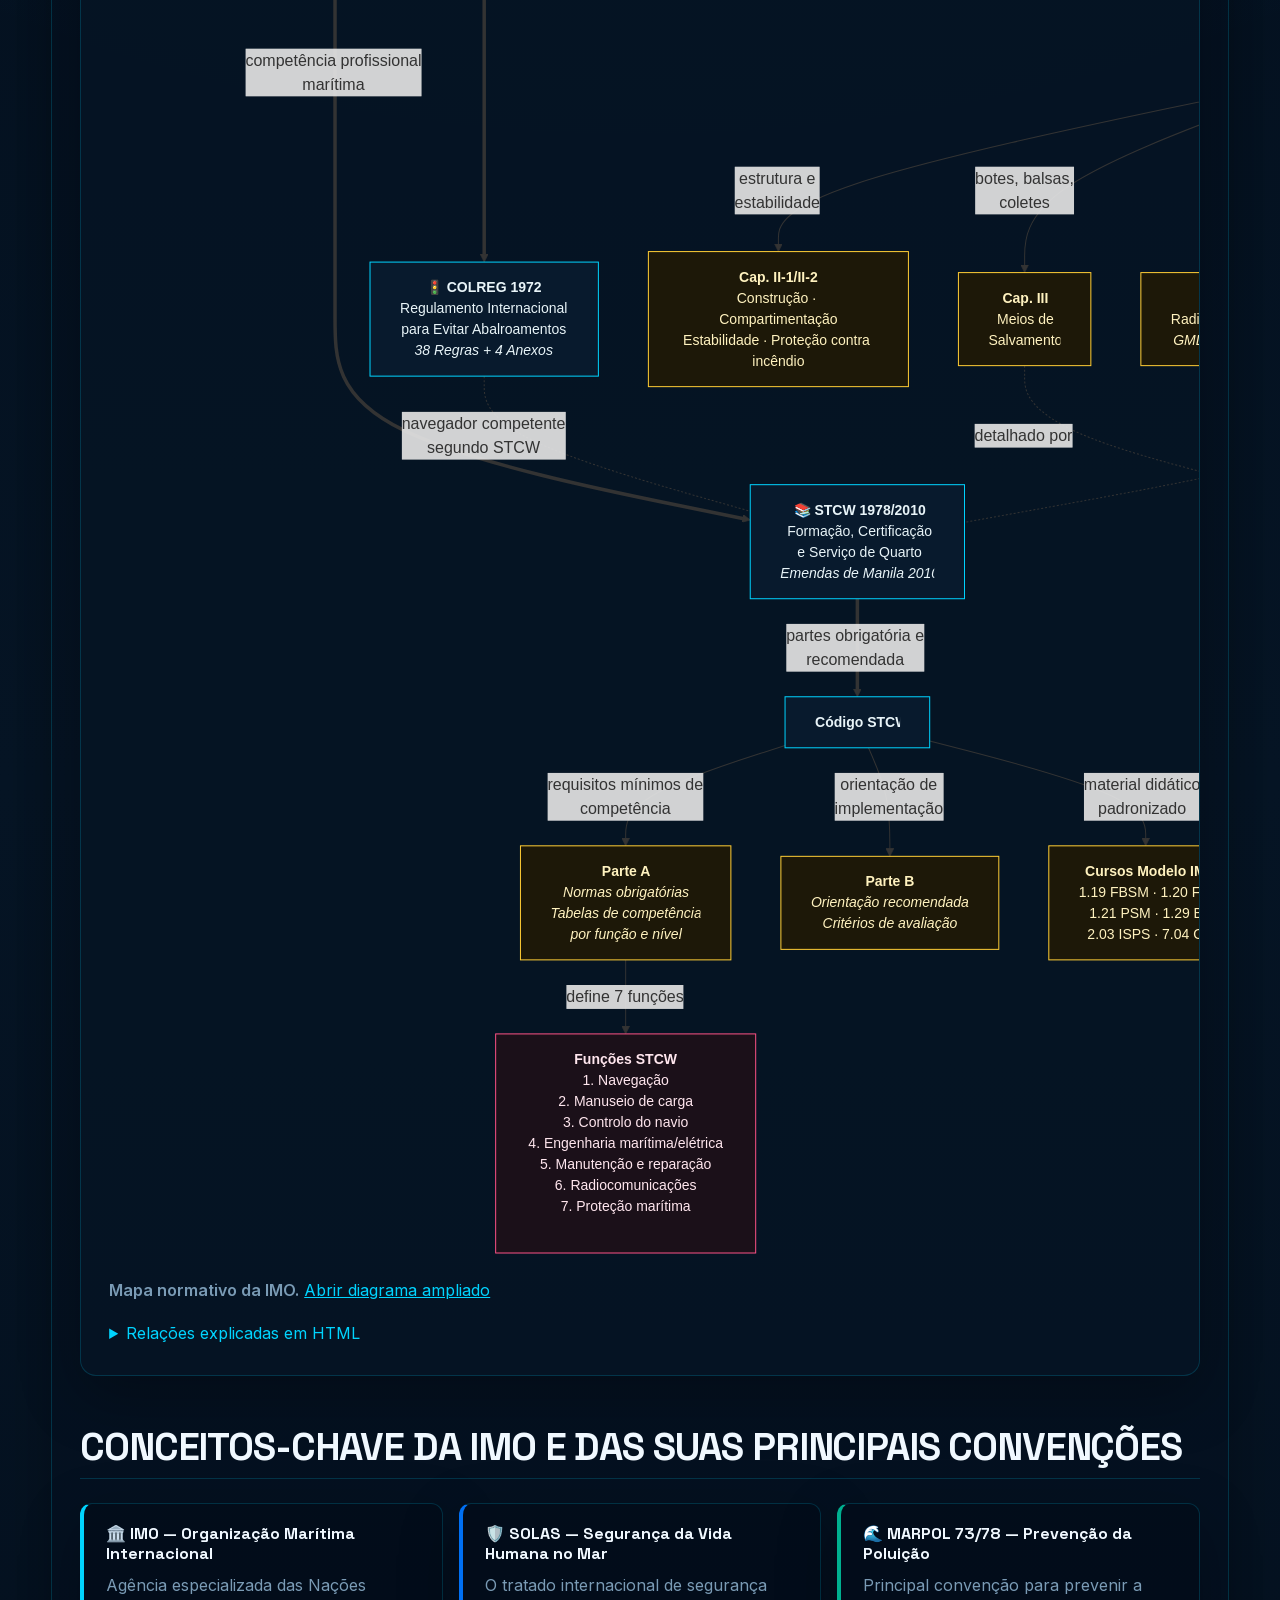
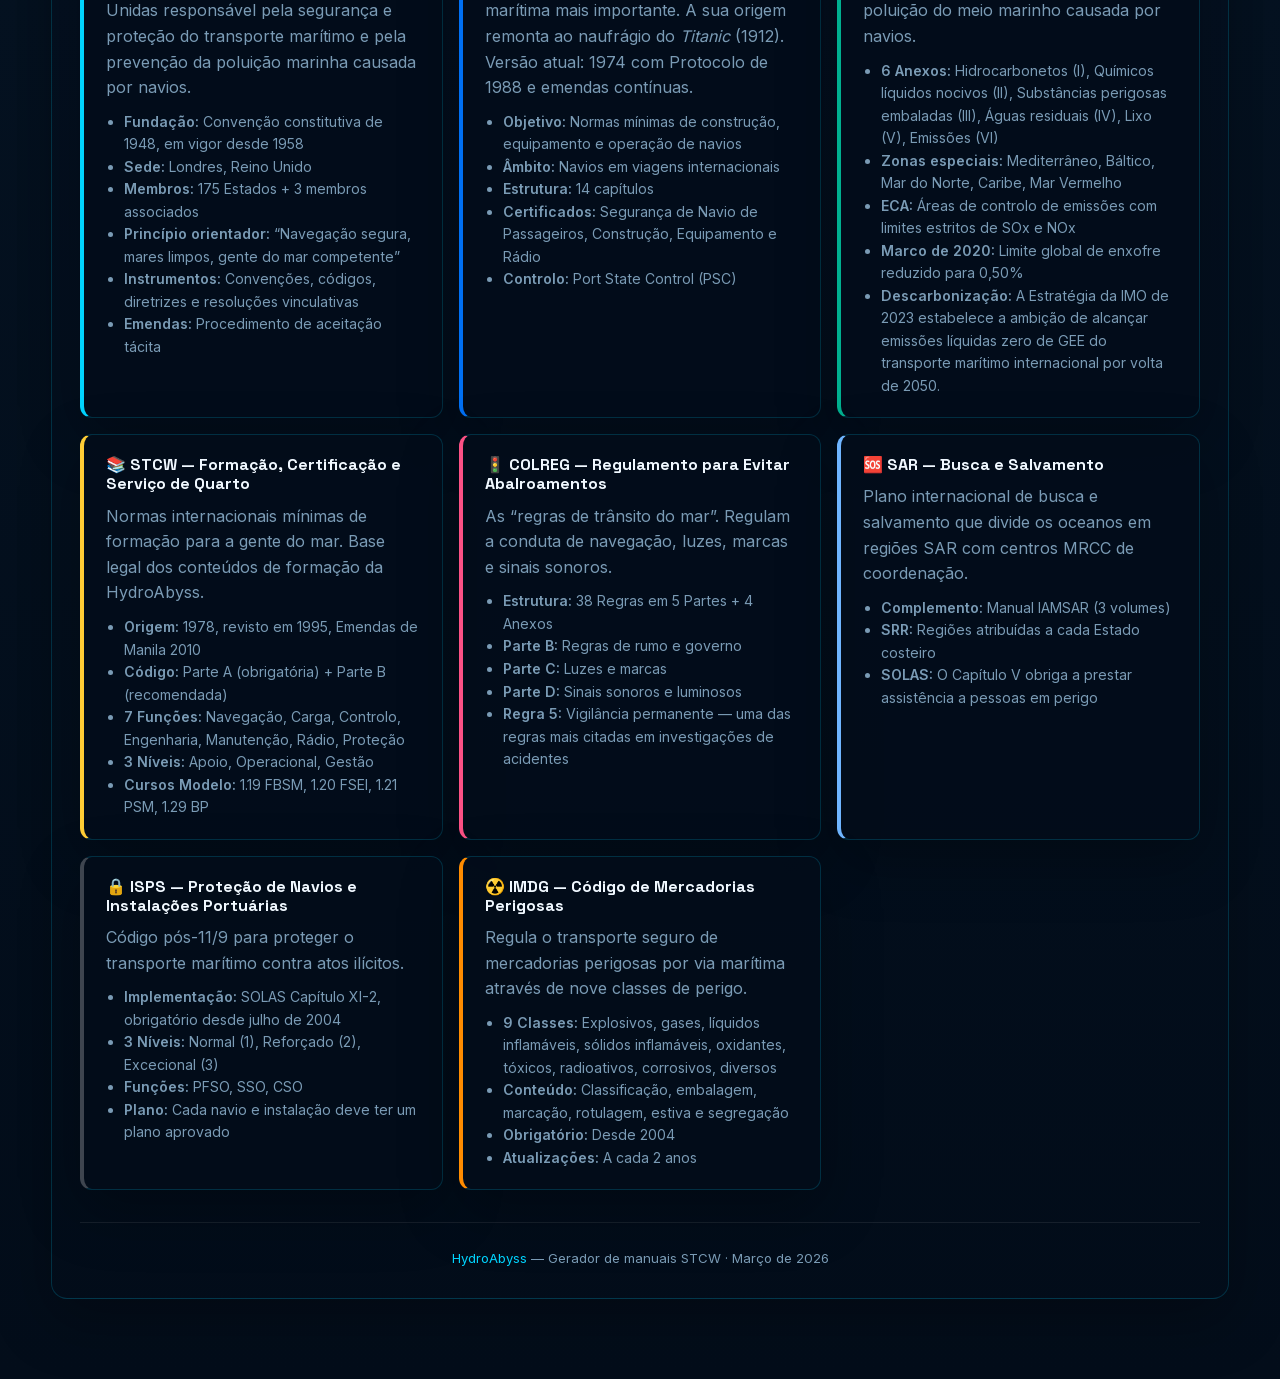
<file: pt/IMO_Convenios_Codigos.html>
<!DOCTYPE html>
<html lang="pt">
<head>
  <meta charset="UTF-8">
  <meta name="viewport" content="width=device-width, initial-scale=1.0">
  <title>IMO — Convenções e Códigos | HydroAbyss</title>
  <link rel="stylesheet" href="../assets/css/hydroabyss-core.css">
  <link rel="stylesheet" href="../assets/css/diagramas.css">
</head>
<body>

<nav class="top-nav">
  <div class="top-nav-stack">
    <a href="index.html">← Voltar aos diagramas HydroAbyss</a>
    <span class="brand">HydroAbyss IMO</span>
  </div>
  <div class="lang-switch" aria-label="Seletor de idioma">
    <a class="lang-link" href="../IMO_Convenios_Codigos.html" lang="es">ES</a>
    <a class="lang-link" href="../en/IMO_Convenios_Codigos.html" lang="en">EN</a>
    <a class="lang-link is-active" href="IMO_Convenios_Codigos.html" lang="pt">PT</a>
  </div>
</nav>

<main class="main-container">

<span class="tag-telemetry docs-kicker">Mapa normativo</span>
<h1>Organização Marítima Internacional (IMO)</h1>
<p class="subtitle">Estrutura de convenções, códigos e protocolos com conceitos-chave para formação marítima.</p>

<div class="docs-panel diagram-shell" role="region" aria-label="Diagrama de relações da IMO, dos seus órgãos, convenções e códigos" tabindex="0">
  <figure class="diagram-figure" style="--diagram-width: 5444px;">
    <img class="diagram-image" src="../assets/diagrams/imo-pt.svg" width="5444" height="2448" alt="Diagrama completo da IMO: Assembleia, Conselho e Secretaria; o Conselho relaciona os comités MSC, MEPC, Jurídico, de Cooperação Técnica e de Facilitação com convenções, códigos e anexos.">
    <figcaption class="diagram-caption"><strong>Mapa normativo da IMO.</strong> <a href="../assets/diagrams/imo-pt.svg" target="_blank" rel="noopener">Abrir diagrama ampliado</a></figcaption>
    <details class="diagram-alternative"><summary>Relações explicadas em HTML</summary><p>A IMO relaciona-se com a Assembleia, o Conselho e a Secretaria. O Conselho coordena os comités MSC, MEPC, Jurídico, de Cooperação Técnica e de Facilitação. O MSC liga-se a SOLAS, STCW, COLREG, SAR, ISPS e códigos técnicos; o MEPC a MARPOL, BWM e AFS; e o Comité Jurídico a CLC, FUND e LLMC. SOLAS desdobra-se em capítulos, MARPOL em seis anexos e STCW no seu Código, funções e cursos modelo.</p></details>
  </figure>
</div>

<h2 class="section-title">Conceitos-chave da IMO e das suas principais convenções</h2>

<div class="conceptos">

  <div class="concepto-card card-imo">
    <h3>🏛️ IMO — Organização Marítima Internacional</h3>
    <p>Agência especializada das Nações Unidas responsável pela segurança e proteção do transporte marítimo e pela prevenção da poluição marinha causada por navios.</p>
    <ul>
      <li><b>Fundação:</b> Convenção constitutiva de 1948, em vigor desde 1958</li>
      <li><b>Sede:</b> Londres, Reino Unido</li>
      <li><b>Membros:</b> 175 Estados + 3 membros associados</li>
      <li><b>Princípio orientador:</b> “Navegação segura, mares limpos, gente do mar competente”</li>
      <li><b>Instrumentos:</b> Convenções, códigos, diretrizes e resoluções vinculativas</li>
      <li><b>Emendas:</b> Procedimento de aceitação tácita</li>
    </ul>
  </div>

  <div class="concepto-card card-solas">
    <h3>🛡️ SOLAS — Segurança da Vida Humana no Mar</h3>
    <p>O tratado internacional de segurança marítima mais importante. A sua origem remonta ao naufrágio do <i>Titanic</i> (1912). Versão atual: 1974 com Protocolo de 1988 e emendas contínuas.</p>
    <ul>
      <li><b>Objetivo:</b> Normas mínimas de construção, equipamento e operação de navios</li>
      <li><b>Âmbito:</b> Navios em viagens internacionais</li>
      <li><b>Estrutura:</b> 14 capítulos</li>
      <li><b>Certificados:</b> Segurança de Navio de Passageiros, Construção, Equipamento e Rádio</li>
      <li><b>Controlo:</b> Port State Control (PSC)</li>
    </ul>
  </div>

  <div class="concepto-card card-marpol">
    <h3>🌊 MARPOL 73/78 — Prevenção da Poluição</h3>
    <p>Principal convenção para prevenir a poluição do meio marinho causada por navios.</p>
    <ul>
      <li><b>6 Anexos:</b> Hidrocarbonetos (I), Químicos líquidos nocivos (II), Substâncias perigosas embaladas (III), Águas residuais (IV), Lixo (V), Emissões (VI)</li>
      <li><b>Zonas especiais:</b> Mediterrâneo, Báltico, Mar do Norte, Caribe, Mar Vermelho</li>
      <li><b>ECA:</b> Áreas de controlo de emissões com limites estritos de SOx e NOx</li>
      <li><b>Marco de 2020:</b> Limite global de enxofre reduzido para 0,50%</li>
      <li><b>Descarbonização:</b> A Estratégia da IMO de 2023 estabelece a ambição de alcançar emissões líquidas zero de GEE do transporte marítimo internacional por volta de 2050.</li>
    </ul>
  </div>

  <div class="concepto-card card-stcw">
    <h3>📚 STCW — Formação, Certificação e Serviço de Quarto</h3>
    <p>Normas internacionais mínimas de formação para a gente do mar. Base legal dos conteúdos de formação da HydroAbyss.</p>
    <ul>
      <li><b>Origem:</b> 1978, revisto em 1995, Emendas de Manila 2010</li>
      <li><b>Código:</b> Parte A (obrigatória) + Parte B (recomendada)</li>
      <li><b>7 Funções:</b> Navegação, Carga, Controlo, Engenharia, Manutenção, Rádio, Proteção</li>
      <li><b>3 Níveis:</b> Apoio, Operacional, Gestão</li>
      <li><b>Cursos Modelo:</b> 1.19 FBSM, 1.20 FSEI, 1.21 PSM, 1.29 BP</li>
    </ul>
  </div>

  <div class="concepto-card card-colreg">
    <h3>🚦 COLREG — Regulamento para Evitar Abalroamentos</h3>
    <p>As “regras de trânsito do mar”. Regulam a conduta de navegação, luzes, marcas e sinais sonoros.</p>
    <ul>
      <li><b>Estrutura:</b> 38 Regras em 5 Partes + 4 Anexos</li>
      <li><b>Parte B:</b> Regras de rumo e governo</li>
      <li><b>Parte C:</b> Luzes e marcas</li>
      <li><b>Parte D:</b> Sinais sonoros e luminosos</li>
      <li><b>Regra 5:</b> Vigilância permanente — uma das regras mais citadas em investigações de acidentes</li>
    </ul>
  </div>

  <div class="concepto-card card-sar">
    <h3>🆘 SAR — Busca e Salvamento</h3>
    <p>Plano internacional de busca e salvamento que divide os oceanos em regiões SAR com centros MRCC de coordenação.</p>
    <ul>
      <li><b>Complemento:</b> Manual IAMSAR (3 volumes)</li>
      <li><b>SRR:</b> Regiões atribuídas a cada Estado costeiro</li>
      <li><b>SOLAS:</b> O Capítulo V obriga a prestar assistência a pessoas em perigo</li>
    </ul>
  </div>

  <div class="concepto-card card-isps">
    <h3>🔒 ISPS — Proteção de Navios e Instalações Portuárias</h3>
    <p>Código pós-11/9 para proteger o transporte marítimo contra atos ilícitos.</p>
    <ul>
      <li><b>Implementação:</b> SOLAS Capítulo XI-2, obrigatório desde julho de 2004</li>
      <li><b>3 Níveis:</b> Normal (1), Reforçado (2), Excecional (3)</li>
      <li><b>Funções:</b> PFSO, SSO, CSO</li>
      <li><b>Plano:</b> Cada navio e instalação deve ter um plano aprovado</li>
    </ul>
  </div>

  <div class="concepto-card card-imdg">
    <h3>☢️ IMDG — Código de Mercadorias Perigosas</h3>
    <p>Regula o transporte seguro de mercadorias perigosas por via marítima através de nove classes de perigo.</p>
    <ul>
      <li><b>9 Classes:</b> Explosivos, gases, líquidos inflamáveis, sólidos inflamáveis, oxidantes, tóxicos, radioativos, corrosivos, diversos</li>
      <li><b>Conteúdo:</b> Classificação, embalagem, marcação, rotulagem, estiva e segregação</li>
      <li><b>Obrigatório:</b> Desde 2004</li>
      <li><b>Atualizações:</b> A cada 2 anos</li>
    </ul>
  </div>

</div>

<div class="footer">
  <a href="https://hydroabyss.com" target="_blank">HydroAbyss</a> — Gerador de manuais STCW · Março de 2026
</div>

</main>
</body>
</html>
</file>
<file: assets/css/hydroabyss-core.css>
/* Fuentes autoalojadas; licencias en ../fonts/LICENSE-*.txt */
@font-face { font-family: 'Inter'; src: url('../fonts/inter-latin.woff2') format('woff2'); font-weight: 300 600; font-style: normal; font-display: swap; }
@font-face { font-family: 'JetBrains Mono'; src: url('../fonts/jetbrains-mono-latin.woff2') format('woff2'); font-weight: 400 700; font-style: normal; font-display: swap; }
@font-face { font-family: 'Space Grotesk'; src: url('../fonts/space-grotesk-latin.woff2') format('woff2'); font-weight: 500 700; font-style: normal; font-display: swap; }

:root {
  --bg: #030d1a;
  --bg2: #061525;
  --bg3: #0a1e30;
  --black: var(--bg);
  --dark: var(--bg2);

  --cyan: #00d4ff;
  --blue: #0070f3;
  --teal: #00b4d8;
  --primary: var(--cyan);
  --primary-dark: var(--blue);
  --meteorite-dark: var(--bg2);
  --meteorite: #7acbff;
  --meteorite-light: #d8f1ff;
  --primary-light: rgba(0, 212, 255, 0.12);
  --success: #00b090;
  --danger: #fc5185;
  --warning: #ffcd35;
  --azure: #357df9;

  --white: #e8f4f8;
  --white-strong: #f0f8ff;
  --gray: #7a9bb5;
  --gray-border: rgba(255, 255, 255, 0.12);
  --gray-light: rgba(3, 13, 26, 0.78);

  --border: rgba(0, 212, 255, 0.18);
  --border-strong: rgba(0, 212, 255, 0.32);
  --card: rgba(6, 21, 37, 0.72);
  --shadow-soft: 0 20px 60px rgba(0, 0, 0, 0.28);
  --radius-sm: 8px;
  --radius-md: 12px;
  --radius-lg: 16px;

  --font-display: 'Space Grotesk', sans-serif;
  --font-body: 'Inter', sans-serif;
  --font-mono: 'JetBrains Mono', monospace;

  --space-xs: 8px;
  --space-sm: 16px;
  --space-md: 24px;
  --space-lg: 40px;
  --space-xl: 60px;
  --space-2xl: 100px;
  --space-3xl: 140px;

  --ease-mechanical: cubic-bezier(0.85, 0, 0.15, 1);
}

*,
*::before,
*::after {
  box-sizing: border-box;
}

html {
  scroll-behavior: smooth;
}

body {
  margin: 0;
  background:
    radial-gradient(circle at top, rgba(0, 112, 243, 0.16), transparent 38%),
    linear-gradient(180deg, var(--bg) 0%, var(--bg2) 52%, var(--bg) 100%);
  color: var(--white);
  font-family: var(--font-body);
  font-size: 1rem;
  line-height: 1.7;
  -webkit-font-smoothing: antialiased;
  text-rendering: optimizeLegibility;
  overflow-x: hidden;
}

a {
  color: inherit;
  text-decoration: none;
}

a:focus-visible,
button:focus-visible,
input:focus-visible,
select:focus-visible,
textarea:focus-visible {
  outline: 2px solid var(--cyan);
  outline-offset: 3px;
}

.nav {
  position: fixed;
  inset: 0 0 auto 0;
  z-index: 100;
  display: flex;
  align-items: center;
  justify-content: space-between;
  gap: 24px;
  padding: 20px 4vw;
  background: rgba(3, 13, 26, 0.84);
  border-bottom: 1px solid rgba(255, 255, 255, 0.05);
  backdrop-filter: blur(20px);
}

.nav-links {
  display: flex;
  gap: 24px;
}

.nav-links a {
  font-family: var(--font-mono);
  font-size: 0.8rem;
  letter-spacing: 0.08em;
  text-transform: uppercase;
  color: var(--gray);
  transition: color 0.35s ease;
}

.nav-links a:hover,
.nav-links a:focus-visible {
  color: var(--cyan);
}

.container {
  width: min(calc(100% - 8vw), 1360px);
  margin-inline: auto;
}

.section {
  padding: var(--space-3xl) 0;
}

.tag-telemetry {
  display: inline-flex;
  align-items: center;
  gap: 12px;
  font-family: var(--font-mono);
  font-size: 0.75rem;
  letter-spacing: 0.15em;
  text-transform: uppercase;
  color: var(--cyan);
}

.tag-telemetry::before {
  content: '';
  width: 8px;
  height: 8px;
  flex-shrink: 0;
  background: var(--cyan);
}

.title-display {
  margin: 0 0 20px;
  font-family: var(--font-display);
  font-size: clamp(2.4rem, 6vw, 5.5rem);
  line-height: 0.95;
  letter-spacing: -0.04em;
  text-transform: uppercase;
  color: var(--white-strong);
}

.title-section {
  margin: 0 0 20px;
  font-family: var(--font-display);
  font-size: clamp(1.9rem, 4vw, 3.2rem);
  line-height: 0.96;
  letter-spacing: -0.03em;
  text-transform: uppercase;
  color: var(--white-strong);
}

.body-copy {
  max-width: 72ch;
  margin: 0;
  font-family: var(--font-body);
  font-size: 1.05rem;
  line-height: 1.75;
  color: var(--white);
}

.meta-copy {
  font-family: var(--font-mono);
  font-size: 0.78rem;
  line-height: 1.7;
  letter-spacing: 0.12em;
  text-transform: uppercase;
  color: var(--gray);
}

.btn-sharp {
  position: relative;
  display: inline-flex;
  align-items: center;
  justify-content: center;
  min-height: 52px;
  padding: 16px 32px;
  border: 1px solid transparent;
  border-radius: 0;
  overflow: hidden;
  cursor: pointer;
  font-family: var(--font-mono);
  font-size: 0.84rem;
  letter-spacing: 0.06em;
  text-transform: uppercase;
  transition:
    color 0.35s ease,
    border-color 0.35s ease,
    transform 0.2s ease;
}

.btn-sharp::before {
  content: '';
  position: absolute;
  inset: 0;
  transform: translateX(-102%);
  transition: transform 0.35s var(--ease-mechanical);
  z-index: -1;
}

.btn-sharp:hover::before,
.btn-sharp:focus-visible::before {
  transform: translateX(0);
}

.btn-primary {
  background: var(--cyan);
  color: var(--black);
}

.btn-primary::before {
  background: var(--white-strong);
}

@media (max-width: 900px) {
  .section {
    padding: 120px 0;
  }
}

@media (max-width: 600px) {
  .section {
    padding: 100px 0;
  }

  .container {
    width: min(calc(100% - 32px), 1360px);
  }
}
</file>
<file: assets/css/diagramas.css>
.docs-page {
  padding-top: 120px;
  padding-bottom: 80px;
}

.docs-hero {
  padding-bottom: 48px;
}

.docs-kicker {
  margin-bottom: 14px;
}

.docs-title {
  max-width: 12ch;
}

.docs-title.docs-title-wide {
  max-width: none;
}

.docs-subtitle {
  max-width: 76ch;
  color: var(--gray);
}

.docs-panel {
  background: var(--card);
  border: 1px solid var(--border);
  border-radius: var(--radius-lg);
  box-shadow: var(--shadow-soft);
  padding: 28px;
}

.docs-panel-soft {
  background: rgba(3, 13, 26, 0.78);
  border: 1px solid var(--border);
  border-radius: var(--radius-md);
}

.docs-shell {
  display: grid;
  gap: 24px;
}

.docs-section-heading {
  margin-bottom: 20px;
}

.docs-section-title {
  margin: 0 0 10px;
  font-family: var(--font-display);
  font-size: clamp(1.5rem, 3vw, 2.4rem);
  line-height: 1;
  letter-spacing: -0.03em;
  text-transform: uppercase;
  color: var(--white-strong);
}

.docs-section-copy {
  max-width: 72ch;
  margin: 0;
  color: var(--gray);
}

.docs-footer {
  margin-top: 32px;
  padding-top: 24px;
  border-top: 1px solid rgba(255, 255, 255, 0.08);
  text-align: center;
  color: var(--gray);
  font-size: 0.82rem;
  line-height: 1.7;
}

.docs-footer a {
  color: var(--cyan);
}

.docs-link-grid,
.concept-grid {
  display: grid;
  gap: 16px;
}

.docs-link-card,
.concept-card {
  display: block;
  padding: 20px 22px;
  background: rgba(3, 13, 26, 0.82);
  border: 1px solid var(--border);
  border-radius: var(--radius-md);
  box-shadow: var(--shadow-soft);
  transition: transform 0.2s ease, border-color 0.2s ease, background 0.2s ease;
}

.docs-link-card:hover,
.docs-link-card:focus-visible,
.concept-card:hover {
  transform: translateY(-2px);
  border-color: var(--border-strong);
  background: rgba(10, 30, 48, 0.92);
}

.docs-link-card-title,
.concept-card h3 {
  display: block;
  margin: 0 0 8px;
  font-family: var(--font-display);
  font-size: 1.02rem;
  line-height: 1.2;
  color: var(--white-strong);
}

.docs-link-card p,
.concept-card p,
.concept-card ul,
.concept-card li {
  color: var(--gray);
}

.docs-link-card p,
.concept-card p {
  margin: 0;
  line-height: 1.6;
}

.concept-grid {
  grid-template-columns: repeat(auto-fit, minmax(280px, 1fr));
}

.concept-card ul {
  margin: 10px 0 0;
  padding-left: 18px;
  font-size: 0.88rem;
  line-height: 1.6;
}

.pill-tag {
  display: inline-flex;
  width: fit-content;
  margin-top: 12px;
  padding: 4px 10px;
  border-radius: 999px;
  font-family: var(--font-mono);
  font-size: 0.7rem;
  letter-spacing: 0.08em;
  text-transform: uppercase;
}

.pill-tag.is-primary {
  background: rgba(0, 176, 144, 0.14);
  color: #8ef0dd;
}

.pill-tag.is-danger {
  background: rgba(252, 81, 133, 0.14);
  color: #ff9ebb;
}

.diagram-shell {
  min-width: 0;
  overflow: auto;
  max-width: 100%;
}

.diagram-figure {
  margin: 0;
  min-width: max-content;
}

.diagram-image {
  display: block;
  width: var(--diagram-width);
  max-width: none;
  height: auto;
}

.diagram-caption {
  width: min(100%, 72ch);
  margin: 16px 0 0;
  color: var(--gray);
}

.diagram-caption a {
  color: var(--cyan);
  text-decoration: underline;
}

.diagram-alternative {
  width: min(100%, 72ch);
  margin: 16px 0 0;
  color: var(--white);
}

.diagram-alternative summary {
  cursor: pointer;
  color: var(--cyan);
}

.docs-note-grid {
  display: grid;
  gap: 16px;
}

.docs-note-card {
  padding: 18px;
  border: 1px solid var(--border);
  border-radius: var(--radius-md);
  background: rgba(3, 13, 26, 0.78);
}

.docs-note-card h3 {
  margin: 0 0 8px;
  font-family: var(--font-display);
  font-size: 1rem;
  text-transform: uppercase;
  color: var(--white-strong);
}

.docs-note-card p,
.docs-note-card li {
  color: var(--gray);
  line-height: 1.65;
}

.docs-note-card ul {
  margin: 10px 0 0;
  padding-left: 18px;
}

.top-bar {
  width: min(calc(100% - 8vw), 1360px);
  margin: 0 auto 28px;
  padding-top: 120px;
}

.top-bar a {
  font-family: var(--font-mono);
  font-size: 0.8rem;
  letter-spacing: 0.08em;
  text-transform: uppercase;
  color: var(--gray);
}

.top-bar a:hover,
.top-bar a:focus-visible {
  color: var(--cyan);
}

.top-nav {
  position: fixed;
  inset: 0 0 auto 0;
  z-index: 100;
  display: flex;
  align-items: center;
  justify-content: space-between;
  gap: 24px;
  padding: 20px 4vw;
  background: rgba(3, 13, 26, 0.84);
  border-bottom: 1px solid rgba(255, 255, 255, 0.05);
  backdrop-filter: blur(20px);
  min-width: 0;
}

.top-nav a,
.top-nav .brand {
  font-family: var(--font-mono);
  font-size: 0.8rem;
  letter-spacing: 0.08em;
  text-transform: uppercase;
}

.top-nav a {
  color: var(--gray);
}

.top-nav a:hover,
.top-nav a:focus-visible {
  color: var(--cyan);
}

.top-nav .brand {
  color: var(--white-strong);
}

.nav-stack,
.top-nav-stack {
  display: flex;
  align-items: center;
  gap: 18px;
  flex-wrap: wrap;
  min-width: 0;
}

.lang-switch {
  display: inline-flex;
  align-items: center;
  gap: 6px;
  padding: 4px;
  border: 1px solid var(--border);
  border-radius: 999px;
  background: rgba(3, 13, 26, 0.68);
}

.lang-link {
  display: inline-flex;
  align-items: center;
  justify-content: center;
  min-width: 42px;
  min-height: 32px;
  padding: 0 12px;
  border-radius: 999px;
  font-family: var(--font-mono);
  font-size: 0.72rem;
  letter-spacing: 0.08em;
  text-transform: uppercase;
  color: var(--gray);
  transition: color 0.2s ease, background 0.2s ease, border-color 0.2s ease;
}

.lang-link:hover,
.lang-link:focus-visible {
  color: var(--white);
  background: rgba(0, 212, 255, 0.08);
}

.lang-link.is-active {
  color: var(--black);
  background: var(--cyan);
}

.main-container {
  width: min(calc(100% - 8vw), 1280px);
  margin: 120px auto 80px;
  padding: 28px;
  background:
    linear-gradient(180deg, rgba(0, 212, 255, 0.05), rgba(0, 212, 255, 0) 22%),
    rgba(3, 13, 26, 0.12);
  border: 1px solid var(--border);
  border-radius: var(--radius-lg);
  box-shadow: var(--shadow-soft);
  min-width: 0;
}

.main-container-case {
  padding: 36px;
}

.concordia-hero {
  display: grid;
  gap: 18px;
  min-width: 0;
}

.main-container-case .title-display {
  margin: 0;
  font-size: clamp(2.8rem, 6vw, 5.4rem);
  line-height: 0.94;
  letter-spacing: -0.04em;
  text-transform: uppercase;
}

.concordia-hero .subtitle,
.concordia-hero .datos-buque {
  max-width: 84ch;
  margin-inline: auto;
}

.concordia-note-grid {
  grid-template-columns: repeat(3, minmax(220px, 1fr));
}

.concordia-action-row {
  display: flex;
  flex-wrap: wrap;
  justify-content: center;
  gap: 12px;
}

.btn-secondary-sharp {
  border-color: var(--border);
  color: var(--white);
  background: rgba(3, 13, 26, 0.78);
}

.btn-secondary-sharp::before {
  background: rgba(0, 212, 255, 0.12);
}

.btn-secondary-sharp:hover,
.btn-secondary-sharp:focus-visible {
  border-color: var(--border-strong);
}

.main-container > h1,
.main-container > .subtitle,
.main-container > .datos-buque {
  text-align: center;
}

h1 {
  margin: 0 0 12px;
  font-family: var(--font-display);
  font-size: clamp(2.6rem, 6vw, 4.8rem);
  line-height: 0.95;
  letter-spacing: -0.04em;
  text-transform: uppercase;
  color: var(--white-strong);
}

.subtitle {
  margin: 0 0 10px;
  color: var(--gray);
  font-size: 1rem;
}

.datos-buque {
  color: var(--gray);
  font-size: 0.9rem;
  line-height: 1.7;
}

.section-title {
  margin: 52px 0 18px;
  padding-bottom: 12px;
  border-bottom: 1px solid var(--border);
  font-family: var(--font-display);
  font-size: clamp(1.5rem, 3vw, 2.4rem);
  line-height: 1;
  letter-spacing: -0.03em;
  text-transform: uppercase;
  color: var(--white-strong);
}

.mermaid {
  display: flex;
  justify-content: center;
  overflow-x: auto;
}

.mermaid svg {
  max-width: 100%;
  height: auto;
}

.conceptos {
  display: grid;
  grid-template-columns: repeat(auto-fit, minmax(280px, 1fr));
  gap: 16px;
  margin-top: 24px;
}

.concepto-card {
  padding: 20px 22px;
  background: rgba(3, 13, 26, 0.82);
  border: 1px solid var(--border);
  border-radius: var(--radius-md);
  box-shadow: var(--shadow-soft);
  transition: transform 0.2s ease, border-color 0.2s ease, background 0.2s ease;
}

.concepto-card:hover {
  transform: translateY(-2px);
  border-color: var(--border-strong);
  background: rgba(10, 30, 48, 0.92);
}

.concepto-card h3 {
  margin: 0 0 10px;
  font-family: var(--font-display);
  font-size: 1rem;
  line-height: 1.2;
  color: var(--white-strong);
}

.concepto-card p,
.concepto-card li {
  color: var(--gray);
}

.concepto-card p {
  margin: 0;
  line-height: 1.6;
}

.concepto-card ul {
  margin: 10px 0 0;
  padding-left: 18px;
  font-size: 0.88rem;
  line-height: 1.6;
}

.card-imo { border-left: 4px solid var(--cyan); }
.card-solas { border-left: 4px solid var(--blue); }
.card-marpol { border-left: 4px solid var(--success); }
.card-stcw { border-left: 4px solid var(--warning); }
.card-colreg { border-left: 4px solid var(--danger); }
.card-sar { border-left: 4px solid #6fb5ff; }
.card-isps { border-left: 4px solid rgba(255, 255, 255, 0.24); }
.card-imdg { border-left: 4px solid #ff8c00; }

.timeline {
  max-width: 960px;
  margin: 0 auto;
  position: relative;
  padding: 20px 0;
}

.timeline::before {
  content: '';
  position: absolute;
  left: 56px;
  top: 0;
  bottom: 0;
  width: 2px;
  background: linear-gradient(to bottom, var(--cyan), rgba(0, 212, 255, 0.2));
}

.event {
  position: relative;
  margin-bottom: 18px;
  padding-left: 92px;
}

.event .time {
  position: absolute;
  left: 0;
  top: 3px;
  width: 50px;
  text-align: right;
  font-family: var(--font-mono);
  font-size: 0.76rem;
  letter-spacing: 0.08em;
  text-transform: uppercase;
  color: var(--gray);
}

.event .dot {
  position: absolute;
  left: 50px;
  top: 4px;
  width: 14px;
  height: 14px;
  border-radius: 50%;
  border: 2px solid var(--bg);
  box-shadow: 0 0 0 4px rgba(0, 212, 255, 0.06);
}

.dot-normal { background: var(--success); }
.dot-warning { background: var(--warning); }
.dot-error { background: #ff8c00; }
.dot-critical { background: var(--danger); }
.dot-fatal { background: #cc0000; }
.dot-info { background: var(--blue); }

.event .content,
.v-card,
.ops-card,
.lecciones,
.transcript {
  background: rgba(3, 13, 26, 0.78);
  border: 1px solid var(--border);
  border-radius: var(--radius-md);
  box-shadow: var(--shadow-soft);
}

.event .content {
  padding: 16px 18px;
  transition: transform 0.2s ease, border-color 0.2s ease;
}

.event .content:hover,
.v-card:hover,
.ops-card:hover {
  transform: translateY(-2px);
  border-color: var(--border-strong);
}

.event .content h3,
.v-card h3,
.ops-card h3,
.lecciones h3,
.transcript h3 {
  margin: 0 0 8px;
  font-family: var(--font-display);
  font-size: 0.98rem;
  line-height: 1.2;
  color: var(--white-strong);
}

.event .content p,
.v-card p,
.v-card li,
.ops-card p,
.ops-card li,
.lecciones li,
.transcript .line,
.transcript .text {
  color: var(--gray);
}

.event .content p,
.v-card p,
.ops-card p,
.lecciones li,
.transcript .line,
.transcript .text {
  line-height: 1.65;
}

.event .violations {
  margin-top: 10px;
  display: flex;
  flex-wrap: wrap;
  gap: 6px;
}

.tag {
  display: inline-flex;
  padding: 4px 10px;
  border-radius: 999px;
  font-family: var(--font-mono);
  font-size: 0.68rem;
  letter-spacing: 0.06em;
  text-transform: uppercase;
}

.tag-solas { background: rgba(0, 112, 243, 0.18); color: #90c6ff; }
.tag-colreg { background: rgba(252, 81, 133, 0.16); color: #ff9ebb; }
.tag-ism { background: rgba(0, 212, 255, 0.12); color: var(--cyan); }
.tag-stcw { background: rgba(255, 205, 53, 0.16); color: #ffe38b; }
.tag-marpol { background: rgba(0, 176, 144, 0.16); color: #8ef0dd; }
.tag-ley { background: rgba(255, 255, 255, 0.08); color: var(--white); }
.tag-sar { background: rgba(53, 125, 249, 0.16); color: #a7cbff; }
.tag-tesis { background: rgba(0, 212, 255, 0.12); color: var(--cyan); }

.border-normal { border-left: 3px solid var(--success); }
.border-warning { border-left: 3px solid var(--warning); }
.border-error { border-left: 3px solid #ff8c00; }
.border-critical { border-left: 3px solid var(--danger); }
.border-fatal { border-left: 3px solid #cc0000; }
.border-info { border-left: 3px solid var(--blue); }

.violations-grid,
.ops-grid {
  display: grid;
  grid-template-columns: repeat(auto-fit, minmax(280px, 1fr));
  gap: 16px;
}

.v-card,
.ops-card,
.lecciones,
.transcript {
  padding: 20px;
  min-width: 0;
}

.v-card ul,
.ops-card ul,
.lecciones ul {
  margin: 8px 0 0;
  padding-left: 18px;
}

.vc-solas { border-left: 4px solid var(--blue); }
.vc-colreg { border-left: 4px solid var(--danger); }
.vc-ism { border-left: 4px solid var(--cyan); }
.vc-stcw { border-left: 4px solid var(--warning); }
.vc-marpol { border-left: 4px solid var(--success); }
.vc-ley { border-left: 4px solid rgba(255, 255, 255, 0.18); }
.vc-tecnico { border-left: 4px solid var(--teal); }

.transcript {
  border-left: 4px solid var(--cyan);
}

.transcript .speaker {
  font-family: var(--font-mono);
  font-size: 0.76rem;
  letter-spacing: 0.08em;
  text-transform: uppercase;
}

.transcript .defalco { color: var(--cyan); }
.transcript .schettino { color: #ff9ebb; }
.transcript .stage {
  margin: 16px 0 8px;
  color: var(--white);
  font-family: var(--font-mono);
  font-size: 0.74rem;
  letter-spacing: 0.08em;
  text-transform: uppercase;
}

.ops-card .date {
  color: var(--cyan);
  font-family: var(--font-mono);
  font-size: 0.74rem;
  letter-spacing: 0.06em;
  text-transform: uppercase;
}

.ops-card {
  border-left: 4px solid var(--cyan);
}

.footer {
  margin-top: 32px;
  padding-top: 24px;
  border-top: 1px solid rgba(255, 255, 255, 0.08);
  text-align: center;
  color: var(--gray);
  font-size: 0.82rem;
  line-height: 1.7;
}

.footer a {
  color: var(--cyan);
}

@media (max-width: 900px) {
  .docs-page {
    padding-top: 110px;
  }

  .docs-panel {
    padding: 22px;
  }

  .concordia-note-grid,
  .violations-grid,
  .ops-grid {
    grid-template-columns: 1fr;
  }

  .top-nav {
    align-items: flex-start;
  }
}

@media (max-width: 600px) {
  .docs-page {
    padding-top: 96px;
    padding-bottom: 56px;
  }

  .docs-panel {
    padding: 18px;
  }

  .top-bar {
    padding-top: 100px;
  }

  .main-container {
    width: min(calc(100% - 32px), 1280px);
    margin: 100px auto 48px;
    padding: 18px;
  }

  .main-container-case {
    padding: 22px;
  }

  .concordia-note-grid {
    grid-template-columns: 1fr;
  }

  .timeline::before {
    left: 18px;
  }

  .event {
    padding-left: 44px;
  }

  .event .time {
    position: static;
    width: auto;
    margin-bottom: 8px;
    text-align: left;
  }

  .event .dot {
    left: 12px;
    top: 32px;
  }
}
</file>
